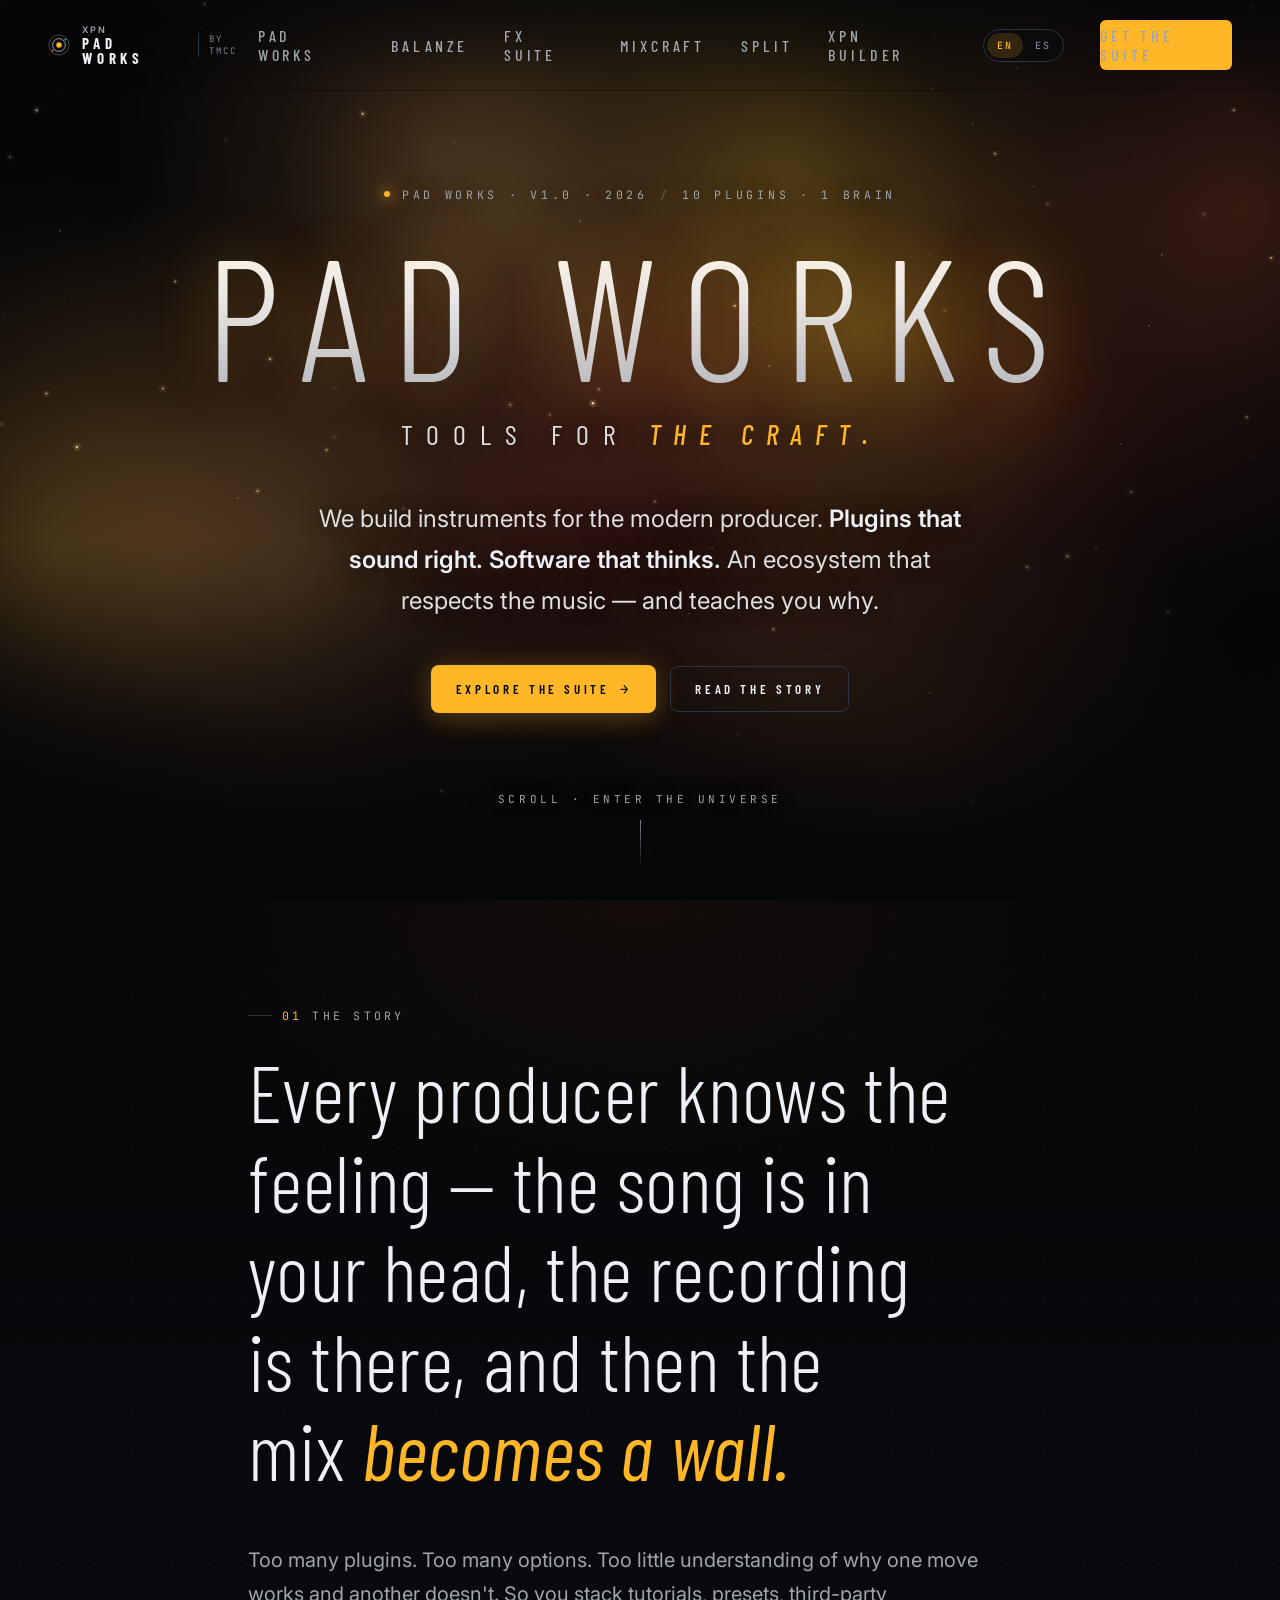
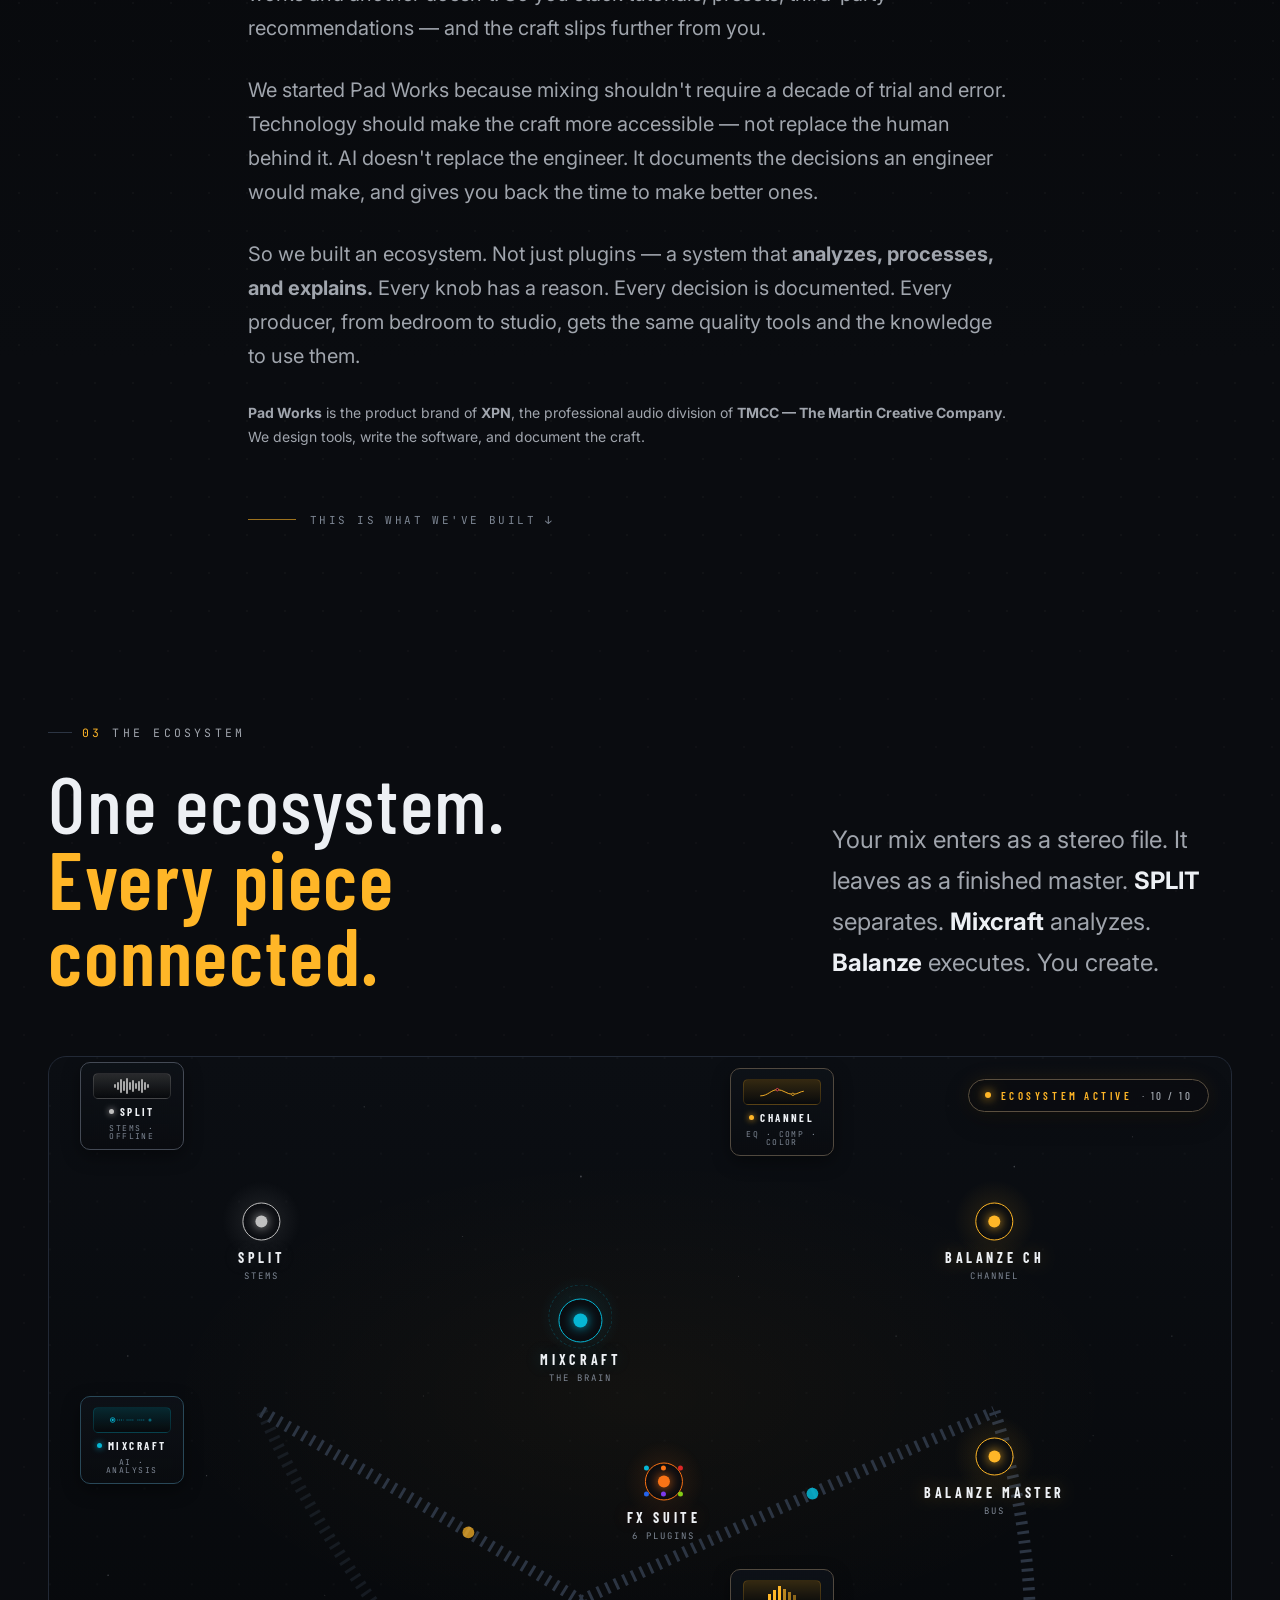
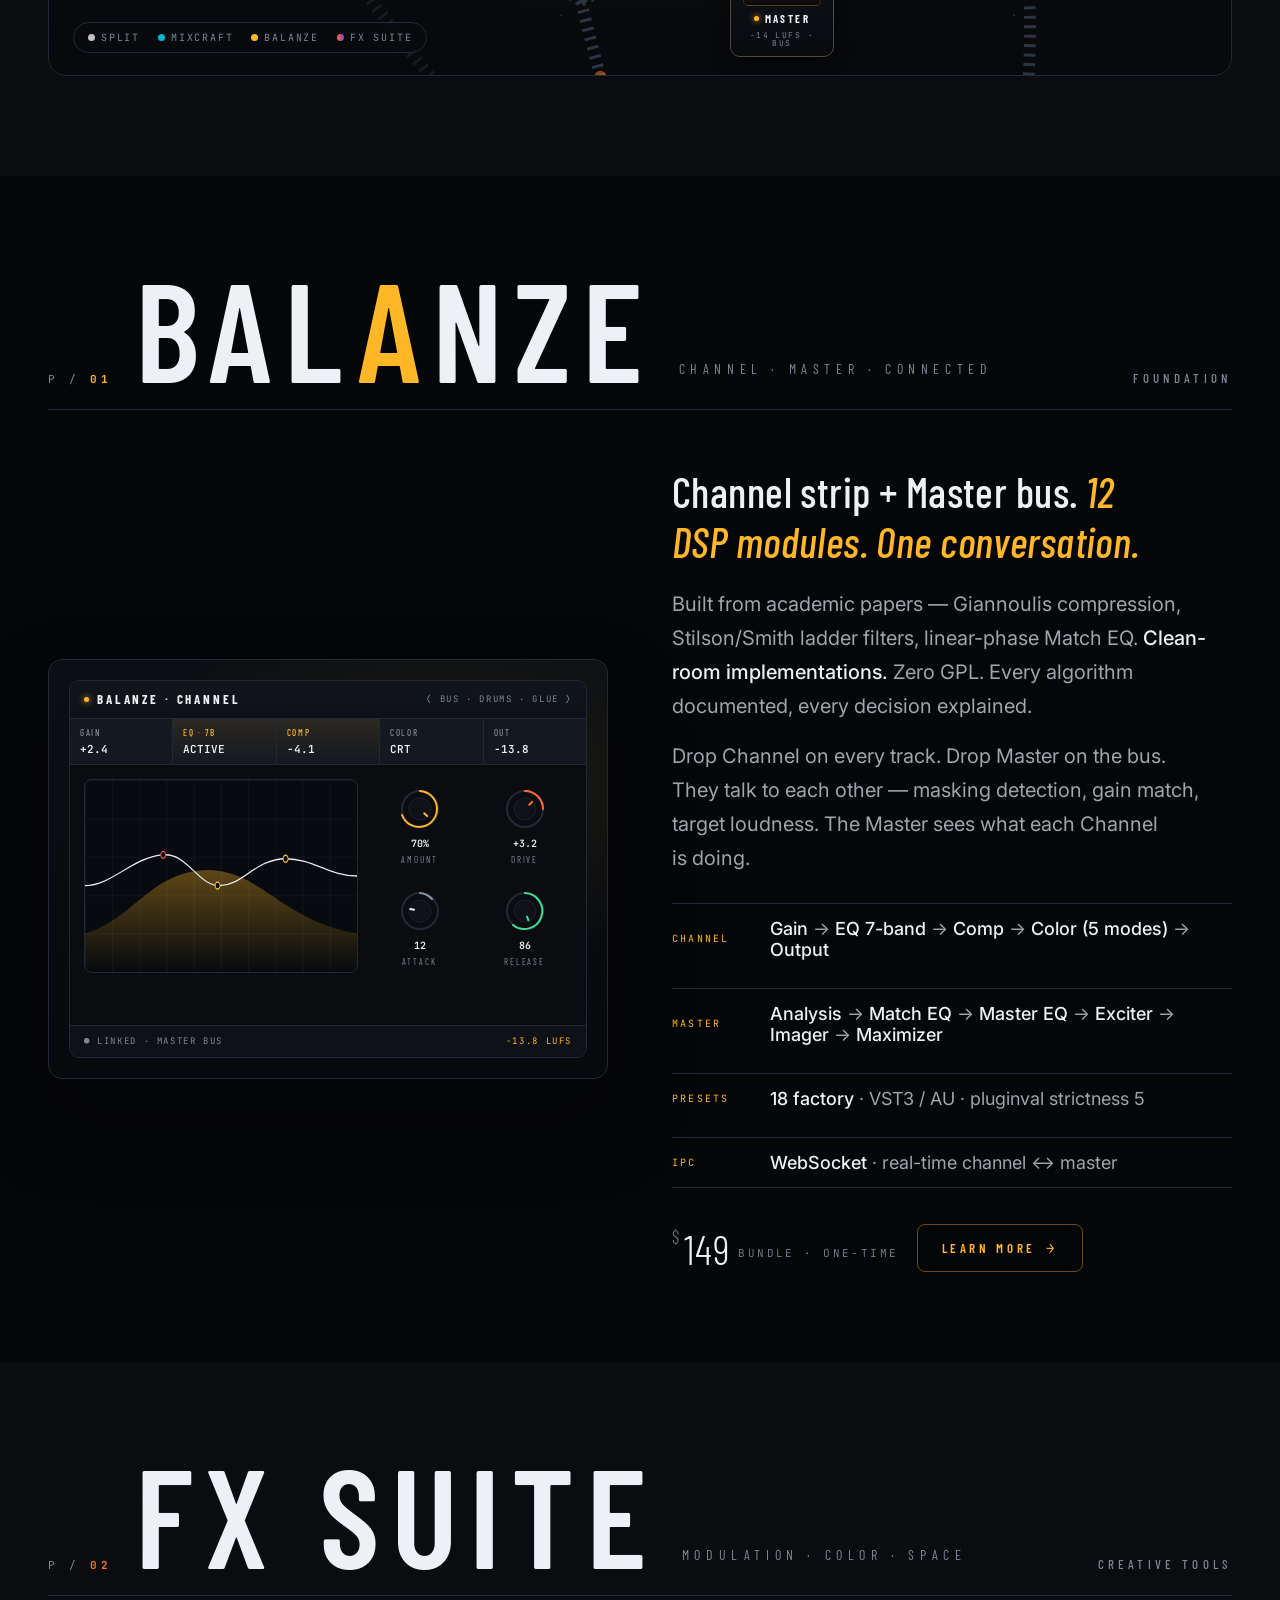
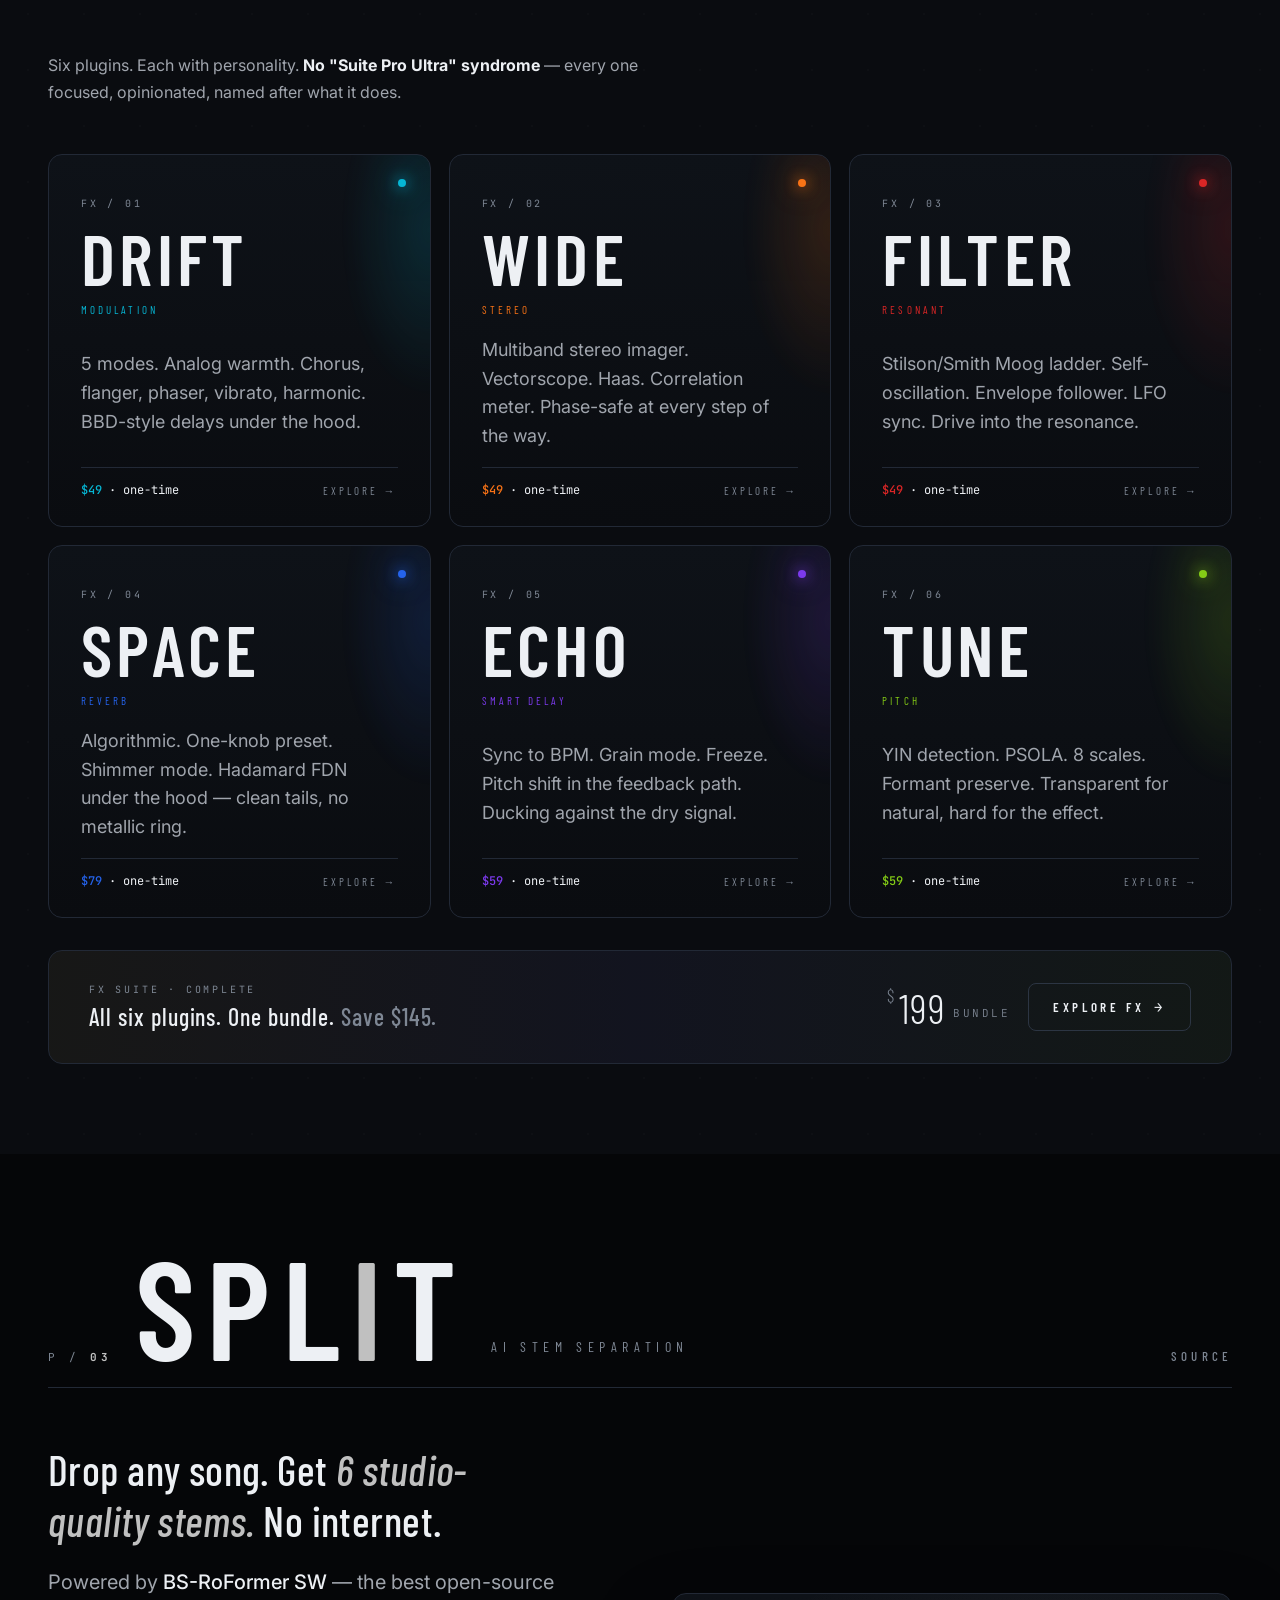
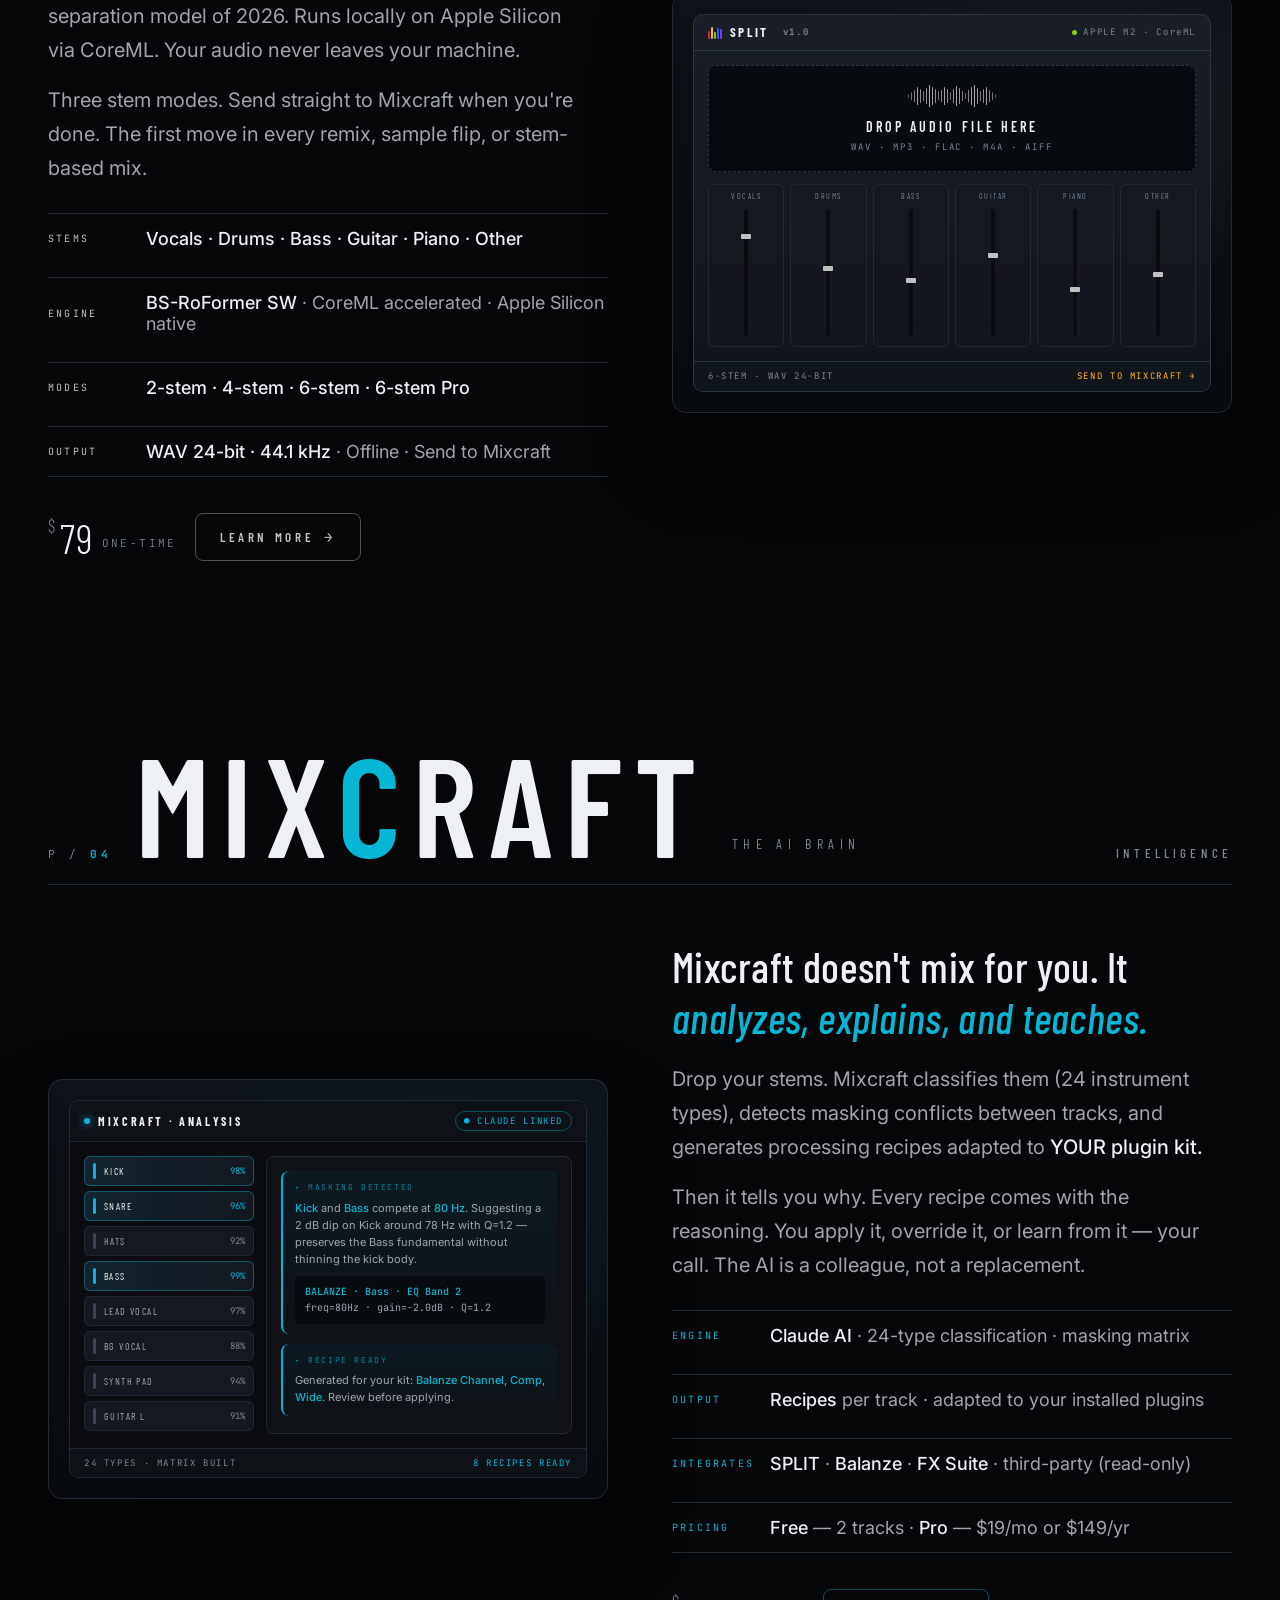
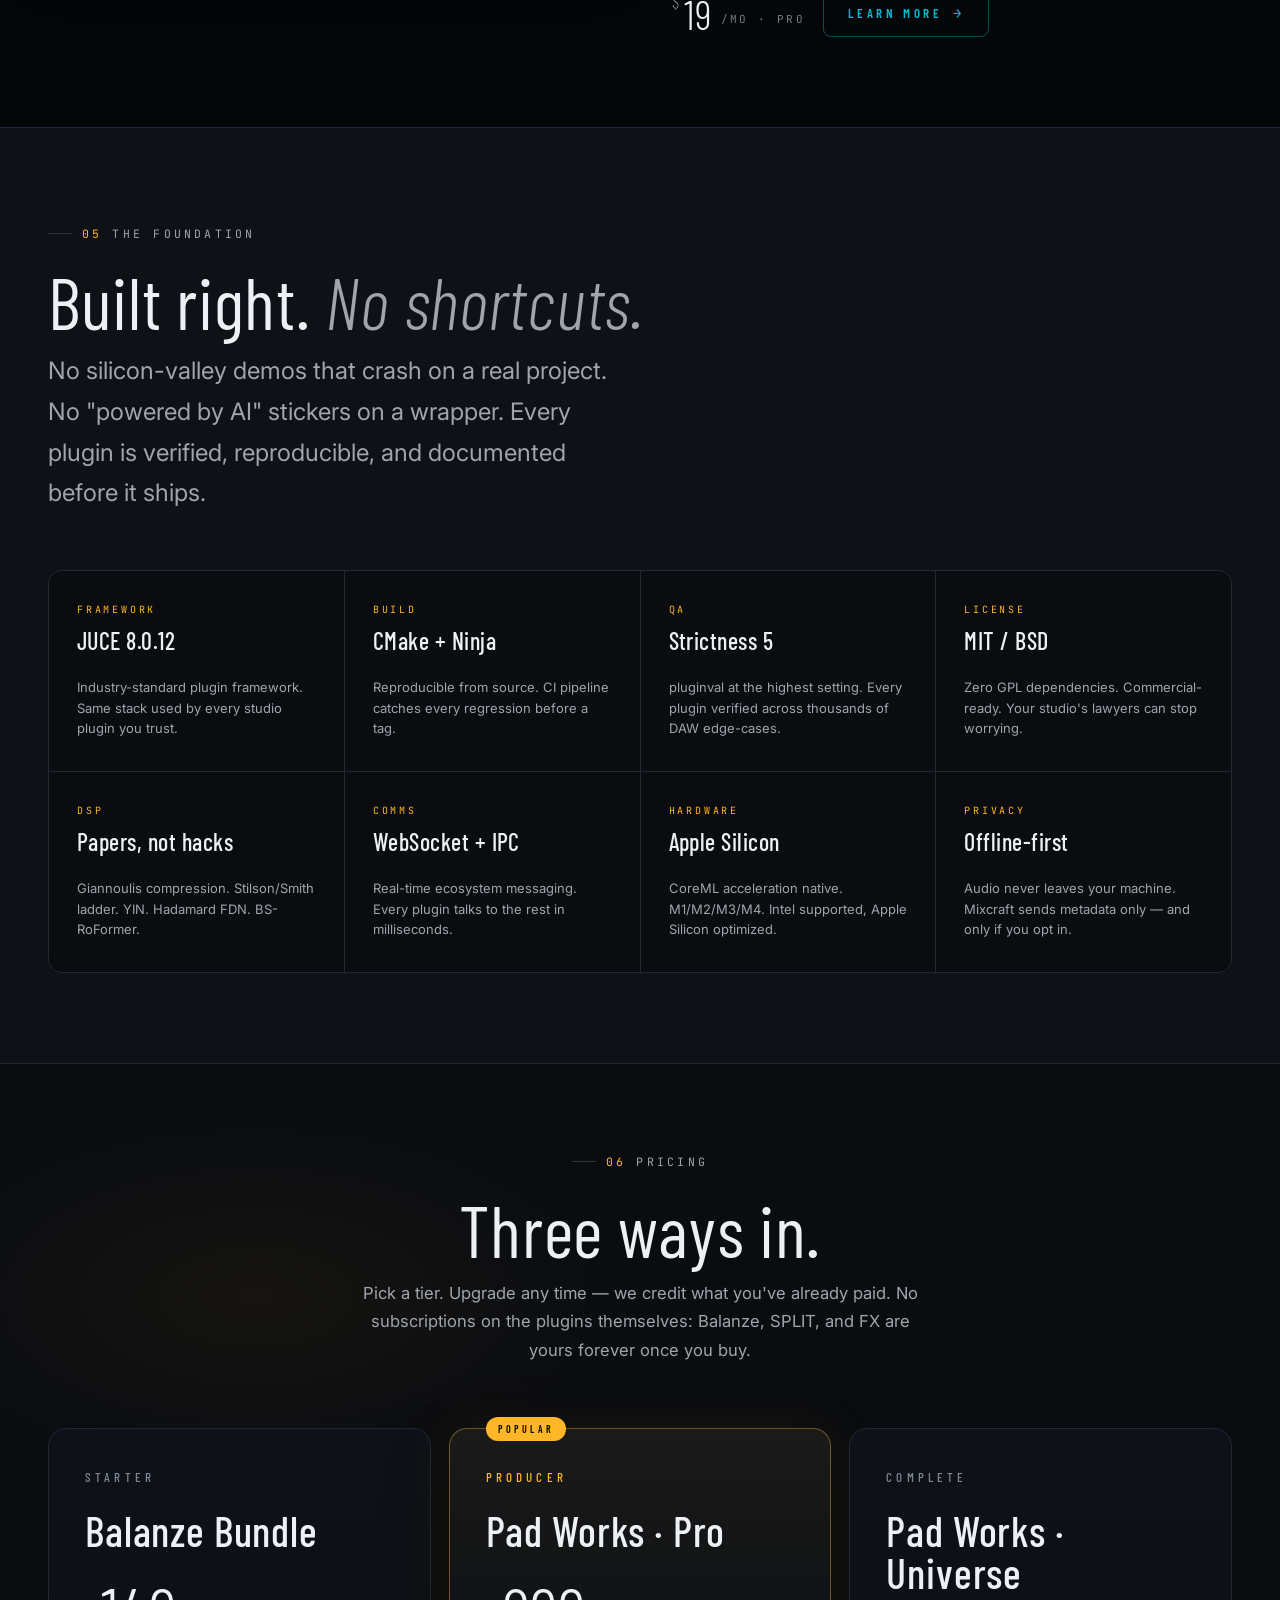
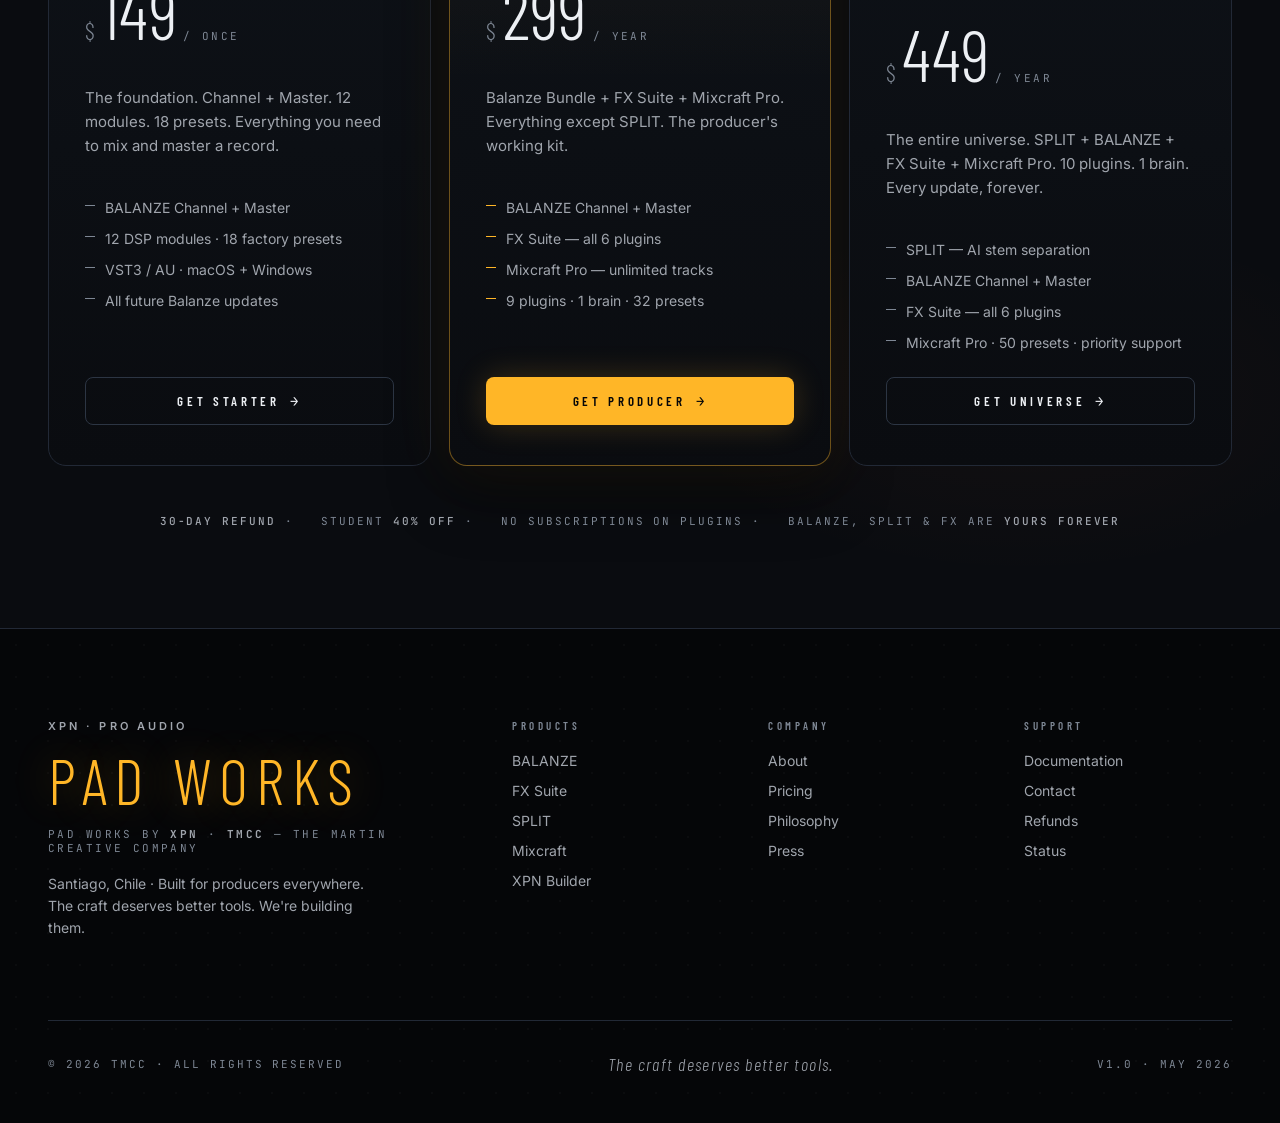
<file: index.html>
<!doctype html>
<html lang="en">
<head>
<meta charset="utf-8" />
<title>Pad Works — Tools for the craft.</title>
<meta name="viewport" content="width=1440" />
<script>
// Silence benign ResizeObserver loop warnings (host iframe noise) — must run before anything else
(function(){
  const re = /ResizeObserver loop/i;
  window.addEventListener('error', (e) => {
    if (e && e.message && re.test(e.message)) { e.stopImmediatePropagation(); e.preventDefault(); }
  }, true);
  const origErr = console.error;
  console.error = function(...args){
    try {
      if(args[0] && typeof args[0] === 'string' && re.test(args[0])) return;
      if(args[0] && args[0].message && re.test(args[0].message)) return;
    } catch(_){}
    origErr.apply(console, args);
  };
})();
</script>
<link rel="preconnect" href="https://fonts.googleapis.com" />
<link rel="preconnect" href="https://fonts.gstatic.com" crossorigin />
<link href="https://fonts.googleapis.com/css2?family=Barlow+Condensed:wght@200;300;400;500;600;700;800&family=Inter:wght@300;400;500;600;700&family=JetBrains+Mono:wght@400;500;600&display=swap" rel="stylesheet" />
<style>
  :root{
    /* surfaces */
    --void:#050608;
    --bg:#0A0C10;
    --bg-2:#0E1116;
    --panel:#141820;
    --panel-2:#1B2029;
    --line:#222936;
    --line-2:#2C3543;

    /* text */
    --text:#EDF0F4;
    --text-2:#A0A5AD;
    --text-3:#7E8794;
    --text-4:#3D4554;

    /* warm signature (universe) */
    --gold:#FFB627;
    --orange:#FF6B35;
    --ember:#8B1A1A;

    /* product accents */
    --silver:#C0C0C0;
    --cyan:#06B6D4;
    --balanze-gold:#FFB627;
    --drift:#06B6D4;
    --wide:#F97316;
    --filter:#DC2626;
    --space:#2563EB;
    --echo:#7C3AED;
    --tune:#84CC16;
  }

  *{box-sizing:border-box}
  html,body{margin:0;padding:0;background:var(--void);color:var(--text);font-family:'Inter',sans-serif;-webkit-font-smoothing:antialiased;text-rendering:optimizeLegibility}
  body{overflow-x:hidden}
  a{color:inherit;text-decoration:none}

  .mono{font-family:'JetBrains Mono',monospace;font-variant-numeric:tabular-nums}
  .cond{font-family:'Barlow Condensed',sans-serif;letter-spacing:.04em}

  /* ==================== NAV ==================== */
  .nav{
    position:fixed;top:0;left:0;right:0;z-index:60;
    display:flex;justify-content:space-between;align-items:center;
    padding:20px 48px;
    background:linear-gradient(180deg, rgba(5,6,8,.5) 0%, rgba(5,6,8,0) 100%);
    backdrop-filter:blur(0px);-webkit-backdrop-filter:blur(0px);
    transition:background .4s ease, backdrop-filter .4s ease, border-color .4s ease;
    border-bottom:1px solid transparent;
  }
  .nav.scrolled{
    background:rgba(10,12,16,.72);
    backdrop-filter:blur(14px);-webkit-backdrop-filter:blur(14px);
    border-bottom-color:var(--line);
  }
  .nav-brand{display:flex;align-items:center;gap:12px}
  .nav-brand .gly{width:22px;height:22px}
  .nav-brand .word{
    font-family:'Barlow Condensed',sans-serif;font-weight:700;
    font-size:15px;letter-spacing:.32em;text-transform:uppercase;color:var(--text);
  }
  .nav-brand .by{
    font-family:'JetBrains Mono',monospace;font-size:9px;letter-spacing:.22em;text-transform:uppercase;
    color:var(--text-3);padding-left:10px;border-left:1px solid var(--line-2);
  }
  .nav-links{display:flex;gap:36px;align-items:center}
  .nav-links a{
    font-family:'Barlow Condensed',sans-serif;font-weight:500;font-size:clamp(14px,1.1vw,16px);
    letter-spacing:.24em;text-transform:uppercase;color:var(--text-2);
    transition:color .2s ease;position:relative;padding:6px 0;
  }
  .nav-links a:hover{color:var(--text)}

  /* language toggle */
  .lang{
    display:inline-flex;align-items:center;background:rgba(10,12,16,.5);
    backdrop-filter:blur(8px);-webkit-backdrop-filter:blur(8px);
    border:1px solid var(--line-2);border-radius:99px;padding:3px;gap:2px;
    margin-left:4px;
  }
  .lang button{
    background:transparent;border:0;cursor:pointer;
    font-family:'JetBrains Mono',monospace;font-weight:500;font-size:10px;
    letter-spacing:.18em;color:var(--text-3);
    padding:6px 10px;border-radius:99px;
    transition:color .2s ease, background .2s ease;
  }
  .lang button:hover{color:var(--text-2)}
  .lang button.on{
    background:color-mix(in oklab, var(--gold) 16%, transparent);
    color:var(--gold);
  }
  .nav-cta{
    font-family:'Barlow Condensed',sans-serif;font-weight:600;font-size:12px;
    letter-spacing:.28em;text-transform:uppercase;color:var(--void);
    background:var(--gold);padding:10px 18px;border-radius:6px;
    transition:transform .2s ease, box-shadow .2s ease;
  }
  .nav-cta:hover{transform:translateY(-1px);box-shadow:0 8px 24px rgba(255,182,39,.25)}

  /* ==================== HERO ==================== */
  .hero{
    position:relative;height:100vh;min-height:680px;max-height:920px;width:100%;
    overflow:hidden;background:var(--void);
  }
  #nebula{
    position:absolute;inset:0;width:100%;height:100%;display:block;
    cursor:crosshair;
  }
  .hero-vignette{
    position:absolute;inset:0;pointer-events:none;
    background:
      radial-gradient(1200px 600px at 50% 40%, transparent 0%, rgba(5,6,8,.35) 65%, var(--void) 100%),
      linear-gradient(180deg, transparent 60%, var(--void) 100%);
  }
  .hero-inner{
    position:relative;z-index:2;
    height:100%;display:flex;flex-direction:column;align-items:center;justify-content:center;
    padding:0 48px;pointer-events:none;
  }
  .hero-meta{
    display:flex;align-items:center;gap:12px;
    font-family:'JetBrains Mono',monospace;font-size:clamp(11px,.9vw,13px);
    letter-spacing:.32em;text-transform:uppercase;color:var(--text-2);
    margin-bottom:36px;text-shadow:0 0 20px rgba(0,0,0,.8);
  }
  .hero-meta .dot{
    width:6px;height:6px;border-radius:50%;background:var(--gold);
    box-shadow:0 0 12px var(--gold), 0 0 24px var(--gold);
    animation:pulse 2.6s ease-in-out infinite;
  }
  @keyframes pulse{0%,100%{opacity:.6}50%{opacity:1}}

  .hero-word{
    font-family:'Barlow Condensed',sans-serif;font-weight:300;
    font-size:172px;line-height:.88;letter-spacing:.14em;
    text-transform:uppercase;margin:0;text-align:center;
    color:var(--text);
    text-shadow:
      0 0 60px rgba(255,182,39,.25),
      0 0 120px rgba(255,107,53,.15);
    background:linear-gradient(180deg, #FFF8E8 0%, #E8ECF2 40%, #B8BDC8 100%);
    -webkit-background-clip:text;background-clip:text;-webkit-text-fill-color:transparent;
  }
  .hero-tag{
    font-family:'Barlow Condensed',sans-serif;font-weight:400;
    font-size:clamp(20px,1.9vw,28px);letter-spacing:.5em;text-transform:uppercase;
    color:#E0E0E0;margin:28px 0 0;text-shadow:0 0 20px rgba(0,0,0,.8);
  }
  .hero-tag em{font-style:italic;color:var(--gold);font-weight:500;letter-spacing:.45em}

  .hero-sub{
    max-width:680px;margin:48px 0 0;text-align:center;
    font-size:clamp(17px,1.4vw,20px);line-height:1.7;color:#E0E0E0;
    font-weight:400;text-shadow:0 0 20px rgba(0,0,0,.8);
  }
  .hero-sub b{color:var(--text);font-weight:600}

  .hero-ctas{
    display:flex;gap:14px;align-items:center;margin-top:44px;pointer-events:auto;
  }
  .btn{
    display:inline-flex;align-items:center;gap:10px;
    padding:14px 24px;border-radius:8px;
    font-family:'Barlow Condensed',sans-serif;font-weight:600;font-size:13px;
    letter-spacing:.28em;text-transform:uppercase;
    cursor:pointer;border:1px solid transparent;
    transition:transform .2s ease, box-shadow .2s ease, background .2s ease, border-color .2s ease;
  }
  .btn.primary{
    background:var(--gold);color:var(--void);
    box-shadow:0 0 32px rgba(255,182,39,.2), 0 8px 24px rgba(255,182,39,.15);
  }
  .btn.primary:hover{transform:translateY(-2px);box-shadow:0 0 40px rgba(255,182,39,.32), 0 12px 32px rgba(255,182,39,.22)}
  .btn.ghost{background:transparent;color:var(--text);border-color:var(--line-2)}
  .btn.ghost:hover{border-color:var(--text-2);background:rgba(255,255,255,.02)}
  .btn .arr{font-family:'JetBrains Mono',monospace;font-weight:400;font-size:14px}

  .hero-scroll{
    position:absolute;bottom:32px;left:50%;transform:translateX(-50%);
    display:flex;flex-direction:column;align-items:center;gap:14px;z-index:3;
    pointer-events:none;
  }
  .hero-scroll .lbl{
    font-family:'JetBrains Mono',monospace;font-size:clamp(11px,.85vw,13px);letter-spacing:.32em;
    color:#A0A5AD;text-transform:uppercase;text-shadow:0 0 20px rgba(0,0,0,.8);
  }
  .hero-scroll .ln{
    width:1px;height:48px;background:linear-gradient(180deg, var(--text-3), transparent);
    position:relative;overflow:hidden;
  }
  .hero-scroll .ln::after{
    content:"";position:absolute;top:-24px;left:0;width:1px;height:24px;
    background:linear-gradient(180deg, transparent, var(--gold));
    animation:trickle 2.2s ease-in-out infinite;
  }
  @keyframes trickle{0%{top:-24px}100%{top:48px}}

  /* ==================== SECTION CHROME ==================== */
  section{position:relative}
  .container{max-width:1320px;margin:0 auto;padding:0 48px}
  .sec-tag{
    display:inline-flex;align-items:center;gap:10px;
    font-family:'JetBrains Mono',monospace;font-size:clamp(11px,.9vw,13px);letter-spacing:.28em;
    text-transform:uppercase;color:var(--text-2);margin-bottom:24px;
  }
  .sec-tag .num{color:var(--gold)}
  .sec-tag .dash{width:24px;height:1px;background:var(--line-2)}

  /* ==================== STORY ==================== */
  .story{
    padding:100px 0 100px;
    background:
      radial-gradient(900px 500px at 50% 0%, rgba(255,107,53,.06), transparent 60%),
      linear-gradient(180deg, var(--void) 0%, var(--bg) 80%);
    position:relative;overflow:hidden;
  }
  .story::before{
    content:"";position:absolute;inset:0;
    background-image:radial-gradient(rgba(255,255,255,.45) .8px, transparent .8px);
    background-size:38px 38px;background-position:0 0;
    opacity:.06;pointer-events:none;
  }
  .story-wrap{max-width:880px;margin:0 auto;padding:0 48px;position:relative}
  .story h2{
    font-family:'Barlow Condensed',sans-serif;font-weight:300;
    font-size:clamp(44px,4.8vw,72px);line-height:1.12;letter-spacing:.005em;
    margin:0 0 48px;color:var(--text);text-wrap:balance;
  }
  .story h2 em{font-style:italic;color:var(--gold);font-weight:400}
  .story p{
    font-size:clamp(18px,1.45vw,21px);line-height:1.7;color:var(--text-2);
    font-weight:400;margin:0 0 28px;max-width:760px;text-wrap:pretty;
  }
  .story p:last-of-type{color:var(--text);font-size:clamp(18px,1.4vw,20px)}
  .story-foot{
    margin-top:64px;display:flex;align-items:center;gap:14px;
    font-family:'JetBrains Mono',monospace;font-size:11px;letter-spacing:.22em;
    text-transform:uppercase;color:var(--text-3);
  }
  .story-foot .ln{width:48px;height:1px;background:var(--gold);opacity:.6}

  /* ==================== INSTRUMENTS (FX preview) ==================== */
  .instruments{
    padding:90px 0 100px;background:var(--bg);position:relative;overflow:hidden;
    border-top:1px solid var(--line);
  }
  .instruments::before{
    content:"";position:absolute;inset:0;
    background:
      radial-gradient(900px 400px at 50% 0%, rgba(255,107,53,.04), transparent 60%),
      radial-gradient(700px 300px at 100% 100%, rgba(124,58,237,.03), transparent 60%);
    pointer-events:none;
  }
  .instruments::after{
    content:"";position:absolute;inset:0;
    background-image:radial-gradient(rgba(255,255,255,.4) .8px, transparent .8px);
    background-size:48px 48px;opacity:.04;pointer-events:none;
  }
  .inst-head{
    display:flex;justify-content:space-between;align-items:flex-end;
    margin:0 0 56px;gap:48px;position:relative;
  }
  .inst-head h2{
    font-family:'Barlow Condensed',sans-serif;font-weight:400;
    font-size:74px;line-height:.95;letter-spacing:.005em;margin:0;
    color:var(--text);max-width:640px;text-wrap:balance;
  }
  .inst-head h2 em{font-style:italic;color:var(--text-2);font-weight:300}
  .inst-head h2 .ac{color:var(--gold);font-weight:500}
  .inst-head p{
    font-size:clamp(16px,1.3vw,19px);line-height:1.7;color:var(--text-2);
    max-width:380px;margin:0;padding-bottom:10px;text-wrap:pretty;
  }
  .inst-head p b{color:var(--text);font-weight:500}

  .tools-grid{
    display:grid;grid-template-columns:repeat(6, 1fr);gap:14px;position:relative;
  }
  .tool-card{
    --acc:#FFB627;
    position:relative;
    background:
      linear-gradient(180deg, color-mix(in oklab, var(--acc) 7%, transparent) 0%, transparent 35%),
      linear-gradient(180deg,#0E1218,#0A0C10);
    border:1px solid var(--line);
    border-radius:12px;
    padding:22px 20px 22px;
    display:flex;flex-direction:column;
    min-height:270px;
    text-decoration:none;color:inherit;
    transition:border-color .3s ease, transform .3s ease, box-shadow .3s ease;
    overflow:hidden;
  }
  .tool-card::before{
    content:"";position:absolute;left:0;top:22px;bottom:22px;width:2px;
    background:var(--acc);opacity:.45;
    transition:opacity .3s ease, width .3s ease;
  }
  .tool-card::after{
    content:"";position:absolute;top:-40%;right:-40%;width:90%;height:90%;
    border-radius:50%;
    background:radial-gradient(closest-side, color-mix(in oklab, var(--acc) 22%, transparent), transparent 70%);
    opacity:.55;transition:opacity .35s ease, transform .35s ease;pointer-events:none;
    filter:blur(4px);
  }
  .tool-card:hover{
    border-color:color-mix(in oklab, var(--acc) 40%, var(--line));
    transform:translateY(-5px);
    box-shadow:
      0 18px 40px rgba(0,0,0,.45),
      0 0 36px color-mix(in oklab, var(--acc) 12%, transparent);
  }
  .tool-card:hover::before{opacity:1;width:3px}
  .tool-card:hover::after{opacity:.95;transform:translate(-6%, 6%)}
  .tool-card .t-num{
    font-family:'JetBrains Mono',monospace;font-size:10px;letter-spacing:.28em;
    color:var(--text-3);text-transform:uppercase;
  }
  .tool-card .t-vis{
    flex:1;display:flex;align-items:center;justify-content:center;
    margin:18px 0 22px;min-height:64px;position:relative;z-index:1;
  }
  .tool-card .t-vis svg{display:block}
  .tool-card .t-name{
    font-family:'Barlow Condensed',sans-serif;font-weight:700;font-size:34px;
    line-height:.9;letter-spacing:.08em;text-transform:uppercase;
    color:var(--text);display:flex;align-items:center;gap:10px;margin:0 0 6px;
  }
  .tool-card .t-name .d{
    width:6px;height:6px;border-radius:50%;background:var(--acc);
    box-shadow:0 0 8px var(--acc), 0 0 16px var(--acc);
  }
  .tool-card .t-tag{
    font-family:'Barlow Condensed',sans-serif;font-weight:500;font-size:11px;
    letter-spacing:.28em;text-transform:uppercase;color:var(--acc);margin:0 0 12px;
  }
  .tool-card .t-one{
    font-size:clamp(13px,1vw,14px);line-height:1.55;color:var(--text-2);text-wrap:pretty;margin:0;
  }
  .inst-foot{
    margin-top:28px;padding:22px 32px;
    border:1px solid var(--line);border-radius:14px;
    background:linear-gradient(90deg,
      rgba(6,182,212,.04),
      rgba(249,115,22,.04),
      rgba(220,38,38,.04),
      rgba(37,99,235,.04),
      rgba(124,58,237,.04),
      rgba(132,204,22,.04));
    display:flex;justify-content:space-between;align-items:center;gap:24px;flex-wrap:wrap;
  }
  .inst-foot .l{display:flex;flex-direction:column;gap:4px}
  .inst-foot .l .kicker{
    font-family:'JetBrains Mono',monospace;font-size:10px;letter-spacing:.28em;
    color:var(--text-3);text-transform:uppercase;
  }
  .inst-foot .l .ttl{
    font-family:'Barlow Condensed',sans-serif;font-weight:500;font-size:22px;
    letter-spacing:.04em;color:var(--text);
  }
  .inst-foot .l .ttl b{color:var(--gold);font-weight:600}
  .inst-foot .r{display:flex;align-items:center;gap:18px}
  .inst-foot .price-tag{
    font-family:'Barlow Condensed',sans-serif;font-weight:300;
    font-size:36px;line-height:1;letter-spacing:.02em;color:var(--text);
  }
  .inst-foot .price-tag .cur{font-size:16px;color:var(--text-3);vertical-align:top;padding-right:3px}
  .inst-foot .price-tag .unit{
    font-family:'JetBrains Mono',monospace;font-size:10px;letter-spacing:.22em;
    color:var(--text-3);text-transform:uppercase;display:inline-block;margin-left:6px;vertical-align:middle;
  }
  .inst-foot .lk{
    font-family:'Barlow Condensed',sans-serif;font-weight:600;font-size:13px;
    letter-spacing:.28em;text-transform:uppercase;color:var(--void);
    background:var(--gold);padding:12px 20px;border-radius:8px;
    display:inline-flex;align-items:center;gap:8px;
    transition:transform .2s ease, box-shadow .2s ease;
  }
  .inst-foot .lk:hover{transform:translateY(-2px);box-shadow:0 12px 32px rgba(255,182,39,.22)}

  /* ==================== ECOSYSTEM ==================== */
  .ecosystem{
    padding:90px 0 100px;
    background:var(--bg);position:relative;overflow:hidden;
  }
  .ecosystem::before{
    content:"";position:absolute;inset:0;
    background-image:radial-gradient(rgba(255,255,255,.45) .8px, transparent .8px);
    background-size:48px 48px;background-position:0 0;opacity:.05;pointer-events:none;
  }
  .eco-head{display:flex;justify-content:space-between;align-items:flex-end;margin-bottom:64px;gap:48px}
  .eco-head h2{
    font-family:'Barlow Condensed',sans-serif;font-weight:500;
    font-size:80px;line-height:.95;letter-spacing:.02em;margin:0;
    color:var(--text);max-width:560px;text-wrap:balance;
  }
  .eco-head h2 .glow{color:var(--gold);font-weight:600}
  .eco-head p{
    font-size:clamp(16px,1.3vw,19px);line-height:1.7;color:var(--text-2);max-width:400px;margin:0;
    padding-bottom:8px;text-wrap:pretty;
  }
  .eco-map{
    position:relative;height:620px;
    border:1px solid var(--line);border-radius:18px;
    background:
      radial-gradient(800px 400px at 50% 55%, rgba(255,182,39,.04), transparent 60%),
      linear-gradient(180deg, #0B0E13 0%, #07090C 100%);
    overflow:hidden;cursor:crosshair;
  }
  .eco-bg{position:absolute;inset:0;width:100%;height:100%;pointer-events:none}

  /* cursor follower halo — smooth lerped, intensifies near nodes */
  .eco-cursor{
    position:absolute;width:200px;height:200px;border-radius:50%;
    left:0;top:0;pointer-events:none;z-index:2;
    background:radial-gradient(closest-side,
      color-mix(in oklab, var(--cur, #FFB627) 16%, transparent),
      transparent 72%);
    transform:translate3d(-9999px,-9999px,0) translate(-50%,-50%) scale(var(--cs,1));
    transition:background .4s ease;
    mix-blend-mode:screen;
    opacity:0;
  }
  .eco-map.has-cursor .eco-cursor{opacity:1}

  /* ecosystem active pill (top right) */
  .eco-pill{
    position:absolute;top:22px;right:22px;z-index:5;
    display:inline-flex;align-items:center;gap:10px;
    padding:9px 16px;border-radius:99px;
    background:rgba(10,12,16,.7);backdrop-filter:blur(12px);-webkit-backdrop-filter:blur(12px);
    border:1px solid color-mix(in oklab, var(--gold) 28%, var(--line));
    font-family:'Barlow Condensed',sans-serif;font-weight:600;font-size:11px;
    letter-spacing:.32em;text-transform:uppercase;color:var(--gold);
    box-shadow:0 8px 24px rgba(0,0,0,.3), 0 0 24px rgba(255,182,39,.08);
  }
  .eco-pill .d{
    width:6px;height:6px;border-radius:50%;background:var(--gold);
    box-shadow:0 0 10px var(--gold), 0 0 20px var(--gold);
    animation:pulse 2.2s ease-in-out infinite;
  }
  .eco-pill em{font-style:normal;color:var(--text-2);font-weight:500;letter-spacing:.22em}

  /* legend bottom */
  .eco-legend{
    position:absolute;left:24px;bottom:22px;display:flex;gap:18px;align-items:center;
    font-family:'JetBrains Mono',monospace;font-size:10px;letter-spacing:.18em;
    text-transform:uppercase;color:var(--text-3);z-index:5;
    background:rgba(10,12,16,.55);backdrop-filter:blur(6px);
    padding:8px 14px;border-radius:99px;border:1px solid var(--line);
  }
  .eco-legend .item{display:flex;align-items:center;gap:6px}
  .eco-legend .sw{width:7px;height:7px;border-radius:50%}

  /* MAIN HUBS — HTML-positioned for precise smooth hover */
  .eco-hub{
    --hub:#FFB627;
    position:absolute;transform:translate(-50%,-50%);
    display:flex;flex-direction:column;align-items:center;gap:8px;
    z-index:4;cursor:pointer;
  }
  .eco-hub .halo{
    position:absolute;left:50%;top:18px;
    width:160px;height:160px;border-radius:50%;
    transform:translate(-50%,-50%) scale(.7);
    background:radial-gradient(closest-side,
      color-mix(in oklab, var(--hub) 28%, transparent),
      transparent 72%);
    pointer-events:none;
    transition:transform .55s cubic-bezier(.2,.7,.2,1), opacity .4s ease;
    opacity:.45;
  }
  .eco-hub:hover .halo,.eco-hub.near .halo{
    transform:translate(-50%,-50%) scale(1.5);
    opacity:1;
  }
  .eco-hub .ring{
    width:38px;height:38px;border-radius:50%;
    border:1.8px solid var(--hub);background:#0A0C10;
    display:flex;align-items:center;justify-content:center;
    position:relative;
    transition:transform .35s cubic-bezier(.2,.7,.2,1), box-shadow .35s ease;
  }
  .eco-hub .ring::after{
    content:"";width:12px;height:12px;border-radius:50%;
    background:var(--hub);box-shadow:0 0 12px var(--hub);
    transition:transform .35s ease;
  }
  .eco-hub.lg .ring{width:44px;height:44px}
  .eco-hub.lg .ring::after{width:14px;height:14px}
  .eco-hub:hover .ring,.eco-hub.near .ring{
    transform:scale(1.12);
    box-shadow:0 0 0 4px color-mix(in oklab, var(--hub) 14%, transparent),
               0 0 24px color-mix(in oklab, var(--hub) 45%, transparent);
  }
  .eco-hub:hover .ring::after,.eco-hub.near .ring::after{transform:scale(1.15)}
  /* mixcraft has an extra orbit ring */
  .eco-hub.lg .ring{
    box-shadow:0 0 0 0 transparent;
  }
  .eco-hub .orbit{
    position:absolute;left:50%;top:18px;transform:translate(-50%,-50%);
    width:64px;height:64px;border-radius:50%;
    border:1px dashed color-mix(in oklab, var(--hub) 35%, transparent);
    opacity:.6;animation:hubSpin 14s linear infinite;
    pointer-events:none;
  }
  @keyframes hubSpin{to{transform:translate(-50%,-50%) rotate(360deg)}}
  .eco-hub .lbl{
    font-family:'Barlow Condensed',sans-serif;font-weight:700;font-size:14px;
    letter-spacing:.26em;text-transform:uppercase;color:var(--text);
    white-space:nowrap;text-align:center;
    text-shadow:0 0 16px color-mix(in oklab, var(--hub) 25%, transparent);
  }
  .eco-hub .sub{
    font-family:'JetBrains Mono',monospace;font-size:9px;letter-spacing:.22em;
    text-transform:uppercase;color:var(--text-3);margin-top:-4px;
  }
  /* fx cluster — show 6 dots inside the ring */
  .eco-hub .fx-dots{
    position:absolute;left:50%;top:50%;transform:translate(-50%,-50%);
    width:48px;height:48px;
    display:grid;grid-template-columns:repeat(3,1fr);gap:3px;
    place-items:center;
  }
  .eco-hub .fx-dots span{width:5px;height:5px;border-radius:50%}

  /* CONNECTION LINES — SVG only for these */
  .eco-lines{position:absolute;inset:0;pointer-events:none;z-index:1}

  /* PLUGIN MINI-THUMBNAILS — Aladin reveal */
  .eco-chip{
    --acc:#FFB627;
    position:absolute;transform:translate(-50%,-50%);
    width:104px;padding:10px 12px 9px;
    background:linear-gradient(180deg, rgba(14,18,24,.92), rgba(10,12,16,.78));
    backdrop-filter:blur(6px);-webkit-backdrop-filter:blur(6px);
    border:1px solid color-mix(in oklab, var(--acc) 24%, var(--line));
    border-radius:10px;
    display:flex;flex-direction:column;gap:7px;
    cursor:pointer;z-index:3;user-select:none;
    box-shadow:0 6px 18px rgba(0,0,0,.4);
    /* aladin starting state */
    opacity:0;
    filter:blur(18px) brightness(1.6);
    transform:translate(-50%, calc(-50% + 18px)) scale(.5) rotate(var(--rot,-4deg));
    transition:
      opacity 1.1s cubic-bezier(.2,.7,.2,1),
      filter 1.1s cubic-bezier(.2,.7,.2,1),
      transform 1.1s cubic-bezier(.2,.7,.2,1),
      border-color .3s ease,
      box-shadow .3s ease;
  }
  .eco-map.in .eco-chip{
    opacity:1;
    filter:blur(0) brightness(1);
    transform:translate(-50%,-50%) scale(1) rotate(0);
  }
  .eco-map.in .eco-chip:hover{
    border-color:var(--acc);
    box-shadow:0 10px 28px color-mix(in oklab, var(--acc) 22%, transparent),
               0 0 32px color-mix(in oklab, var(--acc) 18%, transparent);
    transform:translate(-50%,-50%) scale(1.08);
    z-index:6;
  }
  .eco-chip .vis{
    height:26px;border-radius:5px;
    background:
      linear-gradient(180deg, color-mix(in oklab, var(--acc) 18%, transparent), transparent),
      #07090C;
    border:1px solid color-mix(in oklab, var(--acc) 18%, transparent);
    position:relative;overflow:hidden;
    display:flex;align-items:center;justify-content:center;
  }
  .eco-chip .name{
    font-family:'Barlow Condensed',sans-serif;font-weight:700;font-size:11px;
    letter-spacing:.22em;text-transform:uppercase;color:var(--text);
    text-align:center;display:flex;align-items:center;justify-content:center;gap:6px;line-height:1;
  }
  .eco-chip .name .d{
    width:5px;height:5px;border-radius:50%;background:var(--acc);
    box-shadow:0 0 6px var(--acc);flex:none;
  }
  .eco-chip .tag{
    font-family:'JetBrains Mono',monospace;font-size:8px;letter-spacing:.18em;
    text-transform:uppercase;color:var(--text-3);text-align:center;line-height:1;
  }
  /* mini visuals inside chip */
  .eco-chip .wv{display:flex;gap:1.5px;align-items:center;height:100%}
  .eco-chip .wv span{width:1.5px;background:var(--acc);border-radius:1px;opacity:.85}
  .eco-chip .kn{
    width:18px;height:18px;border-radius:50%;
    border:1.5px solid var(--acc);background:#070A0E;position:relative;
  }
  .eco-chip .kn::after{
    content:"";position:absolute;top:2px;left:50%;width:1.5px;height:5px;
    background:var(--acc);border-radius:1px;
    transform:translateX(-50%) rotate(var(--rot,40deg));
    transform-origin:50% 100%;
  }
  .eco-chip .ar{
    width:22px;height:14px;border-radius:50% 50% 0 0/100% 100% 0 0;
    border:1.5px solid var(--acc);border-bottom:0;
  }
  .eco-chip .grid6{display:grid;grid-template-columns:repeat(3,4px);gap:2px}
  .eco-chip .grid6 span{width:4px;height:4px;border-radius:50%;background:var(--acc)}
  .eco-chip .grid6 span:nth-child(odd){opacity:.5}

  /* chip plumes (extra Aladin smoke per chip) */
  .eco-chip .smoke{
    position:absolute;left:50%;top:50%;width:80px;height:80px;
    border-radius:50%;pointer-events:none;
    background:radial-gradient(closest-side, color-mix(in oklab, var(--acc) 30%, transparent), transparent 70%);
    transform:translate(-50%,-50%) scale(.2);opacity:0;
    transition:transform 1.4s ease, opacity 1.4s ease;
  }
  .eco-map.in .eco-chip .smoke{
    transform:translate(-50%,-50%) scale(1.8);opacity:0;
  }

  /* tooltip */

  /* ==================== PRODUCTS — section frame ==================== */
  .product{padding:90px 0;position:relative;overflow:hidden}
  .product-head{
    display:grid;grid-template-columns:auto 1fr auto;gap:24px;align-items:baseline;
    margin-bottom:56px;padding-bottom:20px;border-bottom:1px solid var(--line);
  }
  .product-no{
    font-family:'JetBrains Mono',monospace;font-size:11px;letter-spacing:.32em;
    color:var(--text-3);
  }
  .product-no b{color:var(--prod, var(--gold))}
  .product-kind{
    font-family:'Barlow Condensed',sans-serif;font-weight:500;font-size:13px;
    letter-spacing:.32em;text-transform:uppercase;color:var(--text-3);text-align:right;
  }

  .product-title{
    display:flex;align-items:flex-end;gap:24px;flex-wrap:wrap;
  }
  .product-title h2{
    font-family:'Barlow Condensed',sans-serif;font-weight:600;
    font-size:140px;line-height:.88;letter-spacing:.08em;
    text-transform:uppercase;margin:0;color:var(--text);
  }
  .product-title h2 .accent{color:var(--prod, var(--gold))}
  .product-tag{
    font-family:'Barlow Condensed',sans-serif;font-weight:400;
    font-size:14px;letter-spacing:.4em;text-transform:uppercase;
    color:var(--text-3);padding-bottom:12px;
  }

  .product-body{
    display:grid;grid-template-columns:1fr 1fr;gap:64px;align-items:center;
    margin-top:56px;
  }
  .product-copy h3{
    font-family:'Barlow Condensed',sans-serif;font-weight:500;font-size:clamp(28px,2.6vw,38px);
    line-height:1.2;letter-spacing:.01em;margin:0 0 20px;color:var(--text);text-wrap:balance;
  }
  .product-copy p{
    font-size:clamp(16px,1.3vw,19px);line-height:1.7;color:var(--text-2);margin:0 0 16px;max-width:540px;text-wrap:pretty;
  }
  .product-copy p b{color:var(--text);font-weight:500}
  .spec-list{
    margin:28px 0 0;padding:0;list-style:none;
    display:flex;flex-direction:column;gap:14px;
  }
  .spec-list li{
    display:grid;grid-template-columns:80px 1fr;gap:18px;align-items:center;
    padding:14px 0;border-top:1px solid var(--line);
    font-size:clamp(14px,1.1vw,16px);color:var(--text-2);
  }
  .spec-list li:last-child{border-bottom:1px solid var(--line)}
  .spec-list .k{
    font-family:'JetBrains Mono',monospace;font-size:10px;letter-spacing:.22em;
    text-transform:uppercase;color:var(--prod, var(--gold));
  }
  .spec-list .v b{color:var(--text);font-weight:500}

  .product-foot{
    display:flex;align-items:center;gap:18px;margin-top:36px;
  }
  .price-tag{
    font-family:'Barlow Condensed',sans-serif;font-weight:300;
    font-size:42px;line-height:1;letter-spacing:.02em;color:var(--text);
  }
  .price-tag .cur{font-size:18px;color:var(--text-3);vertical-align:top;padding-right:4px}
  .price-tag .unit{
    font-family:'JetBrains Mono',monospace;font-size:11px;letter-spacing:.22em;
    color:var(--text-3);text-transform:uppercase;display:inline-block;margin-left:8px;vertical-align:middle;
  }
  .btn.prod{
    background:transparent;color:var(--prod, var(--gold));border-color:color-mix(in oklab, var(--prod, var(--gold)) 40%, transparent);
  }
  .btn.prod:hover{
    background:color-mix(in oklab, var(--prod, var(--gold)) 12%, transparent);
    border-color:var(--prod, var(--gold));
    box-shadow:0 0 24px color-mix(in oklab, var(--prod, var(--gold)) 22%, transparent);
  }

  /* product visual frame */
  .product-vis{
    position:relative;border:1px solid var(--line);border-radius:14px;
    background:linear-gradient(180deg,#0B0E13,#07090C);
    aspect-ratio:4/3;overflow:hidden;
    box-shadow:0 40px 80px rgba(0,0,0,.4);
  }
  .product-vis::before{
    content:"";position:absolute;inset:0;
    background:radial-gradient(600px 300px at 70% 30%, color-mix(in oklab, var(--prod) 8%, transparent), transparent 60%);
    pointer-events:none;
  }
  .product-vis.reverse + .product-copy{order:-1}

  /* ==================== BALANZE plugin mockup ==================== */
  .bz-mock{position:absolute;inset:20px;border:1px solid var(--line);border-radius:10px;background:var(--bg);overflow:hidden;display:grid;grid-template-rows:38px 1fr 32px}
  .bz-head{display:flex;align-items:center;justify-content:space-between;padding:0 14px;border-bottom:1px solid var(--line);background:linear-gradient(180deg,#11151C,#0E1218)}
  .bz-head .name{display:flex;align-items:center;gap:8px;font-family:'Barlow Condensed';font-weight:700;font-size:13px;letter-spacing:.22em;text-transform:uppercase;color:var(--text)}
  .bz-head .name .d{width:5px;height:5px;border-radius:50%;background:var(--balanze-gold);box-shadow:0 0 6px var(--balanze-gold)}
  .bz-head .preset{font-family:'JetBrains Mono';font-size:9px;color:var(--text-3);letter-spacing:.18em;text-transform:uppercase}
  .bz-modules{display:grid;grid-template-columns:repeat(5,1fr);gap:1px;background:var(--line);border-bottom:1px solid var(--line)}
  .bz-mod{background:var(--panel);padding:8px 10px;display:flex;flex-direction:column;gap:4px}
  .bz-mod.on{background:linear-gradient(180deg, rgba(255,182,39,.10), transparent), var(--panel)}
  .bz-mod .mname{font-family:'Barlow Condensed';font-size:9px;letter-spacing:.18em;text-transform:uppercase;color:var(--text-3);font-weight:500}
  .bz-mod.on .mname{color:var(--balanze-gold)}
  .bz-mod .mval{font-family:'JetBrains Mono';font-size:11px;color:var(--text);font-weight:600}
  .bz-body{padding:14px;display:grid;grid-template-columns:1fr 200px;gap:14px;min-height:0}
  .bz-eq{border:1px solid var(--line);border-radius:8px;background:#070A0E;position:relative;overflow:hidden}
  .bz-knobs{display:grid;grid-template-columns:1fr 1fr;gap:10px;align-content:start}
  .bz-knob{display:flex;flex-direction:column;align-items:center;gap:4px;padding:6px}
  .bz-knob .ksvg{width:48px;height:48px}
  .bz-knob .kv{font-family:'JetBrains Mono';font-size:10px;color:var(--text);font-weight:600}
  .bz-knob .kl{font-family:'Barlow Condensed';font-size:9px;letter-spacing:.22em;text-transform:uppercase;color:var(--text-3)}
  .bz-foot{display:flex;align-items:center;justify-content:space-between;padding:0 14px;border-top:1px solid var(--line);background:var(--bg-2);font-family:'JetBrains Mono';font-size:9px;letter-spacing:.18em;color:var(--text-3);text-transform:uppercase}
  .bz-foot .lufs{color:var(--balanze-gold)}

  /* ==================== FX SUITE grid ==================== */
  .fx{
    padding:90px 0;background:var(--bg);position:relative;overflow:hidden;
  }
  .fx::before{
    content:"";position:absolute;inset:0;
    background-image:radial-gradient(rgba(255,255,255,.4) .8px, transparent .8px);
    background-size:56px 56px;opacity:.04;pointer-events:none;
  }
  .fx-grid{
    display:grid;grid-template-columns:repeat(3,1fr);gap:18px;margin-top:48px;
  }
  .fx-card{
    --acc:var(--gold);
    position:relative;border:1px solid var(--line);border-radius:14px;
    background:linear-gradient(180deg,#0E1218,#0A0C10);
    padding:36px 32px 28px;min-height:280px;overflow:hidden;
    transition:border-color .25s ease, transform .25s ease;
    display:flex;flex-direction:column;justify-content:space-between;
  }
  .fx-card:hover{
    border-color:color-mix(in oklab, var(--acc) 40%, var(--line));
    transform:translateY(-4px);
  }
  .fx-card::before{
    content:"";position:absolute;top:-40%;right:-30%;width:60%;height:120%;
    background:radial-gradient(closest-side, color-mix(in oklab, var(--acc) 22%, transparent), transparent 75%);
    opacity:.7;transition:opacity .3s ease;pointer-events:none;filter:blur(8px);
  }
  .fx-card:hover::before{opacity:1}
  .fx-card .glow-dot{
    position:absolute;top:24px;right:24px;width:8px;height:8px;border-radius:50%;
    background:var(--acc);box-shadow:0 0 14px var(--acc), 0 0 28px var(--acc);
  }
  .fx-card .num{
    font-family:'JetBrains Mono',monospace;font-size:10px;letter-spacing:.28em;
    color:var(--text-3);text-transform:uppercase;
  }
  .fx-card h3{
    font-family:'Barlow Condensed',sans-serif;font-weight:600;
    font-size:64px;line-height:.9;letter-spacing:.06em;text-transform:uppercase;
    margin:14px 0 8px;color:var(--text);
  }
  .fx-card .tag{
    font-family:'Barlow Condensed',sans-serif;font-weight:400;font-size:11px;
    letter-spacing:.28em;text-transform:uppercase;color:var(--acc);margin-bottom:auto;
  }
  .fx-card p{
    font-size:clamp(14px,1.05vw,16px);line-height:1.6;color:var(--text-2);margin:18px 0 16px;max-width:300px;
  }
  .fx-card .price{
    font-family:'JetBrains Mono',monospace;font-size:12px;color:var(--text);
    display:flex;justify-content:space-between;align-items:center;
    padding-top:14px;border-top:1px solid var(--line);
  }
  .fx-card .price b{color:var(--acc);font-weight:500}
  .fx-card .price a{
    font-family:'Barlow Condensed',sans-serif;font-size:11px;letter-spacing:.28em;text-transform:uppercase;
    color:var(--text-3);
  }

  .fx-bundle{
    margin-top:32px;
    border:1px solid var(--line);border-radius:14px;
    padding:32px 40px;display:flex;align-items:center;justify-content:space-between;gap:32px;
    background:
      linear-gradient(90deg, rgba(255,182,39,.04), rgba(124,92,255,.04), rgba(132,204,22,.04)),
      var(--bg-2);
  }
  .fx-bundle .l{display:flex;flex-direction:column;gap:6px}
  .fx-bundle .l .kicker{font-family:'JetBrains Mono';font-size:10px;letter-spacing:.28em;color:var(--text-3);text-transform:uppercase}
  .fx-bundle .l .ttl{font-family:'Barlow Condensed';font-weight:500;font-size:24px;letter-spacing:.04em;color:var(--text)}
  .fx-bundle .r{display:flex;align-items:center;gap:18px}

  /* ==================== SPLIT mockup ==================== */
  .split-mock{position:absolute;inset:20px;border:1px solid #2C3543;border-radius:10px;background:linear-gradient(180deg,#1A1E26,#10141B);overflow:hidden;display:grid;grid-template-rows:36px 1fr 30px}
  .split-head{display:flex;align-items:center;justify-content:space-between;padding:0 14px;border-bottom:1px solid var(--line-2)}
  .split-head .name{font-family:'Barlow Condensed';font-weight:700;font-size:13px;letter-spacing:.18em;color:var(--text);display:flex;align-items:center;gap:8px}
  .split-head .name .ic{display:flex;gap:1px;align-items:flex-end;height:14px}
  .split-head .name .ic span{width:2px;background:var(--silver);border-radius:1px}
  .split-head .name .ic span:nth-child(1){height:60%;background:var(--filter)}
  .split-head .name .ic span:nth-child(2){height:90%;background:var(--gold)}
  .split-head .name .ic span:nth-child(3){height:50%;background:var(--tune)}
  .split-head .name .ic span:nth-child(4){height:80%;background:var(--space)}
  .split-head .name .ic span:nth-child(5){height:70%;background:var(--echo)}
  .split-head .badge{font-family:'JetBrains Mono';font-size:9px;color:var(--text-3);letter-spacing:.18em;display:flex;align-items:center;gap:6px}
  .split-head .badge .d{width:5px;height:5px;border-radius:50%;background:var(--tune)}
  .split-body{padding:14px;display:flex;flex-direction:column;gap:12px;min-height:0}
  .split-drop{
    border:1px dashed var(--line-2);border-radius:8px;padding:18px;
    background:#070A0E;text-align:center;
  }
  .split-drop .wave{height:24px;display:flex;align-items:center;justify-content:center;gap:1.5px;margin-bottom:10px}
  .split-drop .wave span{width:1.5px;background:var(--silver);border-radius:1px;opacity:.7}
  .split-drop .ttl{font-family:'Barlow Condensed';font-weight:600;font-size:14px;letter-spacing:.22em;color:var(--text);text-transform:uppercase}
  .split-drop .fmt{font-family:'JetBrains Mono';font-size:9px;letter-spacing:.22em;color:var(--text-3);margin-top:6px;text-transform:uppercase}
  .split-stems{display:grid;grid-template-columns:repeat(6,1fr);gap:6px;flex:1;min-height:0}
  .split-stem{border:1px solid var(--line);border-radius:6px;background:rgba(20,24,32,.6);padding:6px;display:flex;flex-direction:column;align-items:center;gap:4px}
  .split-stem .lbl{font-family:'Barlow Condensed';font-size:8px;letter-spacing:.18em;text-transform:uppercase;color:var(--text-3)}
  .split-stem .bar{width:4px;flex:1;background:var(--bg);border-radius:2px;position:relative;margin:4px 0;min-height:30px}
  .split-stem .bar::after{content:"";position:absolute;left:-3px;width:10px;height:5px;background:var(--silver);border-radius:1px;top:var(--p,50%)}
  .split-foot{display:flex;align-items:center;justify-content:space-between;padding:0 14px;border-top:1px solid var(--line-2);font-family:'JetBrains Mono';font-size:9px;letter-spacing:.18em;color:var(--text-3);text-transform:uppercase}
  .split-foot .send{color:var(--gold)}

  /* ==================== MIXCRAFT mockup ==================== */
  .mx-mock{position:absolute;inset:20px;border:1px solid var(--line);border-radius:10px;background:var(--bg);overflow:hidden;display:flex;flex-direction:column}
  .mx-head{display:flex;align-items:center;justify-content:space-between;padding:10px 14px;border-bottom:1px solid var(--line);background:var(--bg-2)}
  .mx-head .l{display:flex;align-items:center;gap:8px;font-family:'Barlow Condensed';font-weight:700;font-size:12px;letter-spacing:.22em;color:var(--text)}
  .mx-head .l .d{width:6px;height:6px;border-radius:50%;background:var(--cyan);box-shadow:0 0 8px var(--cyan)}
  .mx-head .pill{font-family:'JetBrains Mono';font-size:9px;letter-spacing:.18em;color:var(--cyan);padding:3px 8px;border:1px solid color-mix(in oklab, var(--cyan) 40%, transparent);border-radius:99px;text-transform:uppercase}
  .mx-body{padding:14px;display:grid;grid-template-columns:170px 1fr;gap:12px;flex:1;min-height:0}
  .mx-tracks{display:flex;flex-direction:column;gap:5px}
  .mx-track{display:flex;align-items:center;gap:8px;padding:6px 8px;border:1px solid var(--line);border-radius:6px;background:var(--panel)}
  .mx-track.on{border-color:color-mix(in oklab, var(--cyan) 40%, transparent);background:linear-gradient(90deg, rgba(6,182,212,.08), transparent), var(--panel)}
  .mx-track .sw{width:3px;height:16px;border-radius:2px;background:var(--text-4)}
  .mx-track.on .sw{background:var(--cyan)}
  .mx-track .lb{font-family:'Barlow Condensed';font-size:10px;letter-spacing:.14em;text-transform:uppercase;color:var(--text-2);flex:1}
  .mx-track.on .lb{color:var(--text)}
  .mx-track .conf{font-family:'JetBrains Mono';font-size:9px;color:var(--text-3)}
  .mx-track.on .conf{color:var(--cyan)}
  .mx-chat{border:1px solid var(--line);border-radius:8px;background:var(--bg-2);padding:14px;display:flex;flex-direction:column;gap:10px;overflow:hidden}
  .mx-msg{padding:10px 12px;border-radius:8px;font-size:11px;line-height:1.55;color:var(--text-2);position:relative}
  .mx-msg.ai{background:linear-gradient(180deg, rgba(6,182,212,.06), transparent);border-left:2px solid var(--cyan)}
  .mx-msg.ai b{color:var(--cyan);font-weight:500}
  .mx-msg .kicker{font-family:'JetBrains Mono';font-size:8px;letter-spacing:.2em;text-transform:uppercase;color:var(--cyan);margin-bottom:6px;display:block;opacity:.7}
  .mx-recipe{font-family:'JetBrains Mono';font-size:10px;color:var(--text);padding:8px 10px;background:#070A0E;border-radius:4px;margin-top:8px;line-height:1.6;color:var(--text-2)}
  .mx-recipe b{color:var(--text)}
  .mx-foot{padding:8px 14px;border-top:1px solid var(--line);background:var(--bg-2);display:flex;justify-content:space-between;font-family:'JetBrains Mono';font-size:9px;letter-spacing:.18em;color:var(--text-3);text-transform:uppercase}
  .mx-foot .ok{color:var(--cyan)}

  /* ==================== TECH FOUNDATION ==================== */
  .tech{
    padding:90px 0;background:var(--bg-2);
    border-top:1px solid var(--line);border-bottom:1px solid var(--line);
  }
  .tech h2{
    font-family:'Barlow Condensed',sans-serif;font-weight:400;
    font-size:64px;line-height:1;letter-spacing:.01em;margin:0 0 14px;color:var(--text);
  }
  .tech h2 em{font-style:italic;font-weight:300;color:var(--text-2)}
  .tech .lead{font-size:clamp(16px,1.3vw,19px);color:var(--text-2);max-width:560px;margin:0 0 56px;line-height:1.7}
  .tech-grid{
    display:grid;grid-template-columns:repeat(4,1fr);gap:1px;
    background:var(--line);border:1px solid var(--line);border-radius:14px;overflow:hidden;
  }
  .tech-cell{
    background:var(--bg);padding:32px 28px;display:flex;flex-direction:column;gap:12px;
    min-height:200px;
  }
  .tech-cell .k{
    font-family:'JetBrains Mono',monospace;font-size:10px;letter-spacing:.28em;
    text-transform:uppercase;color:var(--gold);
  }
  .tech-cell .v{
    font-family:'Barlow Condensed',sans-serif;font-weight:500;font-size:24px;
    letter-spacing:.02em;color:var(--text);line-height:1.1;
  }
  .tech-cell .d{
    font-size:clamp(13px,1vw,15px);line-height:1.6;color:var(--text-2);margin-top:auto;
  }

  /* ==================== PRICING ==================== */
  .pricing{
    padding:90px 0 100px;background:var(--bg);position:relative;overflow:hidden;
  }
  .pricing::before{
    content:"";position:absolute;inset:0;
    background:
      radial-gradient(600px 300px at 20% 20%, rgba(255,182,39,.05), transparent 60%),
      radial-gradient(600px 300px at 80% 80%, rgba(255,107,53,.04), transparent 60%);
    pointer-events:none;
  }
  .pricing h2{
    font-family:'Barlow Condensed',sans-serif;font-weight:400;
    font-size:72px;line-height:1;letter-spacing:.01em;margin:0 0 14px;color:var(--text);text-align:center;
  }
  .pricing .lead{
    font-size:clamp(16px,1.3vw,19px);color:var(--text-2);max-width:560px;margin:0 auto 64px;line-height:1.7;text-align:center;
  }
  .price-grid{
    display:grid;grid-template-columns:repeat(3,1fr);gap:18px;position:relative;
  }
  .price-card{
    position:relative;border:1px solid var(--line);border-radius:18px;
    background:linear-gradient(180deg,#0E1218,#0A0C10);
    padding:40px 36px;display:flex;flex-direction:column;gap:24px;
  }
  .price-card.featured{
    border-color:color-mix(in oklab, var(--gold) 40%, transparent);
    background:
      linear-gradient(180deg, rgba(255,182,39,.05), transparent 40%),
      linear-gradient(180deg,#0E1218,#0A0C10);
    box-shadow:0 0 60px rgba(255,182,39,.08), 0 30px 60px rgba(0,0,0,.4);
  }
  .price-card .badge{
    position:absolute;top:-12px;left:36px;
    font-family:'Barlow Condensed',sans-serif;font-weight:600;font-size:10px;
    letter-spacing:.32em;text-transform:uppercase;
    background:var(--gold);color:var(--void);padding:6px 12px;border-radius:99px;
  }
  .price-card .tier{
    font-family:'Barlow Condensed',sans-serif;font-weight:500;font-size:13px;
    letter-spacing:.32em;text-transform:uppercase;color:var(--text-3);
  }
  .price-card.featured .tier{color:var(--gold)}
  .price-card .name{
    font-family:'Barlow Condensed',sans-serif;font-weight:500;font-size:42px;
    line-height:1;letter-spacing:.02em;color:var(--text);
  }
  .price-card .amt{
    display:flex;align-items:baseline;gap:6px;
  }
  .price-card .amt .n{
    font-family:'Barlow Condensed',sans-serif;font-weight:300;font-size:72px;
    line-height:1;letter-spacing:.005em;color:var(--text);
  }
  .price-card .amt .c{font-family:'Barlow Condensed';font-size:24px;color:var(--text-3);font-weight:300}
  .price-card .amt .u{font-family:'JetBrains Mono';font-size:11px;color:var(--text-3);letter-spacing:.22em;text-transform:uppercase}
  .price-card .desc{font-size:clamp(15px,1.15vw,17px);line-height:1.6;color:var(--text-2);min-height:48px}
  .price-card ul{margin:0;padding:0;list-style:none;display:flex;flex-direction:column;gap:10px}
  .price-card ul li{
    font-size:clamp(14px,1.05vw,16px);color:var(--text-2);padding-left:20px;position:relative;line-height:1.5;
  }
  .price-card ul li::before{
    content:"";position:absolute;left:0;top:8px;width:10px;height:1px;background:var(--text-3);
  }
  .price-card.featured ul li::before{background:var(--gold)}
  .price-card .btn{margin-top:auto}
  .price-card .btn.outline{
    background:transparent;border-color:var(--line-2);color:var(--text);width:100%;justify-content:center;
  }
  .price-card .btn.outline:hover{border-color:var(--text-2);background:rgba(255,255,255,.02)}
  .price-card.featured .btn{
    background:var(--gold);color:var(--void);width:100%;justify-content:center;
    box-shadow:0 0 32px rgba(255,182,39,.2);
  }
  .price-fine{
    text-align:center;margin-top:48px;
    font-family:'JetBrains Mono',monospace;font-size:11px;letter-spacing:.18em;
    color:var(--text-3);text-transform:uppercase;
  }
  .price-fine b{color:var(--text-2);font-weight:500}

  /* ==================== FOOTER ==================== */
  .footer{
    position:relative;padding:90px 0 48px;background:var(--void);overflow:hidden;
    border-top:1px solid var(--line);
  }
  .footer::before{
    content:"";position:absolute;inset:0;
    background-image:radial-gradient(rgba(255,255,255,.4) .8px, transparent .8px);
    background-size:32px 32px;opacity:.06;pointer-events:none;
  }
  .footer-grid{
    display:grid;grid-template-columns:2fr 1fr 1fr 1fr;gap:48px;margin-bottom:80px;position:relative;
  }
  .footer-brand{display:flex;flex-direction:column;gap:18px}
  .footer-brand .wm{
    font-family:'Barlow Condensed',sans-serif;font-weight:300;font-size:64px;line-height:.9;
    letter-spacing:.12em;text-transform:uppercase;
    color:var(--gold);
    text-shadow:0 0 40px rgba(255,182,39,.3);
  }
  .footer-brand .by{
    font-family:'JetBrains Mono',monospace;font-size:11px;letter-spacing:.22em;
    text-transform:uppercase;color:var(--text-3);
  }
  .footer-brand .by b{color:var(--text-2)}
  .footer-brand .loc{font-size:clamp(14px,1.05vw,16px);color:var(--text-2);line-height:1.6;max-width:320px}
  .footer-col h4{
    font-family:'Barlow Condensed',sans-serif;font-weight:600;font-size:11px;
    letter-spacing:.32em;text-transform:uppercase;color:var(--text-3);margin:0 0 18px;
  }
  .footer-col ul{margin:0;padding:0;list-style:none;display:flex;flex-direction:column;gap:10px}
  .footer-col ul li a{font-size:clamp(14px,1.05vw,16px);color:var(--text-2);transition:color .15s ease}
  .footer-col ul li a:hover{color:var(--text)}
  .footer-bottom{
    display:flex;justify-content:space-between;align-items:center;
    padding-top:32px;border-top:1px solid var(--line);
    font-family:'JetBrains Mono',monospace;font-size:11px;letter-spacing:.18em;
    text-transform:uppercase;color:var(--text-3);position:relative;
  }
  .footer-line{
    font-family:'Barlow Condensed',sans-serif;font-weight:300;font-size:18px;
    letter-spacing:.08em;color:var(--text-2);text-transform:none;font-style:italic;
  }

  /* ==================== reveal on scroll ==================== */
  .reveal{opacity:0;transform:translateY(24px);transition:opacity .9s ease, transform .9s ease}
  .reveal.in{opacity:1;transform:translateY(0)}
  .reveal-d2{transition-delay:.1s}
  .reveal-d3{transition-delay:.2s}
  .reveal-d4{transition-delay:.3s}

  /* tooltip near chips */
  .eco-tip{
    position:absolute;pointer-events:none;
    background:rgba(10,12,16,.94);backdrop-filter:blur(10px);
    border:1px solid var(--line-2);border-radius:8px;
    padding:10px 14px;display:none;z-index:9;
    font-family:'JetBrains Mono',monospace;font-size:11px;letter-spacing:.12em;
    color:var(--text);min-width:160px;max-width:240px;
    box-shadow:0 12px 32px rgba(0,0,0,.5);
  }
  .eco-tip .ttl{font-family:'Barlow Condensed';font-weight:700;font-size:12px;letter-spacing:.24em;text-transform:uppercase;margin-bottom:4px;color:var(--tip-acc, var(--text))}
  .eco-tip .one{font-family:'Inter';font-size:11px;color:var(--text-2);text-transform:none;letter-spacing:0;line-height:1.5}

  /* ===== Desktop type scale (≥1024px) — mobile unchanged ===== */
  @media (min-width: 1024px) {
    /* Nav links */
    .nav-links a{font-size:16px}

    /* Main section titles (64–80px) */
    .story h2{font-size:80px}
    .tech h2{font-size:72px}
    .fx-card h3{font-size:72px}

    /* Subtitles / leads (24–28px) */
    .hero-tag{font-size:28px}
    .hero-sub{font-size:24px}
    .eco-head p{font-size:24px}
    .tech .lead{font-size:24px}
    .product-copy h3{font-size:42px}

    /* Body text / paragraphs (18–20px) */
    .story p{font-size:20px}
    .story p:last-of-type{font-size:20px}
    .product-copy p{font-size:20px}
    .fx-card p{font-size:18px}
    .spec-list li{font-size:18px}
  }

</style>
</head>
<body>

<!-- ============== NAV ============== -->
<nav class="nav" id="nav">
  <a class="nav-brand" href="#top">
    <svg class="gly" viewBox="0 0 24 24" fill="none">
      <circle cx="12" cy="12" r="3" fill="#FFB627"/>
      <circle cx="12" cy="12" r="7" stroke="#E8ECF2" stroke-width="1" opacity=".7"/>
      <circle cx="12" cy="12" r="11" stroke="#E8ECF2" stroke-width="1" opacity=".3"/>
      <circle cx="19" cy="6" r="1.2" fill="#06B6D4"/>
      <circle cx="5" cy="18" r="1" fill="#F97316"/>
    </svg>
    <span style="display:flex;flex-direction:column;line-height:1;gap:2px">
      <span style="font-size:9px;letter-spacing:.22em;color:var(--text-2);font-weight:600">XPN</span>
      <span class="word">Pad Works</span>
    </span>
    <span class="by">by TMCC</span>
  </a>
  <div class="nav-links">
    <a href="/">Pad Works</a>
    <a href="/balanze">BALANZE</a>
    <a href="/fx">FX Suite</a>
    <a href="/mixcraft">Mixcraft</a>
    <a href="/split">SPLIT</a>
    <a href="/xpn-builder">XPN Builder</a>
    <div class="lang" role="group" aria-label="Language">
      <button data-lang="en" class="on">EN</button>
      <button data-lang="es">ES</button>
    </div>
    <a class="nav-cta" href="#pricing" data-i18n="nav.cta">Get the Suite</a>
  </div>
</nav>

<!-- ============== HERO ============== -->
<header class="hero" id="top">
  <canvas id="nebula"></canvas>
  <div class="hero-vignette"></div>
  <div class="hero-inner">
    <div class="hero-meta">
      <span class="dot"></span>
      <span>Pad Works · v1.0 · 2026</span>
      <span style="opacity:.4">/</span>
      <span data-i18n="hero.meta">10 plugins · 1 brain</span>
    </div>
    <h1 class="hero-word">Pad Works</h1>
    <div class="hero-tag" data-i18n="hero.tag">Tools for <em>the craft.</em></div>
    <p class="hero-sub" data-i18n="hero.sub">
      We build instruments for the modern producer. <b>Plugins that sound right. Software that thinks.</b>
      An ecosystem that respects the music — and teaches you why.
    </p>
    <div class="hero-ctas">
      <a class="btn primary" href="#balanze"><span data-i18n="hero.cta1">Explore the Suite</span> <span class="arr">→</span></a>
      <a class="btn ghost" href="#story" data-i18n="hero.cta2">Read the Story</a>
    </div>
  </div>
  <div class="hero-scroll">
    <span class="lbl" data-i18n="hero.scroll">Scroll · enter the universe</span>
    <span class="ln"></span>
  </div>
</header>

<!-- ============== STORY ============== -->
<section class="story" id="story">
  <div class="story-wrap">
    <div class="sec-tag reveal"><span class="dash"></span><span class="num">01</span><span data-i18n="story.kicker">The Story</span></div>
    <h2 class="reveal" data-i18n="story.h2">Every producer knows the feeling — the song is in your head, the recording is there, and then the mix <em>becomes a wall.</em></h2>
    <p class="reveal reveal-d2" data-i18n="story.p1">Too many plugins. Too many options. Too little understanding of why one move works and another doesn't. So you stack tutorials, presets, third-party recommendations — and the craft slips further from you.</p>
    <p class="reveal reveal-d3" data-i18n="story.p2">We started Pad Works because mixing shouldn't require a decade of trial and error. Technology should make the craft more accessible — not replace the human behind it. AI doesn't replace the engineer. It documents the decisions an engineer would make, and gives you back the time to make better ones.</p>
    <p class="reveal reveal-d4" data-i18n="story.p3">So we built an ecosystem. Not just plugins — a system that <b>analyzes, processes, and explains.</b> Every knob has a reason. Every decision is documented. Every producer, from bedroom to studio, gets the same quality tools and the knowledge to use them.</p>
    <p class="reveal reveal-d4" style="font-size:14px;color:var(--text-2);margin-top:24px"><b>Pad Works</b> is the product brand of <b>XPN</b>, the professional audio division of <b>TMCC — The Martin Creative Company</b>. We design tools, write the software, and document the craft.</p>
    <div class="story-foot reveal"><span class="ln"></span><span data-i18n="story.foot">This is what we've built ↓</span></div>
  </div>
</section>

<!-- ============== ECOSYSTEM ============== -->
<section class="ecosystem" id="ecosystem">
  <div class="container">
    <div class="sec-tag reveal"><span class="dash"></span><span class="num">03</span><span data-i18n="eco.kicker">The Ecosystem</span></div>
    <div class="eco-head">
      <h2 class="reveal" data-i18n="eco.h2">One ecosystem. <span class="glow">Every piece connected.</span></h2>
      <p class="reveal reveal-d2" data-i18n="eco.lead">Your mix enters as a stereo file. It leaves as a finished master. <b style="color:var(--text)">SPLIT</b> separates. <b style="color:var(--text)">Mixcraft</b> analyzes. <b style="color:var(--text)">Balanze</b> executes. You create.</p>
    </div>

    <div class="eco-map reveal reveal-d3" id="ecoMap">
      <!-- SVG: background dots + stars -->
      <svg class="eco-bg" viewBox="0 0 1200 620" preserveAspectRatio="none">
        <defs>
          <pattern id="dots" x="0" y="0" width="48" height="48" patternUnits="userSpaceOnUse">
            <circle cx="1" cy="1" r=".7" fill="#E8ECF2" opacity=".06"/>
          </pattern>
        </defs>
        <rect width="1200" height="620" fill="url(#dots)"/>
        <g fill="#E8ECF2" opacity=".25">
          <circle cx="120" cy="80" r=".8"/><circle cx="320" cy="50" r=".6"/><circle cx="540" cy="120" r="1"/>
          <circle cx="780" cy="60" r=".7"/><circle cx="980" cy="110" r=".8"/><circle cx="1100" cy="80" r=".5"/>
          <circle cx="80" cy="300" r=".7"/><circle cx="200" cy="200" r=".5"/><circle cx="1140" cy="280" r=".6"/>
          <circle cx="60" cy="520" r=".8"/><circle cx="280" cy="540" r=".5"/><circle cx="520" cy="560" r=".7"/>
          <circle cx="780" cy="540" r=".6"/><circle cx="980" cy="560" r=".8"/><circle cx="1140" cy="500" r=".5"/>
          <circle cx="420" cy="180" r=".5"/><circle cx="700" cy="220" r=".5"/><circle cx="860" cy="280" r=".6"/>
          <circle cx="380" cy="340" r=".5"/><circle cx="160" cy="420" r=".6"/><circle cx="1060" cy="380" r=".5"/>
        </g>
      </svg>

      <!-- Connection lines (5 hubs: SPLIT 18,30 · MIXCRAFT 45,46 · BALANZE CH 80,30 · BALANZE MASTER 80,68 · FX 52,72) -->
      <svg class="eco-lines" viewBox="0 0 100 100" preserveAspectRatio="none">
        <g stroke="#2C3543" fill="none" stroke-dasharray=".25 .55" vector-effect="non-scaling-stroke">
          <path d="M18,30 Q32,38 45,46" stroke-width="1"/>
          <path d="M45,46 Q62,38 80,30" stroke-width="1"/>
          <path d="M45,46 Q48,58 52,72" stroke-width="1"/>
          <path d="M52,72 Q66,68 80,68" stroke-width="1"/>
          <path d="M80,30 Q86,48 80,68" stroke-width="1"/>
          <path d="M18,30 Q28,52 52,72" opacity=".4" stroke-width="1"/>
        </g>
        <g>
          <circle r=".5" fill="#FFB627" opacity=".9">
            <animateMotion dur="6s" repeatCount="indefinite" path="M18,30 Q32,38 45,46"/>
            <animate attributeName="opacity" values="0;1;0" dur="6s" repeatCount="indefinite"/>
          </circle>
          <circle r=".5" fill="#06B6D4" opacity=".9">
            <animateMotion dur="5s" repeatCount="indefinite" begin="1s" path="M45,46 Q62,38 80,30"/>
            <animate attributeName="opacity" values="0;1;0" dur="5s" begin="1s" repeatCount="indefinite"/>
          </circle>
          <circle r=".5" fill="#F97316" opacity=".9">
            <animateMotion dur="7s" repeatCount="indefinite" begin="2s" path="M45,46 Q48,58 52,72"/>
            <animate attributeName="opacity" values="0;1;0" dur="7s" begin="2s" repeatCount="indefinite"/>
          </circle>
          <circle r=".5" fill="#FFB627" opacity=".9">
            <animateMotion dur="6s" repeatCount="indefinite" begin="3s" path="M52,72 Q66,68 80,68"/>
            <animate attributeName="opacity" values="0;1;0" dur="6s" begin="3s" repeatCount="indefinite"/>
          </circle>
        </g>
      </svg>

      <!-- ECOSYSTEM ACTIVE pill -->
      <div class="eco-pill">
        <span class="d"></span>
        <span data-i18n="eco.pill">Ecosystem Active</span>
        <em>· 10 / 10</em>
      </div>

      <!-- Cursor halo follower -->
      <div class="eco-cursor" id="ecoCursor"></div>

      <!-- ========= 5 MAIN HUBS ========= -->
      <div class="eco-hub" data-hub="split" data-target="split" style="--hub:#C0C0C0; left:18%; top:30%">
        <span class="halo"></span>
        <div class="ring"></div>
        <div class="lbl">SPLIT</div>
        <div class="sub" data-i18n="hub.split.sub">Stems</div>
      </div>

      <div class="eco-hub lg" data-hub="mixcraft" data-target="mixcraft" style="--hub:#06B6D4; left:45%; top:46%">
        <span class="halo"></span>
        <span class="orbit"></span>
        <div class="ring"></div>
        <div class="lbl">MIXCRAFT</div>
        <div class="sub" data-i18n="hub.mixcraft.sub">The Brain</div>
      </div>

      <div class="eco-hub" data-hub="balanze-ch" data-target="balanze" style="--hub:#FFB627; left:80%; top:30%">
        <span class="halo"></span>
        <div class="ring"></div>
        <div class="lbl">BALANZE CH</div>
        <div class="sub" data-i18n="hub.balanze-ch.sub">Channel</div>
      </div>

      <div class="eco-hub" data-hub="balanze-master" data-target="balanze" style="--hub:#FFB627; left:80%; top:68%">
        <span class="halo"></span>
        <div class="ring"></div>
        <div class="lbl">BALANZE MASTER</div>
        <div class="sub" data-i18n="hub.balanze-master.sub">Bus</div>
      </div>

      <div class="eco-hub" data-hub="fx" data-target="fx" style="--hub:#F97316; left:52%; top:72%">
        <span class="halo"></span>
        <div class="ring" style="border-color:#F97316">
          <div class="fx-dots">
            <span style="background:#06B6D4"></span><span style="background:#F97316"></span><span style="background:#DC2626"></span>
            <span style="background:#2563EB"></span><span style="background:#7C3AED"></span><span style="background:#84CC16"></span>
          </div>
        </div>
        <div class="lbl">FX SUITE</div>
        <div class="sub" data-i18n="hub.fx.sub">6 Plugins</div>
      </div>

      <!-- ========= 4 NON-FX CHIPS (Aladin reveal) ========= -->
      <!-- FX individual chips (DRIFT/WIDE/FILTER/SPACE/ECHO/TUNE) moved out to "The Instruments" section above -->

      <div class="eco-chip" data-tip-acc="#C0C0C0" data-target="split"
           data-tip="SPLIT" data-one="AI stem separation · 6 stems · offline"
           data-one-es="Separación de stems con IA · 6 stems · offline"
           style="--acc:#C0C0C0; --rot:-5deg; left:7%; top:8%; transition-delay:.05s">
        <span class="smoke"></span>
        <div class="vis"><div class="wv">
          <span style="height:4px"></span><span style="height:8px"></span><span style="height:14px"></span>
          <span style="height:10px"></span><span style="height:16px"></span><span style="height:8px"></span>
          <span style="height:12px"></span><span style="height:6px"></span><span style="height:10px"></span>
          <span style="height:14px"></span><span style="height:8px"></span><span style="height:4px"></span>
        </div></div>
        <div class="name"><span class="d"></span>SPLIT</div>
        <div class="tag">STEMS · OFFLINE</div>
      </div>

      <div class="eco-chip" data-tip-acc="#06B6D4" data-target="mixcraft"
           data-tip="MIXCRAFT" data-one="The AI brain · analyzes · classifies · explains"
           data-one-es="El cerebro IA · analiza · clasifica · explica"
           style="--acc:#06B6D4; --rot:3deg; left:7%; top:62%; transition-delay:.15s">
        <span class="smoke"></span>
        <div class="vis">
          <svg viewBox="0 0 60 18" style="height:14px">
            <circle cx="6" cy="9" r="3" fill="none" stroke="#06B6D4" stroke-width="1"/>
            <circle cx="6" cy="9" r="1.5" fill="#06B6D4"/>
            <path d="M12 9 L20 9 M24 9 L34 9 M38 9 L48 9" stroke="#06B6D4" stroke-width="1" stroke-dasharray="1 1.5"/>
            <circle cx="54" cy="9" r="2" fill="#06B6D4" opacity=".5"/>
          </svg>
        </div>
        <div class="name"><span class="d"></span>MIXCRAFT</div>
        <div class="tag">AI · ANALYSIS</div>
      </div>

      <div class="eco-chip" data-tip-acc="#FFB627" data-target="balanze"
           data-tip="BALANZE Channel" data-one="Channel strip · 5 modules · per-track surgical mixing"
           data-one-es="Channel strip · 5 módulos · mezcla quirúrgica por canal"
           style="--acc:#FFB627; --rot:4deg; left:62%; top:9%; transition-delay:.25s">
        <span class="smoke"></span>
        <div class="vis">
          <svg viewBox="0 0 60 18" style="width:54px;height:14px">
            <path d="M2 14 C12 14 16 6 24 6 C32 6 36 12 44 12 C50 12 54 8 58 8"
                  fill="none" stroke="#FFB627" stroke-width="1.2"/>
            <circle cx="24" cy="6" r="1.6" fill="#0A0C10" stroke="#FF4D5E" stroke-width="1"/>
            <circle cx="44" cy="12" r="1.6" fill="#0A0C10" stroke="#FFB627" stroke-width="1"/>
          </svg>
        </div>
        <div class="name"><span class="d"></span>CHANNEL</div>
        <div class="tag">EQ · COMP · COLOR</div>
      </div>

      <div class="eco-chip" data-tip-acc="#FFB627" data-target="balanze"
           data-tip="BALANZE Master" data-one="Master bus · linear-phase EQ · maximizer · −14 LUFS aware"
           data-one-es="Master bus · EQ fase lineal · maximizer · target −14 LUFS"
           style="--acc:#FFB627; --rot:-3deg; left:62%; top:90%; transition-delay:.35s">
        <span class="smoke"></span>
        <div class="vis" style="gap:2px">
          <div style="display:flex;gap:2px;align-items:flex-end;height:14px">
            <span style="width:3px;height:6px;background:#FFB627"></span>
            <span style="width:3px;height:10px;background:#FFB627"></span>
            <span style="width:3px;height:14px;background:#FFB627"></span>
            <span style="width:3px;height:11px;background:#FFB627;opacity:.7"></span>
            <span style="width:3px;height:8px;background:#FFB627;opacity:.6"></span>
            <span style="width:3px;height:5px;background:#FFB627;opacity:.5"></span>
          </div>
        </div>
        <div class="name"><span class="d"></span>MASTER</div>
        <div class="tag">−14 LUFS · BUS</div>
      </div>

      <!-- Legend -->
      <div class="eco-legend">
        <div class="item"><span class="sw" style="background:#C0C0C0"></span>SPLIT</div>
        <div class="item"><span class="sw" style="background:#06B6D4"></span>MIXCRAFT</div>
        <div class="item"><span class="sw" style="background:#FFB627"></span>BALANZE</div>
        <div class="item"><span class="sw" style="background:linear-gradient(90deg,#F97316,#7C3AED)"></span>FX SUITE</div>
      </div>
    </div>

    <div class="eco-tip" id="ecoTip">
      <div class="ttl"></div>
      <div class="one"></div>
    </div>
  </div>
</section>

<!-- ============== PRODUCT · BALANZE ============== -->
<section class="product" id="balanze" style="--prod:#FFB627">
  <div class="container">
    <div class="product-head reveal">
      <span class="product-no">P / <b>01</b></span>
      <div class="product-title">
        <h2>Bal<span class="accent">a</span>nze</h2>
        <span class="product-tag" data-i18n="prod.balanze.tag">Channel · Master · Connected</span>
      </div>
      <span class="product-kind" data-i18n="prod.balanze.kind">Foundation</span>
    </div>

    <div class="product-body">
      <div class="product-vis reveal">
        <!-- Balanze mockup -->
        <div class="bz-mock">
          <div class="bz-head">
            <div class="name"><span class="d"></span>BALANZE · CHANNEL</div>
            <div class="preset">⟨ BUS · DRUMS · GLUE ⟩</div>
          </div>
          <div style="display:flex;flex-direction:column;min-height:0">
            <div class="bz-modules">
              <div class="bz-mod"><span class="mname">Gain</span><span class="mval">+2.4</span></div>
              <div class="bz-mod on"><span class="mname">EQ · 7B</span><span class="mval">ACTIVE</span></div>
              <div class="bz-mod on"><span class="mname">Comp</span><span class="mval">−4.1</span></div>
              <div class="bz-mod"><span class="mname">Color</span><span class="mval">CRT</span></div>
              <div class="bz-mod"><span class="mname">Out</span><span class="mval">−13.8</span></div>
            </div>
            <div class="bz-body">
              <div class="bz-eq">
                <svg viewBox="0 0 400 200" preserveAspectRatio="none" style="position:absolute;inset:0;width:100%;height:100%">
                  <defs>
                    <linearGradient id="bzg" x1="0" x2="0" y1="0" y2="1">
                      <stop offset="0" stop-color="#FFB627" stop-opacity=".35"/>
                      <stop offset="1" stop-color="#FFB627" stop-opacity="0"/>
                    </linearGradient>
                    <pattern id="bzgrid" width="40" height="40" patternUnits="userSpaceOnUse">
                      <path d="M40 0L0 0 0 40" fill="none" stroke="#1B2029" stroke-width="1"/>
                    </pattern>
                  </defs>
                  <rect width="400" height="200" fill="url(#bzgrid)"/>
                  <path d="M0,160 C50,150 80,120 120,105 C160,90 200,90 240,105 C280,120 320,150 400,160 L400,200 L0,200 Z" fill="url(#bzg)"/>
                  <path d="M0,110 C40,110 70,80 115,78 C150,76 165,108 195,110 C230,112 250,82 295,82 C335,82 360,100 400,100" stroke="#E8ECF2" stroke-width="1.4" fill="none"/>
                  <circle cx="115" cy="78" r="3.6" fill="#0A0C10" stroke="#FF4D5E" stroke-width="1.4"/>
                  <circle cx="195" cy="110" r="3.6" fill="#0A0C10" stroke="#F5C518" stroke-width="1.4"/>
                  <circle cx="295" cy="82" r="3.6" fill="#0A0C10" stroke="#FFB627" stroke-width="1.4"/>
                </svg>
              </div>
              <div class="bz-knobs">
                <div class="bz-knob">
                  <svg class="ksvg" viewBox="0 0 48 48"><circle cx="24" cy="24" r="18" fill="none" stroke="#222936" stroke-width="2"/><path d="M24 6 A18 18 0 1 1 6 30" fill="none" stroke="#FFB627" stroke-width="2" stroke-linecap="round"/><circle cx="24" cy="24" r="11" fill="#0E1116" stroke="#1B2029"/><line x1="24" y1="14" x2="24" y2="18" stroke="#FFB627" stroke-width="2" stroke-linecap="round" transform="rotate(135 24 24)"/></svg>
                  <div class="kv">70%</div><div class="kl">Amount</div>
                </div>
                <div class="bz-knob">
                  <svg class="ksvg" viewBox="0 0 48 48"><circle cx="24" cy="24" r="18" fill="none" stroke="#222936" stroke-width="2"/><path d="M24 6 A18 18 0 0 1 42 24" fill="none" stroke="#FF6B35" stroke-width="2" stroke-linecap="round"/><circle cx="24" cy="24" r="11" fill="#0E1116" stroke="#1B2029"/><line x1="24" y1="14" x2="24" y2="18" stroke="#FF6B35" stroke-width="2" stroke-linecap="round" transform="rotate(45 24 24)"/></svg>
                  <div class="kv">+3.2</div><div class="kl">Drive</div>
                </div>
                <div class="bz-knob">
                  <svg class="ksvg" viewBox="0 0 48 48"><circle cx="24" cy="24" r="18" fill="none" stroke="#222936" stroke-width="2"/><path d="M24 6 A18 18 0 0 1 36 12" fill="none" stroke="#8B95A5" stroke-width="2" stroke-linecap="round"/><circle cx="24" cy="24" r="11" fill="#0E1116" stroke="#1B2029"/><line x1="24" y1="14" x2="24" y2="18" stroke="#E8ECF2" stroke-width="2" stroke-linecap="round" transform="rotate(-78 24 24)"/></svg>
                  <div class="kv">12</div><div class="kl">Attack</div>
                </div>
                <div class="bz-knob">
                  <svg class="ksvg" viewBox="0 0 48 48"><circle cx="24" cy="24" r="18" fill="none" stroke="#222936" stroke-width="2"/><path d="M24 6 A18 18 0 1 1 12 38" fill="none" stroke="#3DDC97" stroke-width="2" stroke-linecap="round"/><circle cx="24" cy="24" r="11" fill="#0E1116" stroke="#1B2029"/><line x1="24" y1="14" x2="24" y2="18" stroke="#3DDC97" stroke-width="2" stroke-linecap="round" transform="rotate(160 24 24)"/></svg>
                  <div class="kv">86</div><div class="kl">Release</div>
                </div>
              </div>
            </div>
          </div>
          <div class="bz-foot"><span>● LINKED · MASTER BUS</span><span class="lufs">−13.8 LUFS</span></div>
        </div>
      </div>

      <div class="product-copy reveal reveal-d2">
        <h3>Channel strip + Master bus. <em style="font-style:italic;color:var(--gold)">12 DSP modules. One conversation.</em></h3>
        <p>Built from academic papers — Giannoulis compression, Stilson/Smith ladder filters, linear-phase Match EQ. <b>Clean-room implementations.</b> Zero GPL. Every algorithm documented, every decision explained.</p>
        <p>Drop Channel on every track. Drop Master on the bus. They talk to each other — masking detection, gain match, target loudness. The Master sees what each Channel is doing.</p>
        <ul class="spec-list">
          <li><span class="k">Channel</span><span class="v"><b>Gain</b> → <b>EQ 7-band</b> → <b>Comp</b> → <b>Color (5 modes)</b> → <b>Output</b></span></li>
          <li><span class="k">Master</span><span class="v"><b>Analysis</b> → <b>Match EQ</b> → <b>Master EQ</b> → <b>Exciter</b> → <b>Imager</b> → <b>Maximizer</b></span></li>
          <li><span class="k">Presets</span><span class="v"><b>18 factory</b> · VST3 / AU · pluginval strictness 5</span></li>
          <li><span class="k">IPC</span><span class="v"><b>WebSocket</b> · real-time channel ↔ master</span></li>
        </ul>
        <div class="product-foot">
          <div class="price-tag"><span class="cur">$</span>149<span class="unit">Bundle · one-time</span></div>
          <a class="btn prod" href="/balanze">Learn more <span class="arr">→</span></a>
        </div>
      </div>
    </div>
  </div>
</section>

<!-- ============== PRODUCT · FX SUITE ============== -->
<section class="fx" id="fx">
  <div class="container">
    <div class="product-head reveal">
      <span class="product-no">P / <b style="color:#F97316">02</b></span>
      <div class="product-title">
        <h2>FX Suite</h2>
        <span class="product-tag" data-i18n="prod.fx.tag">Modulation · Color · Space</span>
      </div>
      <span class="product-kind" data-i18n="prod.fx.kind">Creative Tools</span>
    </div>

    <p class="reveal reveal-d2" style="max-width:640px;font-size:16px;line-height:1.7;color:var(--text-2);margin:0 0 16px">
      Six plugins. Each with personality. <b style="color:var(--text)">No "Suite Pro Ultra" syndrome</b> — every one focused, opinionated, named after what it does.
    </p>

    <div class="fx-grid">
      <div class="fx-card reveal" style="--acc:#06B6D4">
        <span class="glow-dot"></span>
        <div>
          <span class="num">FX / 01</span>
          <h3>Drift</h3>
          <span class="tag">Modulation</span>
        </div>
        <p>5 modes. Analog warmth. Chorus, flanger, phaser, vibrato, harmonic. BBD-style delays under the hood.</p>
        <div class="price"><span><b>$49</b> · one-time</span><a href="#">Explore →</a></div>
      </div>

      <div class="fx-card reveal reveal-d2" style="--acc:#F97316">
        <span class="glow-dot"></span>
        <div>
          <span class="num">FX / 02</span>
          <h3>Wide</h3>
          <span class="tag">Stereo</span>
        </div>
        <p>Multiband stereo imager. Vectorscope. Haas. Correlation meter. Phase-safe at every step of the way.</p>
        <div class="price"><span><b>$49</b> · one-time</span><a href="#">Explore →</a></div>
      </div>

      <div class="fx-card reveal reveal-d3" style="--acc:#DC2626">
        <span class="glow-dot"></span>
        <div>
          <span class="num">FX / 03</span>
          <h3>Filter</h3>
          <span class="tag">Resonant</span>
        </div>
        <p>Stilson/Smith Moog ladder. Self-oscillation. Envelope follower. LFO sync. Drive into the resonance.</p>
        <div class="price"><span><b>$49</b> · one-time</span><a href="#">Explore →</a></div>
      </div>

      <div class="fx-card reveal" style="--acc:#2563EB">
        <span class="glow-dot"></span>
        <div>
          <span class="num">FX / 04</span>
          <h3>Space</h3>
          <span class="tag">Reverb</span>
        </div>
        <p>Algorithmic. One-knob preset. Shimmer mode. Hadamard FDN under the hood — clean tails, no metallic ring.</p>
        <div class="price"><span><b>$79</b> · one-time</span><a href="#">Explore →</a></div>
      </div>

      <div class="fx-card reveal reveal-d2" style="--acc:#7C3AED">
        <span class="glow-dot"></span>
        <div>
          <span class="num">FX / 05</span>
          <h3>Echo</h3>
          <span class="tag">Smart Delay</span>
        </div>
        <p>Sync to BPM. Grain mode. Freeze. Pitch shift in the feedback path. Ducking against the dry signal.</p>
        <div class="price"><span><b>$59</b> · one-time</span><a href="#">Explore →</a></div>
      </div>

      <div class="fx-card reveal reveal-d3" style="--acc:#84CC16">
        <span class="glow-dot"></span>
        <div>
          <span class="num">FX / 06</span>
          <h3>Tune</h3>
          <span class="tag">Pitch</span>
        </div>
        <p>YIN detection. PSOLA. 8 scales. Formant preserve. Transparent for natural, hard for the effect.</p>
        <div class="price"><span><b>$59</b> · one-time</span><a href="#">Explore →</a></div>
      </div>
    </div>

    <div class="fx-bundle reveal">
      <div class="l">
        <span class="kicker">FX Suite · Complete</span>
        <span class="ttl">All six plugins. One bundle. <span style="color:var(--text-3)">Save $145.</span></span>
      </div>
      <div class="r">
        <div class="price-tag"><span class="cur">$</span>199<span class="unit">Bundle</span></div>
        <a class="btn primary" href="#pricing" style="background:transparent;color:var(--text);border-color:var(--line-2);box-shadow:none">Explore FX <span class="arr">→</span></a>
      </div>
    </div>
  </div>
</section>

<!-- ============== PRODUCT · SPLIT ============== -->
<section class="product" id="split" style="--prod:#C0C0C0">
  <div class="container">
    <div class="product-head reveal">
      <span class="product-no">P / <b>03</b></span>
      <div class="product-title">
        <h2>Spl<span class="accent">i</span>t</h2>
        <span class="product-tag" data-i18n="prod.split.tag">AI Stem Separation</span>
      </div>
      <span class="product-kind" data-i18n="prod.split.kind">Source</span>
    </div>

    <div class="product-body">
      <div class="product-copy reveal">
        <h3>Drop any song. Get <em style="font-style:italic;color:var(--silver)">6 studio-quality stems.</em> No internet.</h3>
        <p>Powered by <b>BS-RoFormer SW</b> — the best open-source separation model of 2026. Runs locally on Apple Silicon via CoreML. Your audio never leaves your machine.</p>
        <p>Three stem modes. Send straight to Mixcraft when you're done. The first move in every remix, sample flip, or stem-based mix.</p>
        <ul class="spec-list">
          <li><span class="k">Stems</span><span class="v"><b>Vocals · Drums · Bass · Guitar · Piano · Other</b></span></li>
          <li><span class="k">Engine</span><span class="v"><b>BS-RoFormer SW</b> · CoreML accelerated · Apple Silicon native</span></li>
          <li><span class="k">Modes</span><span class="v"><b>2-stem · 4-stem · 6-stem · 6-stem Pro</b></span></li>
          <li><span class="k">Output</span><span class="v"><b>WAV 24-bit · 44.1 kHz</b> · Offline · Send to Mixcraft</span></li>
        </ul>
        <div class="product-foot">
          <div class="price-tag"><span class="cur">$</span>79<span class="unit">One-time</span></div>
          <a class="btn prod" href="/split">Learn more <span class="arr">→</span></a>
        </div>
      </div>

      <div class="product-vis reveal reveal-d2" style="background:linear-gradient(180deg,#0E1218,#070A0E)">
        <!-- SPLIT mockup styled after the real plugin screenshot -->
        <div class="split-mock">
          <div class="split-head">
            <div class="name">
              <span class="ic"><span></span><span></span><span></span><span></span><span></span></span>
              <span>SPLIT</span>
              <span style="font-family:'JetBrains Mono';font-size:9px;color:var(--text-3);letter-spacing:.18em;margin-left:6px">v1.0</span>
            </div>
            <div class="badge"><span class="d"></span>APPLE M2 · CoreML</div>
          </div>
          <div class="split-body">
            <div class="split-drop">
              <div class="wave" id="splitWave"></div>
              <div class="ttl">Drop audio file here</div>
              <div class="fmt">WAV · MP3 · FLAC · M4A · AIFF</div>
            </div>
            <div class="split-stems">
              <div class="split-stem"><span class="lbl">Vocals</span><div class="bar" style="--p:20%"></div></div>
              <div class="split-stem"><span class="lbl">Drums</span><div class="bar" style="--p:45%"></div></div>
              <div class="split-stem"><span class="lbl">Bass</span><div class="bar" style="--p:55%"></div></div>
              <div class="split-stem"><span class="lbl">Guitar</span><div class="bar" style="--p:35%"></div></div>
              <div class="split-stem"><span class="lbl">Piano</span><div class="bar" style="--p:62%"></div></div>
              <div class="split-stem"><span class="lbl">Other</span><div class="bar" style="--p:50%"></div></div>
            </div>
          </div>
          <div class="split-foot"><span>6-STEM · WAV 24-bit</span><span class="send">SEND TO MIXCRAFT →</span></div>
        </div>
      </div>
    </div>
  </div>
</section>

<!-- ============== PRODUCT · MIXCRAFT ============== -->
<section class="product" id="mixcraft" style="--prod:#06B6D4">
  <div class="container">
    <div class="product-head reveal">
      <span class="product-no">P / <b>04</b></span>
      <div class="product-title">
        <h2>Mix<span class="accent">c</span>raft</h2>
        <span class="product-tag" data-i18n="prod.mix.tag">The AI Brain</span>
      </div>
      <span class="product-kind" data-i18n="prod.mix.kind">Intelligence</span>
    </div>

    <div class="product-body">
      <div class="product-vis reveal" style="background:linear-gradient(180deg,#0E1218,#070A0E)">
        <div class="mx-mock">
          <div class="mx-head">
            <div class="l"><span class="d"></span>MIXCRAFT · ANALYSIS</div>
            <div class="pill">● CLAUDE LINKED</div>
          </div>
          <div class="mx-body">
            <div class="mx-tracks">
              <div class="mx-track on"><span class="sw"></span><span class="lb">Kick</span><span class="conf">98%</span></div>
              <div class="mx-track on"><span class="sw"></span><span class="lb">Snare</span><span class="conf">96%</span></div>
              <div class="mx-track"><span class="sw"></span><span class="lb">Hats</span><span class="conf">92%</span></div>
              <div class="mx-track on"><span class="sw"></span><span class="lb">Bass</span><span class="conf">99%</span></div>
              <div class="mx-track"><span class="sw"></span><span class="lb">Lead Vocal</span><span class="conf">97%</span></div>
              <div class="mx-track"><span class="sw"></span><span class="lb">BG Vocal</span><span class="conf">88%</span></div>
              <div class="mx-track"><span class="sw"></span><span class="lb">Synth Pad</span><span class="conf">94%</span></div>
              <div class="mx-track"><span class="sw"></span><span class="lb">Guitar L</span><span class="conf">91%</span></div>
            </div>
            <div class="mx-chat">
              <div class="mx-msg ai">
                <span class="kicker">▸ Masking detected</span>
                <b>Kick</b> and <b>Bass</b> compete at <b>80 Hz</b>. Suggesting a 2 dB dip on Kick around 78 Hz with Q=1.2 — preserves the Bass fundamental without thinning the kick body.
                <div class="mx-recipe">
                  <b>BALANZE · Bass · EQ Band 2</b><br>
                  freq=80Hz · gain=−2.0dB · Q=1.2
                </div>
              </div>
              <div class="mx-msg ai">
                <span class="kicker">▸ Recipe ready</span>
                Generated for your kit: <b>Balanze Channel</b>, <b>Comp</b>, <b>Wide</b>. Review before applying.
              </div>
            </div>
          </div>
          <div class="mx-foot"><span>24 TYPES · MATRIX BUILT</span><span class="ok">8 RECIPES READY</span></div>
        </div>
      </div>

      <div class="product-copy reveal reveal-d2">
        <h3>Mixcraft doesn't mix for you. It <em style="font-style:italic;color:var(--cyan)">analyzes, explains, and teaches.</em></h3>
        <p>Drop your stems. Mixcraft classifies them (24 instrument types), detects masking conflicts between tracks, and generates processing recipes adapted to <b>YOUR plugin kit.</b></p>
        <p>Then it tells you why. Every recipe comes with the reasoning. You apply it, override it, or learn from it — your call. The AI is a colleague, not a replacement.</p>
        <ul class="spec-list">
          <li><span class="k">Engine</span><span class="v"><b>Claude AI</b> · 24-type classification · masking matrix</span></li>
          <li><span class="k">Output</span><span class="v"><b>Recipes</b> per track · adapted to your installed plugins</span></li>
          <li><span class="k">Integrates</span><span class="v"><b>SPLIT</b> · <b>Balanze</b> · <b>FX Suite</b> · third-party (read-only)</span></li>
          <li><span class="k">Pricing</span><span class="v"><b>Free</b> — 2 tracks · <b>Pro</b> — $19/mo or $149/yr</span></li>
        </ul>
        <div class="product-foot">
          <div class="price-tag"><span class="cur">$</span>19<span class="unit">/mo · Pro</span></div>
          <a class="btn prod" href="/mixcraft">Learn more <span class="arr">→</span></a>
        </div>
      </div>
    </div>
  </div>
</section>

<!-- ============== TECH FOUNDATION ============== -->
<section class="tech">
  <div class="container">
    <div class="sec-tag reveal"><span class="dash"></span><span class="num">05</span><span data-i18n="tech.kicker">The Foundation</span></div>
    <h2 class="reveal" data-i18n="tech.h2">Built right. <em>No shortcuts.</em></h2>
    <p class="lead reveal reveal-d2" data-i18n="tech.lead">No silicon-valley demos that crash on a real project. No "powered by AI" stickers on a wrapper. Every plugin is verified, reproducible, and documented before it ships.</p>

    <div class="tech-grid reveal reveal-d3">
      <div class="tech-cell">
        <div class="k">Framework</div>
        <div class="v">JUCE 8.0.12</div>
        <div class="d">Industry-standard plugin framework. Same stack used by every studio plugin you trust.</div>
      </div>
      <div class="tech-cell">
        <div class="k">Build</div>
        <div class="v">CMake + Ninja</div>
        <div class="d">Reproducible from source. CI pipeline catches every regression before a tag.</div>
      </div>
      <div class="tech-cell">
        <div class="k">QA</div>
        <div class="v">Strictness 5</div>
        <div class="d">pluginval at the highest setting. Every plugin verified across thousands of DAW edge-cases.</div>
      </div>
      <div class="tech-cell">
        <div class="k">License</div>
        <div class="v">MIT / BSD</div>
        <div class="d">Zero GPL dependencies. Commercial-ready. Your studio's lawyers can stop worrying.</div>
      </div>
      <div class="tech-cell">
        <div class="k">DSP</div>
        <div class="v">Papers, not hacks</div>
        <div class="d">Giannoulis compression. Stilson/Smith ladder. YIN. Hadamard FDN. BS-RoFormer.</div>
      </div>
      <div class="tech-cell">
        <div class="k">Comms</div>
        <div class="v">WebSocket + IPC</div>
        <div class="d">Real-time ecosystem messaging. Every plugin talks to the rest in milliseconds.</div>
      </div>
      <div class="tech-cell">
        <div class="k">Hardware</div>
        <div class="v">Apple Silicon</div>
        <div class="d">CoreML acceleration native. M1/M2/M3/M4. Intel supported, Apple Silicon optimized.</div>
      </div>
      <div class="tech-cell">
        <div class="k">Privacy</div>
        <div class="v">Offline-first</div>
        <div class="d">Audio never leaves your machine. Mixcraft sends metadata only — and only if you opt in.</div>
      </div>
    </div>
  </div>
</section>

<!-- ============== PRICING ============== -->
<section class="pricing" id="pricing">
  <div class="container">
    <div class="sec-tag reveal" style="justify-content:center;display:flex"><span class="dash"></span><span class="num">06</span><span data-i18n="price.kicker">Pricing</span></div>
    <h2 class="reveal" data-i18n="price.h2">Three ways in.</h2>
    <p class="lead reveal reveal-d2" data-i18n="price.lead">Pick a tier. Upgrade any time — we credit what you've already paid. No subscriptions on the plugins themselves: Balanze, SPLIT, and FX are yours forever once you buy.</p>

    <div class="price-grid">
      <div class="price-card reveal">
        <div class="tier" data-i18n="price.t1.tier">Starter</div>
        <div class="name">Balanze Bundle</div>
        <div class="amt"><span class="c">$</span><span class="n">149</span><span class="u" data-i18n="price.once">/ once</span></div>
        <p class="desc" data-i18n="price.t1.desc">The foundation. Channel + Master. 12 modules. 18 presets. Everything you need to mix and master a record.</p>
        <ul>
          <li>BALANZE Channel + Master</li>
          <li data-i18n="price.t1.li2">12 DSP modules · 18 factory presets</li>
          <li>VST3 / AU · macOS + Windows</li>
          <li data-i18n="price.t1.li4">All future Balanze updates</li>
        </ul>
        <a class="btn outline" href="#"><span data-i18n="price.t1.cta">Get Starter</span> <span class="arr">→</span></a>
      </div>

      <div class="price-card featured reveal reveal-d2">
        <span class="badge" data-i18n="price.popular">Popular</span>
        <div class="tier" data-i18n="price.t2.tier">Producer</div>
        <div class="name">Pad Works · Pro</div>
        <div class="amt"><span class="c">$</span><span class="n">299</span><span class="u" data-i18n="price.year">/ year</span></div>
        <p class="desc" data-i18n="price.t2.desc">Balanze Bundle + FX Suite + Mixcraft Pro. Everything except SPLIT. The producer's working kit.</p>
        <ul>
          <li>BALANZE Channel + Master</li>
          <li data-i18n="price.t2.li2">FX Suite — all 6 plugins</li>
          <li data-i18n="price.t2.li3">Mixcraft Pro — unlimited tracks</li>
          <li data-i18n="price.t2.li4">9 plugins · 1 brain · 32 presets</li>
        </ul>
        <a class="btn primary" href="#"><span data-i18n="price.t2.cta">Get Producer</span> <span class="arr">→</span></a>
      </div>

      <div class="price-card reveal reveal-d3">
        <div class="tier" data-i18n="price.t3.tier">Complete</div>
        <div class="name">Pad Works · Universe</div>
        <div class="amt"><span class="c">$</span><span class="n">449</span><span class="u" data-i18n="price.year2">/ year</span></div>
        <p class="desc" data-i18n="price.t3.desc">The entire universe. SPLIT + BALANZE + FX Suite + Mixcraft Pro. 10 plugins. 1 brain. Every update, forever.</p>
        <ul>
          <li data-i18n="price.t3.li1">SPLIT — AI stem separation</li>
          <li>BALANZE Channel + Master</li>
          <li data-i18n="price.t3.li3">FX Suite — all 6 plugins</li>
          <li data-i18n="price.t3.li4">Mixcraft Pro · 50 presets · priority support</li>
        </ul>
        <a class="btn outline" href="#"><span data-i18n="price.t3.cta">Get Universe</span> <span class="arr">→</span></a>
      </div>
    </div>

    <div class="price-fine reveal" data-i18n="price.fine">
      <b>30-day refund</b> · &nbsp; Student <b>40% off</b> · &nbsp; No subscriptions on plugins · &nbsp; Balanze, SPLIT &amp; FX are <b>yours forever</b>
    </div>
  </div>
</section>

<!-- ============== FOOTER ============== -->
<footer class="footer">
  <div class="container">
    <div class="footer-grid">
      <div class="footer-brand">
        <span style="font-size:11px;letter-spacing:.28em;color:var(--text-2);font-weight:600">XPN · PRO AUDIO</span>
        <span class="wm">Pad Works</span>
        <span class="by">PAD WORKS by <b>XPN</b> · <b>TMCC</b> — The Martin Creative Company</span>
        <span class="loc" data-i18n="foot.loc">Santiago, Chile · Built for producers everywhere. The craft deserves better tools. We're building them.</span>
      </div>
      <div class="footer-col">
        <h4 data-i18n="foot.products">Products</h4>
        <ul>
          <li><a href="/balanze">BALANZE</a></li>
          <li><a href="/fx">FX Suite</a></li>
          <li><a href="/split">SPLIT</a></li>
          <li><a href="/mixcraft">Mixcraft</a></li>
          <li><a href="/xpn-builder">XPN Builder</a></li>
        </ul>
      </div>
      <div class="footer-col">
        <h4 data-i18n="foot.company">Company</h4>
        <ul>
          <li><a href="#story" data-i18n="nav.about">About</a></li>
          <li><a href="#pricing" data-i18n="nav.pricing">Pricing</a></li>
          <li><a href="#" data-i18n="foot.philosophy">Philosophy</a></li>
          <li><a href="#" data-i18n="foot.press">Press</a></li>
        </ul>
      </div>
      <div class="footer-col">
        <h4 data-i18n="foot.support">Support</h4>
        <ul>
          <li><a href="#" data-i18n="foot.docs">Documentation</a></li>
          <li><a href="#" data-i18n="foot.contact">Contact</a></li>
          <li><a href="#" data-i18n="foot.refunds">Refunds</a></li>
          <li><a href="#" data-i18n="foot.status">Status</a></li>
        </ul>
      </div>
    </div>
    <div class="footer-bottom">
      <span data-i18n="foot.copy">© 2026 XPN · TMCC · Santiago, Chile · All rights reserved</span>
      <span class="footer-line" data-i18n="foot.line">The craft deserves better tools.</span>
      <span>v1.0 · May 2026</span>
    </div>
  </div>
</footer>

<script>
// Silence benign ResizeObserver loop warnings (host iframe noise)
(function(){
  const re = /ResizeObserver loop/i;
  window.addEventListener('error', (e) => {
    if (e && e.message && re.test(e.message)) { e.stopImmediatePropagation(); e.preventDefault(); }
  }, true);
  const origErr = console.error;
  console.error = function(...args){
    if(args[0] && typeof args[0] === 'string' && re.test(args[0])) return;
    if(args[0] && args[0].message && re.test(args[0].message)) return;
    origErr.apply(console, args);
  };
})();
</script>
<script>
/* ============== Nebula canvas ============== */
(function(){
  const canvas = document.getElementById('nebula');
  const ctx = canvas.getContext('2d');
  let W=0,H=0,dpr=Math.min(window.devicePixelRatio||1, 2);
  let mouse = {x:0, y:0, has:false};
  let target = {x:0, y:0};
  let blobs = [];
  let stars = [];
  let pulses = [];
  let running = true;

  function resize(){
    const rect = canvas.getBoundingClientRect();
    W = Math.max(1, Math.floor(rect.width));
    H = Math.max(1, Math.floor(rect.height));
    canvas.width = W*dpr; canvas.height = H*dpr;
    ctx.setTransform(dpr,0,0,dpr,0,0);
  }
  function rand(a,b){return a+Math.random()*(b-a)}

  function init(){
    resize();
    // ember blobs — warm tones, layered
    blobs = [];
    const palette = [
      {r:255,g:182,b:39,  a:.55}, // gold
      {r:255,g:107,b:53,  a:.5},  // orange
      {r:139, g:26, b:26, a:.45}, // deep red
      {r:255,g:140,b:60,  a:.4},
      {r:200, g:60, b:30, a:.4},
      {r:255,g:200,b:90,  a:.35},
    ];
    for(let i=0;i<14;i++){
      const c = palette[i % palette.length];
      blobs.push({
        x: rand(0,W), y: rand(0,H),
        vx: rand(-.08,.08), vy: rand(-.05,.05),
        r: rand(220, 460),
        color: c,
        wob: Math.random()*Math.PI*2,
        wobSp: rand(.0005,.0012)
      });
    }
    // stars
    stars = [];
    const N = Math.floor((W*H)/9000);
    for(let i=0;i<N;i++){
      stars.push({
        x: rand(0,W), y: rand(0,H),
        r: rand(.3, 1.4),
        a: rand(.25, .9),
        tw: rand(.001, .004), // twinkle speed
        ph: Math.random()*Math.PI*2,
        vx: rand(-.02, .02), vy: rand(-.02, .02)
      });
    }
  }

  function step(t){
    if(!running){ requestAnimationFrame(step); return }
    // smooth mouse target
    mouse.x += (target.x - mouse.x) * .08;
    mouse.y += (target.y - mouse.y) * .08;

    // base — paint void
    ctx.globalCompositeOperation = 'source-over';
    ctx.fillStyle = '#050608';
    ctx.fillRect(0,0,W,H);

    // blobs (additive)
    ctx.globalCompositeOperation = 'screen';
    for(const b of blobs){
      // drift
      b.x += b.vx; b.y += b.vy;
      b.wob += b.wobSp;
      // mouse warp — pull toward cursor for nearby blobs
      if(mouse.has){
        const dx = mouse.x - b.x, dy = mouse.y - b.y;
        const d2 = dx*dx + dy*dy;
        const range = 360*360;
        if(d2 < range){
          const f = (1 - d2/range) * .35;
          b.x += dx * f * .015;
          b.y += dy * f * .015;
        }
      }
      // wrap
      if(b.x < -b.r) b.x = W + b.r;
      if(b.x > W + b.r) b.x = -b.r;
      if(b.y < -b.r) b.y = H + b.r;
      if(b.y > H + b.r) b.y = -b.r;

      const rr = b.r * (1 + Math.sin(b.wob)*.08);
      const g = ctx.createRadialGradient(b.x, b.y, 0, b.x, b.y, rr);
      const c = b.color;
      g.addColorStop(0, `rgba(${c.r},${c.g},${c.b},${c.a})`);
      g.addColorStop(.5, `rgba(${c.r},${c.g},${c.b},${c.a*.3})`);
      g.addColorStop(1, `rgba(${c.r},${c.g},${c.b},0)`);
      ctx.fillStyle = g;
      ctx.beginPath();
      ctx.arc(b.x, b.y, rr, 0, Math.PI*2);
      ctx.fill();
    }

    // dim overlay for depth
    ctx.globalCompositeOperation = 'source-over';
    ctx.fillStyle = 'rgba(5,6,8,.45)';
    ctx.fillRect(0,0,W,H);

    // stars
    ctx.globalCompositeOperation = 'lighter';
    for(const s of stars){
      s.ph += s.tw * 16;
      s.x += s.vx; s.y += s.vy;
      if(s.x<0) s.x=W; if(s.x>W) s.x=0;
      if(s.y<0) s.y=H; if(s.y>H) s.y=0;
      const a = s.a * (.65 + .35*Math.sin(s.ph));
      ctx.fillStyle = `rgba(255,240,210,${a})`;
      ctx.beginPath();
      ctx.arc(s.x, s.y, s.r, 0, Math.PI*2);
      ctx.fill();
      // tiny glow
      if(s.r > .9){
        ctx.fillStyle = `rgba(255,210,140,${a*.18})`;
        ctx.beginPath();
        ctx.arc(s.x, s.y, s.r*3, 0, Math.PI*2);
        ctx.fill();
      }
    }

    // click pulses
    for(let i=pulses.length-1;i>=0;i--){
      const p = pulses[i];
      p.r += p.s;
      p.a *= .96;
      if(p.a < .02){ pulses.splice(i,1); continue }
      ctx.strokeStyle = `rgba(255,200,90,${p.a})`;
      ctx.lineWidth = 1.5;
      ctx.beginPath();
      ctx.arc(p.x, p.y, p.r, 0, Math.PI*2);
      ctx.stroke();
      // inner soft fill
      const g2 = ctx.createRadialGradient(p.x, p.y, p.r*.6, p.x, p.y, p.r);
      g2.addColorStop(0, `rgba(255,182,39,0)`);
      g2.addColorStop(.7, `rgba(255,182,39,${p.a*.18})`);
      g2.addColorStop(1, `rgba(255,107,53,0)`);
      ctx.fillStyle = g2;
      ctx.beginPath();
      ctx.arc(p.x, p.y, p.r, 0, Math.PI*2);
      ctx.fill();
    }

    requestAnimationFrame(step);
  }

  canvas.addEventListener('mousemove', e=>{
    const r = canvas.getBoundingClientRect();
    target.x = e.clientX - r.left;
    target.y = e.clientY - r.top;
    if(!mouse.has){ mouse.x = target.x; mouse.y = target.y; mouse.has = true }
  });
  canvas.addEventListener('mouseleave', ()=>{ mouse.has = false });
  canvas.addEventListener('click', e=>{
    const r = canvas.getBoundingClientRect();
    const x = e.clientX - r.left, y = e.clientY - r.top;
    pulses.push({x, y, r: 8, s: 4.5, a: .85});
    pulses.push({x, y, r: 4, s: 3.2, a: .6});
  });
  let resizeT;
  window.addEventListener('resize', ()=>{ clearTimeout(resizeT); resizeT = setTimeout(init, 120) });

  // pause animation when hero off-screen for perf
  const io = new IntersectionObserver(es=>{
    es.forEach(e=> running = e.isIntersecting );
  }, {threshold:.01});
  io.observe(canvas);

  init();
  requestAnimationFrame(()=>requestAnimationFrame(step));
})();

/* ============== nav shadow on scroll ============== */
(function(){
  const nav = document.getElementById('nav');
  function onScroll(){
    if(window.scrollY > 30) nav.classList.add('scrolled');
    else nav.classList.remove('scrolled');
  }
  window.addEventListener('scroll', onScroll, {passive:true});
  onScroll();
})();

/* ============== reveal on scroll ============== */
(function(){
  const io = new IntersectionObserver(es=>{
    es.forEach(e=>{ if(e.isIntersecting){ e.target.classList.add('in'); io.unobserve(e.target) } });
  }, {threshold:.12, rootMargin:'0px 0px -40px 0px'});
  document.querySelectorAll('.reveal').forEach(el=>io.observe(el));
})();

/* ============== SPLIT mockup wave bars ============== */
(function(){
  const host = document.getElementById('splitWave');
  if(!host) return;
  const heights = [4,8,12,18,14,10,16,22,18,14,9,12,18,14,8,14,20,16,10,6,12,18,22,16,10,14,18,12,8,4];
  heights.forEach((h,i)=>{
    const s = document.createElement('span');
    s.style.height = h+'px';
    s.style.background = '#C0C0C0';
    s.style.opacity = (.4 + .5*(h/22)).toFixed(2);
    host.appendChild(s);
  });
})();

/* ============== ecosystem: cursor halo + proximity glow + tooltips + Aladin reveal ============== */
(function(){
  const map = document.getElementById('ecoMap');
  const tip = document.getElementById('ecoTip');
  const cursor = document.getElementById('ecoCursor');
  if(!map) return;

  // ----- Aladin reveal: when map enters viewport, trigger staggered chip emergence
  const revealIO = new IntersectionObserver(es=>{
    es.forEach(e=>{
      if(e.isIntersecting){
        // small delay to let the section settle, then trigger
        setTimeout(()=>map.classList.add('in'), 250);
        revealIO.unobserve(map);
      }
    });
  }, {threshold:.25});
  revealIO.observe(map);

  // ----- Cursor halo: smooth lerped follower
  let mx = 0, my = 0;          // target (mouse)
  let cx = 0, cy = 0;          // current
  let active = false;
  let mapRect = null;

  function updateRect(){ mapRect = map.getBoundingClientRect() }
  updateRect();
  window.addEventListener('resize', updateRect, {passive:true});
  window.addEventListener('scroll', updateRect, {passive:true});

  // Pre-fetch hub centers (in CSS px, relative to map)
  const hubs = [...map.querySelectorAll('.eco-hub')].map(el=>{
    const cs = getComputedStyle(el);
    return {
      el,
      x: parseFloat(el.style.left)/100,  // 0..1
      y: parseFloat(el.style.top)/100,
      color: el.style.getPropertyValue('--hub').trim() || '#FFB627',
      target: el.dataset.target,
      tip: el.querySelector('.lbl')?.textContent || '',
      sub: el.querySelector('.sub')?.textContent || ''
    };
  });

  function onMove(e){
    if(!mapRect) updateRect();
    const lx = e.clientX - mapRect.left;
    const ly = e.clientY - mapRect.top;
    // clamp to map area for the target
    if(lx < 0 || ly < 0 || lx > mapRect.width || ly > mapRect.height){
      onLeave();
      return;
    }
    mx = lx; my = ly;
    if(!active){
      active = true;
      // seed current position so it doesn't slide from origin
      cx = mx; cy = my;
      map.classList.add('has-cursor');
    }
  }
  function onLeave(){
    if(!active) return;
    active = false;
    map.classList.remove('has-cursor');
    // clear near states
    hubs.forEach(h=>h.el.classList.remove('near'));
    // hide tip if not over a chip
    if(tip && !tip.dataset.lock) tip.style.display='none';
  }
  map.addEventListener('mousemove', onMove);
  map.addEventListener('mouseleave', onLeave);

  // animation loop — lerp cursor + compute proximity glow on hubs
  function tick(){
    if(active){
      cx += (mx - cx) * .18;
      cy += (my - cy) * .18;
      cursor.style.transform =
        `translate3d(${cx.toFixed(1)}px, ${cy.toFixed(1)}px, 0) translate(-50%,-50%) scale(var(--cs,1))`;

      // find closest hub and tint cursor + activate proximity
      let closest = null;
      let closestDist = Infinity;
      const W = mapRect.width, H = mapRect.height;
      for(const h of hubs){
        const hx = h.x * W, hy = h.y * H;
        const d = Math.hypot(cx - hx, cy - hy);
        if(d < closestDist){ closestDist = d; closest = h }
      }
      // proximity glow on the closest hub if within ~140px
      hubs.forEach(h=>h.el.classList.remove('near'));
      if(closest && closestDist < 140){
        closest.el.classList.add('near');
        // tint cursor to that hub
        cursor.style.setProperty('--cur', closest.color);
        // scale cursor up as we get closer
        const t = 1 - Math.min(1, closestDist/140);
        cursor.style.setProperty('--cs', (1 + t*0.4).toFixed(3));
      } else {
        cursor.style.setProperty('--cur', '#FFB627');
        cursor.style.setProperty('--cs', '1');
      }
    }
    requestAnimationFrame(tick);
  }
  requestAnimationFrame(tick);

  // ----- Tooltip on chips (and click → scroll to product)
  function showTip(node){
    if(!tip) return;
    const ttl = node.getAttribute('data-tip') || '';
    const one = node.getAttribute(document.documentElement.lang === 'es' ? 'data-one-es' : 'data-one')
              || node.getAttribute('data-one') || '';
    const acc = node.getAttribute('data-tip-acc') || '#E8ECF2';
    tip.querySelector('.ttl').textContent = ttl;
    tip.querySelector('.one').textContent = one;
    tip.style.setProperty('--tip-acc', acc);
    tip.style.borderColor = `color-mix(in oklab, ${acc} 28%, var(--line-2))`;
    tip.style.display = 'block';
  }
  function moveTip(e){
    if(!tip || !mapRect) return;
    const r = map.getBoundingClientRect();
    const x = e.clientX - r.left;
    const y = e.clientY - r.top;
    const tw = tip.offsetWidth || 200;
    const th = tip.offsetHeight || 60;
    // place tip to the side of cursor; flip if near right/bottom edge
    let px = x + 22, py = y + 22;
    if(px + tw > r.width - 12) px = x - tw - 16;
    if(py + th > r.height - 12) py = y - th - 16;
    tip.style.left = px + 'px';
    tip.style.top = py + 'px';
  }
  function hideTip(){ if(tip) tip.style.display = 'none' }

  // chips: hover tooltip + click navigate
  map.querySelectorAll('.eco-chip').forEach(node=>{
    node.addEventListener('mouseenter', ()=>showTip(node));
    node.addEventListener('mousemove', e=>moveTip(e));
    node.addEventListener('mouseleave', hideTip);
    node.addEventListener('click', ()=>{
      const id = node.dataset.target;
      const el = id && document.getElementById(id);
      if(el){
        const top = el.getBoundingClientRect().top + window.scrollY - 60;
        window.scrollTo({top, behavior:'smooth'});
      }
    });
  });

  // hubs: click navigate, hover tooltip
  map.querySelectorAll('.eco-hub').forEach(node=>{
    const tipTxt = node.querySelector('.lbl')?.textContent || '';
    const sub = node.querySelector('.sub')?.textContent || '';
    const acc = node.style.getPropertyValue('--hub').trim() || '#FFB627';
    node.addEventListener('mouseenter', ()=>{
      tip.querySelector('.ttl').textContent = tipTxt;
      tip.querySelector('.one').textContent = sub;
      tip.style.setProperty('--tip-acc', acc);
      tip.style.borderColor = `color-mix(in oklab, ${acc} 28%, var(--line-2))`;
      tip.style.display='block';
    });
    node.addEventListener('mousemove', e=>moveTip(e));
    node.addEventListener('mouseleave', hideTip);
    node.addEventListener('click', ()=>{
      const id = node.dataset.target;
      const el = id && document.getElementById(id);
      if(el){
        const top = el.getBoundingClientRect().top + window.scrollY - 60;
        window.scrollTo({top, behavior:'smooth'});
      }
    });
  });
})();

/* ============== i18n: EN / ES toggle ============== */
(function(){
  const dict = {
    // nav
    'nav.ecosystem':   {en:'Ecosystem',         es:'Ecosistema'},
    'nav.products':    {en:'Products',          es:'Productos'},
    'nav.pricing':     {en:'Pricing',           es:'Precios'},
    'nav.about':       {en:'About',             es:'Nosotros'},
    'nav.cta':         {en:'Get the Suite',     es:'Obtener la Suite'},

    // hero
    'hero.meta':       {en:'10 plugins · 1 brain', es:'10 plugins · 1 cerebro'},
    'hero.tag':        {en:'Tools for <em>the craft.</em>', es:'Herramientas para <em>el oficio.</em>'},
    'hero.sub':        {
      en:'We build instruments for the modern producer. <b>Plugins that sound right. Software that thinks.</b> An ecosystem that respects the music — and teaches you why.',
      es:'Construimos instrumentos para el productor moderno. <b>Plugins que suenan bien. Software que piensa.</b> Un ecosistema que respeta la música — y te enseña por qué.'
    },
    'hero.cta1':       {en:'Explore the Suite', es:'Explorar la Suite'},
    'hero.cta2':       {en:'Read the Story',    es:'Leer la historia'},
    'hero.scroll':     {en:'Scroll · enter the universe', es:'Scroll · entra al universo'},

    // story
    'story.kicker':    {en:'The Story',         es:'La Historia'},
    'story.h2':        {
      en:'Every producer knows the feeling — the song is in your head, the recording is there, and then the mix <em>becomes a wall.</em>',
      es:'Todo productor conoce esa sensación — la canción está en tu cabeza, la grabación está hecha, y entonces la mezcla <em>se vuelve un muro.</em>'
    },
    'story.p1':        {
      en:"Too many plugins. Too many options. Too little understanding of why one move works and another doesn't. So you stack tutorials, presets, third-party recommendations — and the craft slips further from you.",
      es:'Demasiados plugins. Demasiadas opciones. Poca comprensión de por qué una decisión funciona y otra no. Acumulas tutoriales, presets, recomendaciones — y el oficio se aleja cada vez más.'
    },
    'story.p2':        {
      en:"We started Pad Works because mixing shouldn't require a decade of trial and error. Technology should make the craft more accessible — not replace the human behind it. AI doesn't replace the engineer. It documents the decisions an engineer would make, and gives you back the time to make better ones.",
      es:'Empezamos Pad Works porque mezclar no debería requerir una década de prueba y error. La tecnología debería hacer el oficio más accesible — no reemplazar al humano detrás. La IA no reemplaza al ingeniero. Documenta las decisiones que un ingeniero tomaría, y te devuelve el tiempo para tomar mejores.'
    },
    'story.p3':        {
      en:'So we built an ecosystem. Not just plugins — a system that <b>analyzes, processes, and explains.</b> Every knob has a reason. Every decision is documented. Every producer, from bedroom to studio, gets the same quality tools and the knowledge to use them.',
      es:'Así que construimos un ecosistema. No solo plugins — un sistema que <b>analiza, procesa y explica.</b> Cada perilla tiene una razón. Cada decisión queda documentada. Cada productor, del dormitorio al estudio, recibe las mismas herramientas de calidad y el conocimiento para usarlas.'
    },
    'story.foot':      {en:"This is what we've built ↓", es:'Esto es lo que hemos construido ↓'},

    // ecosystem
    'eco.kicker':      {en:'The Ecosystem',     es:'El Ecosistema'},
    'eco.h2':          {
      en:'One ecosystem. <span class="glow">Every piece connected.</span>',
      es:'Un ecosistema. <span class="glow">Cada pieza conectada.</span>'
    },
    'eco.lead':        {
      en:'Your mix enters as a stereo file. It leaves as a finished master. <b style="color:var(--text)">SPLIT</b> separates. <b style="color:var(--text)">Mixcraft</b> analyzes. <b style="color:var(--text)">Balanze</b> executes. You create.',
      es:'Tu mezcla entra como archivo estéreo. Sale como master terminado. <b style="color:var(--text)">SPLIT</b> separa. <b style="color:var(--text)">Mixcraft</b> analiza. <b style="color:var(--text)">Balanze</b> ejecuta. Tú creas.'
    },
    'eco.pill':        {en:'Ecosystem Active',  es:'Ecosistema Activo'},
    'hub.split.sub':   {en:'Stems',             es:'Stems'},
    'hub.mixcraft.sub':{en:'The Brain',         es:'El Cerebro'},
    'hub.balanze.sub':        {en:'Channel + Master', es:'Canal + Master'},
    'hub.balanze-ch.sub':     {en:'Channel',    es:'Canal'},
    'hub.balanze-master.sub': {en:'Bus',        es:'Bus'},
    'hub.fx.sub':      {en:'6 Plugins',         es:'6 Plugins'},

    // instruments (FX preview section)
    'inst.kicker':     {en:'The Instruments',   es:'Los Instrumentos'},
    'inst.h2':         {en:'Six tools. <em>Six voices.</em>', es:'Seis herramientas. <em>Seis voces.</em>'},
    'inst.lead':       {
      en:'The FX Suite — each plugin focused, opinionated, named after what it does. <b>No "Suite Pro Ultra" syndrome.</b>',
      es:'El FX Suite — cada plugin enfocado, con carácter, nombrado por lo que hace. <b>Sin el síndrome del "Suite Pro Ultra".</b>'
    },
    'inst.drift.tag':  {en:'Modulation',        es:'Modulación'},
    'inst.drift.one':  {en:'Five modes. Analog warmth. Chorus, flanger, phaser, vibrato, harmonic. BBD-style delays under the hood.', es:'Cinco modos. Calidez análoga. Chorus, flanger, phaser, vibrato, armónico. Delays estilo BBD por debajo.'},
    'inst.wide.tag':   {en:'Stereo Imager',     es:'Imager Stereo'},
    'inst.wide.one':   {en:'Multiband stereo imager. Vectorscope. Haas delay. Correlation meter. Phase-safe at every step.', es:'Imager estéreo multibanda. Vectorscope. Delay Haas. Medidor de correlación. Seguro de fase en cada paso.'},
    'inst.filter.tag': {en:'Resonant',          es:'Resonante'},
    'inst.filter.one': {en:'Stilson/Smith Moog ladder. Self-oscillation. Envelope follower. LFO sync. Drive into the resonance.', es:'Moog ladder Stilson/Smith. Autoresonancia. Envelope follower. Sync de LFO. Drive en la resonancia.'},
    'inst.space.tag':  {en:'Reverb',            es:'Reverb'},
    'inst.space.one':  {en:'Algorithmic. One-knob preset. Shimmer mode. Hadamard FDN — clean tails, no metallic ring.', es:'Algorítmica. Preset de una perilla. Modo shimmer. FDN Hadamard — colas limpias, sin metal.'},
    'inst.echo.tag':   {en:'Smart Delay',       es:'Delay Inteligente'},
    'inst.echo.one':   {en:'Sync to BPM. Grain mode. Freeze. Pitch shift in the feedback path. Ducking against the dry signal.', es:'Sync al BPM. Modo grain. Freeze. Pitch shift en el feedback. Ducking contra la señal dry.'},
    'inst.tune.tag':   {en:'Pitch',             es:'Pitch'},
    'inst.tune.one':   {en:'YIN detection. PSOLA. Eight scales. Formant preserve. Transparent for natural, hard for the effect.', es:'Detección YIN. PSOLA. Ocho escalas. Preservación de formantes. Transparente para natural, hard para el efecto.'},
    'inst.foot.kicker':{en:'FX Suite · Complete', es:'FX Suite · Completo'},
    'inst.foot.ttl':   {en:'All six plugins. One bundle. <b>Save $145.</b>', es:'Los seis plugins. Un bundle. <b>Ahorras $145.</b>'},
    'inst.foot.cta':   {en:'Explore the Suite', es:'Explorar la Suite'},

    // products
    'prod.balanze.tag':  {en:'Channel · Master · Connected', es:'Canal · Master · Conectados'},
    'prod.balanze.kind': {en:'Foundation',      es:'Fundación'},
    'prod.fx.tag':       {en:'Modulation · Color · Space', es:'Modulación · Color · Espacio'},
    'prod.fx.kind':      {en:'Creative Tools',  es:'Herramientas Creativas'},
    'prod.split.tag':    {en:'AI Stem Separation', es:'Separación de Stems con IA'},
    'prod.split.kind':   {en:'Source',          es:'Fuente'},
    'prod.mix.tag':      {en:'The AI Brain',    es:'El Cerebro IA'},
    'prod.mix.kind':     {en:'Intelligence',    es:'Inteligencia'},

    // tech
    'tech.kicker':     {en:'The Foundation',    es:'La Fundación'},
    'tech.h2':         {en:'Built right. <em>No shortcuts.</em>', es:'Bien construido. <em>Sin atajos.</em>'},
    'tech.lead':       {
      en:'No silicon-valley demos that crash on a real project. No "powered by AI" stickers on a wrapper. Every plugin is verified, reproducible, and documented before it ships.',
      es:'Sin demos de Silicon Valley que crashean en un proyecto real. Sin stickers de "powered by AI" sobre un wrapper. Cada plugin es verificado, reproducible y documentado antes de salir.'
    },

    // pricing
    'price.kicker':    {en:'Pricing',           es:'Precios'},
    'price.h2':        {en:'Three ways in.',    es:'Tres formas de entrar.'},
    'price.lead':      {
      en:"Pick a tier. Upgrade any time — we credit what you've already paid. No subscriptions on the plugins themselves: Balanze, SPLIT, and FX are yours forever once you buy.",
      es:'Elige un plan. Sube de nivel cuando quieras — abonamos lo que ya pagaste. Sin suscripciones sobre los plugins: Balanze, SPLIT y FX son tuyos para siempre al comprarlos.'
    },
    'price.popular':   {en:'Popular',           es:'Popular'},
    'price.once':      {en:'/ once',            es:'/ pago único'},
    'price.year':      {en:'/ year',            es:'/ año'},
    'price.year2':     {en:'/ year',            es:'/ año'},
    'price.t1.tier':   {en:'Starter',           es:'Inicial'},
    'price.t1.desc':   {en:'The foundation. Channel + Master. 12 modules. 18 presets. Everything you need to mix and master a record.', es:'La fundación. Canal + Master. 12 módulos. 18 presets. Todo lo necesario para mezclar y masterizar un disco.'},
    'price.t1.li2':    {en:'12 DSP modules · 18 factory presets', es:'12 módulos DSP · 18 presets de fábrica'},
    'price.t1.li4':    {en:'All future Balanze updates', es:'Todas las actualizaciones futuras de Balanze'},
    'price.t1.cta':    {en:'Get Starter',       es:'Obtener Inicial'},
    'price.t2.tier':   {en:'Producer',          es:'Productor'},
    'price.t2.desc':   {en:"Balanze Bundle + FX Suite + Mixcraft Pro. Everything except SPLIT. The producer's working kit.", es:'Balanze Bundle + FX Suite + Mixcraft Pro. Todo excepto SPLIT. El kit de trabajo del productor.'},
    'price.t2.li2':    {en:'FX Suite — all 6 plugins', es:'FX Suite — los 6 plugins'},
    'price.t2.li3':    {en:'Mixcraft Pro — unlimited tracks', es:'Mixcraft Pro — pistas ilimitadas'},
    'price.t2.li4':    {en:'9 plugins · 1 brain · 32 presets', es:'9 plugins · 1 cerebro · 32 presets'},
    'price.t2.cta':    {en:'Get Producer',      es:'Obtener Productor'},
    'price.t3.tier':   {en:'Complete',          es:'Completo'},
    'price.t3.desc':   {en:'The entire universe. SPLIT + BALANZE + FX Suite + Mixcraft Pro. 10 plugins. 1 brain. Every update, forever.', es:'El universo completo. SPLIT + BALANZE + FX Suite + Mixcraft Pro. 10 plugins. 1 cerebro. Cada actualización, para siempre.'},
    'price.t3.li1':    {en:'SPLIT — AI stem separation', es:'SPLIT — separación de stems con IA'},
    'price.t3.li3':    {en:'FX Suite — all 6 plugins', es:'FX Suite — los 6 plugins'},
    'price.t3.li4':    {en:'Mixcraft Pro · 50 presets · priority support', es:'Mixcraft Pro · 50 presets · soporte prioritario'},
    'price.t3.cta':    {en:'Get Universe',      es:'Obtener Universo'},
    'price.fine':      {
      en:'<b>30-day refund</b> · &nbsp; Student <b>40% off</b> · &nbsp; No subscriptions on plugins · &nbsp; Balanze, SPLIT &amp; FX are <b>yours forever</b>',
      es:'<b>Reembolso 30 días</b> · &nbsp; Estudiantes <b>40% off</b> · &nbsp; Sin suscripciones sobre plugins · &nbsp; Balanze, SPLIT &amp; FX son <b>tuyos para siempre</b>'
    },

    // footer
    'foot.loc':        {en:"Santiago, Chile · Built for producers everywhere. The craft deserves better tools. We're building them.", es:'Santiago, Chile · Construido para productores en todas partes. El oficio merece mejores herramientas. Las estamos construyendo.'},
    'foot.products':   {en:'Products',          es:'Productos'},
    'foot.company':    {en:'Company',           es:'Compañía'},
    'foot.support':    {en:'Support',           es:'Soporte'},
    'foot.philosophy': {en:'Philosophy',        es:'Filosofía'},
    'foot.press':      {en:'Press',             es:'Prensa'},
    'foot.docs':       {en:'Documentation',     es:'Documentación'},
    'foot.contact':    {en:'Contact',           es:'Contacto'},
    'foot.refunds':    {en:'Refunds',           es:'Reembolsos'},
    'foot.status':     {en:'Status',            es:'Estado'},
    'foot.copy':       {en:'© 2026 TMCC · All rights reserved', es:'© 2026 TMCC · Todos los derechos reservados'},
    'foot.line':       {en:'The craft deserves better tools.', es:'El oficio merece mejores herramientas.'}
  };

  // store original innerHTML in data-en-html if not already set, so we always have a fallback
  document.querySelectorAll('[data-i18n]').forEach(el=>{
    if(!el.dataset.enHtml) el.dataset.enHtml = el.innerHTML;
  });

  function setLang(lang){
    document.documentElement.lang = lang;
    try{ localStorage.setItem('pw-lang', lang) }catch(e){}
    document.querySelectorAll('[data-i18n]').forEach(el=>{
      const key = el.dataset.i18n;
      const entry = dict[key];
      if(entry && entry[lang] != null){
        el.innerHTML = entry[lang];
      } else if(lang === 'en' && el.dataset.enHtml){
        el.innerHTML = el.dataset.enHtml;
      }
    });
    // toggle UI state
    document.querySelectorAll('.lang button').forEach(b=>{
      b.classList.toggle('on', b.dataset.lang === lang);
    });
  }

  // wire buttons
  document.querySelectorAll('.lang button').forEach(b=>{
    b.addEventListener('click', ()=> setLang(b.dataset.lang));
  });

  // initial
  let initial = 'en';
  try{
    const saved = localStorage.getItem('pw-lang');
    if(saved === 'es' || saved === 'en') initial = saved;
  }catch(e){}
  setLang(initial);
})();
</script>

</body>
</html>
</file>
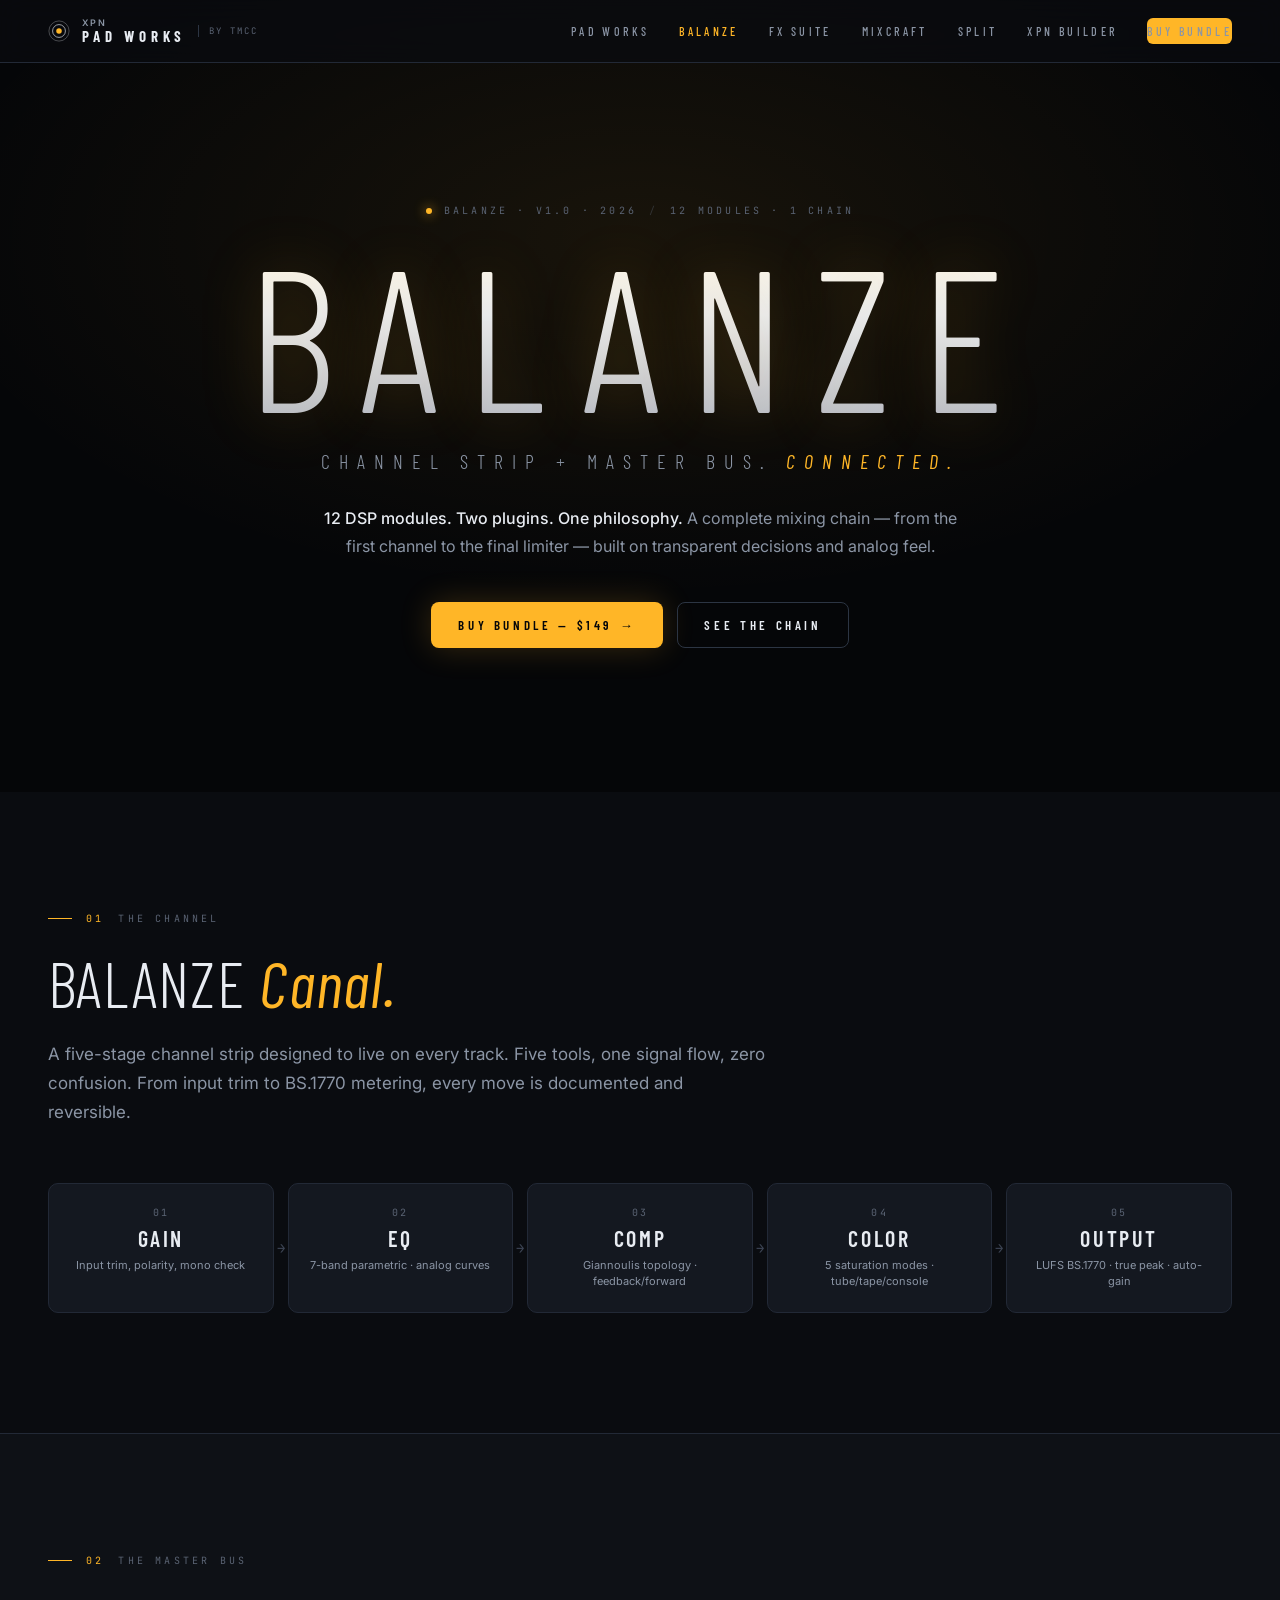
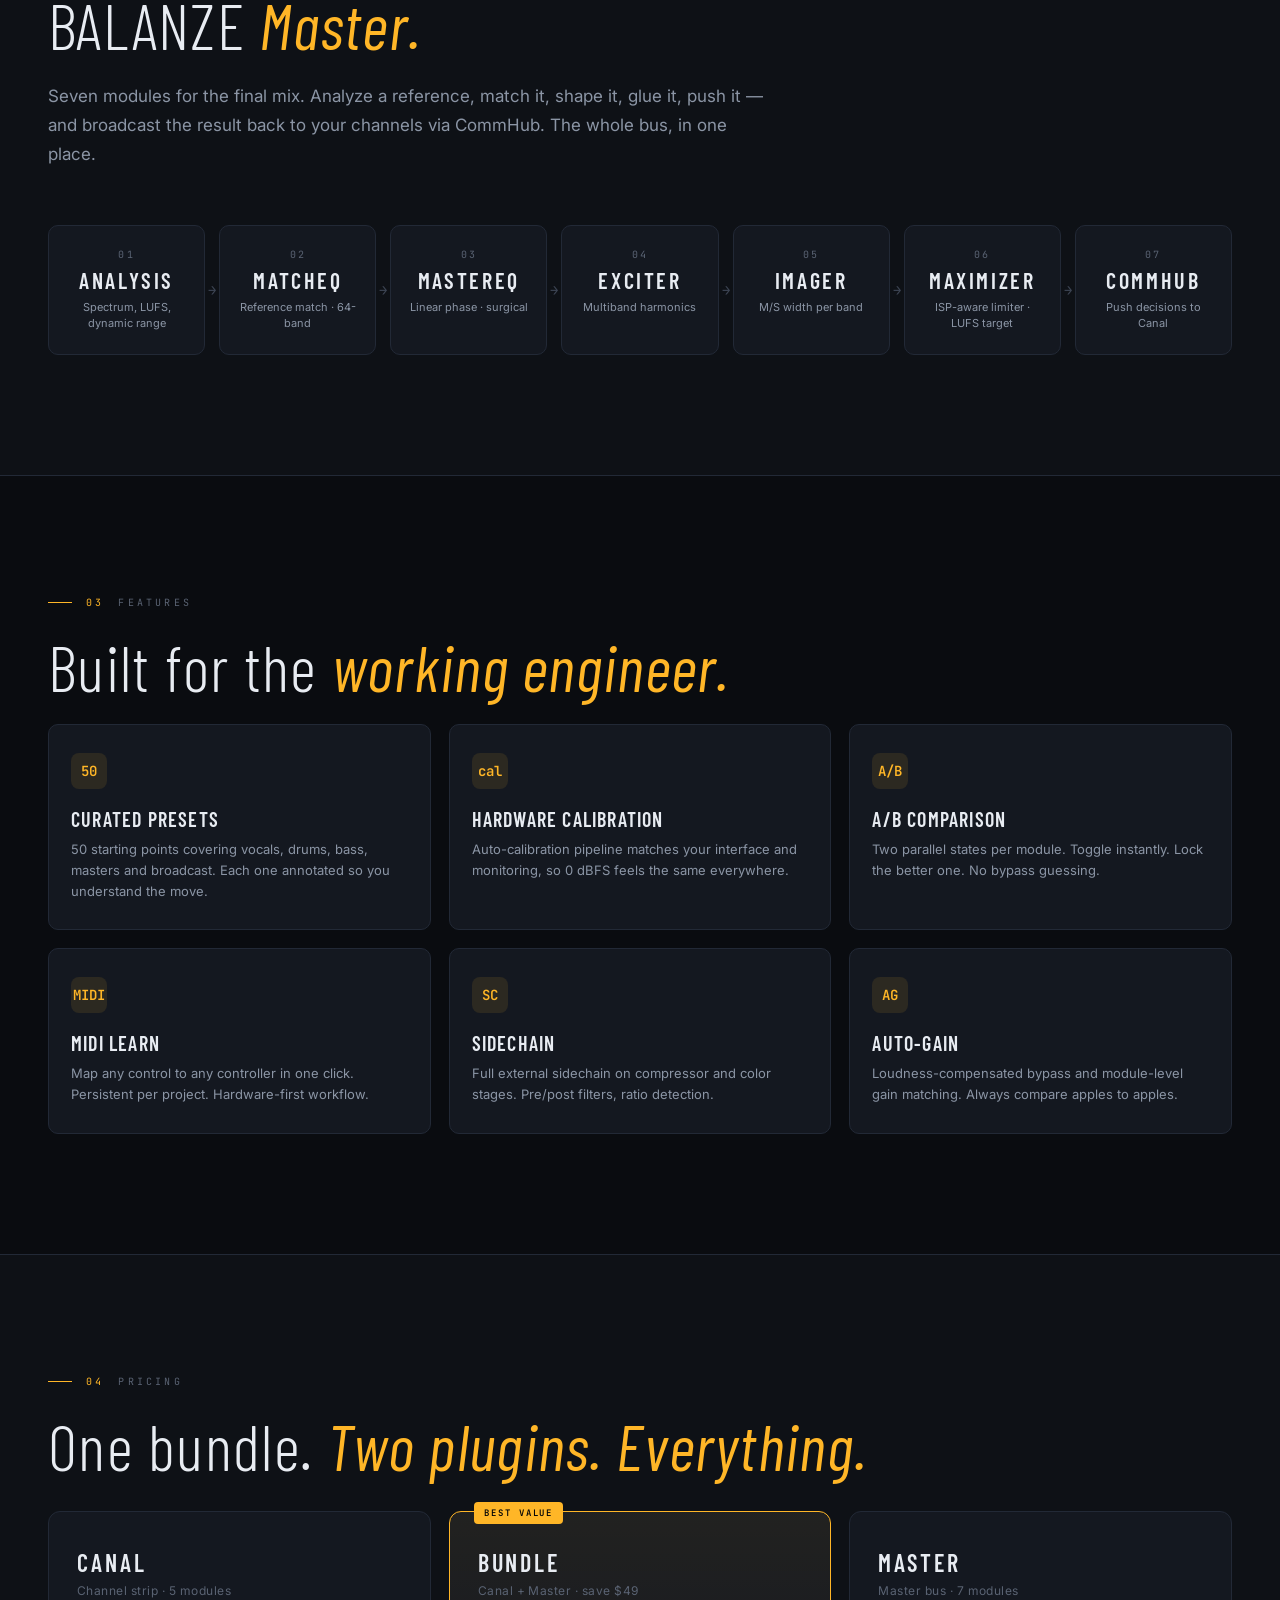
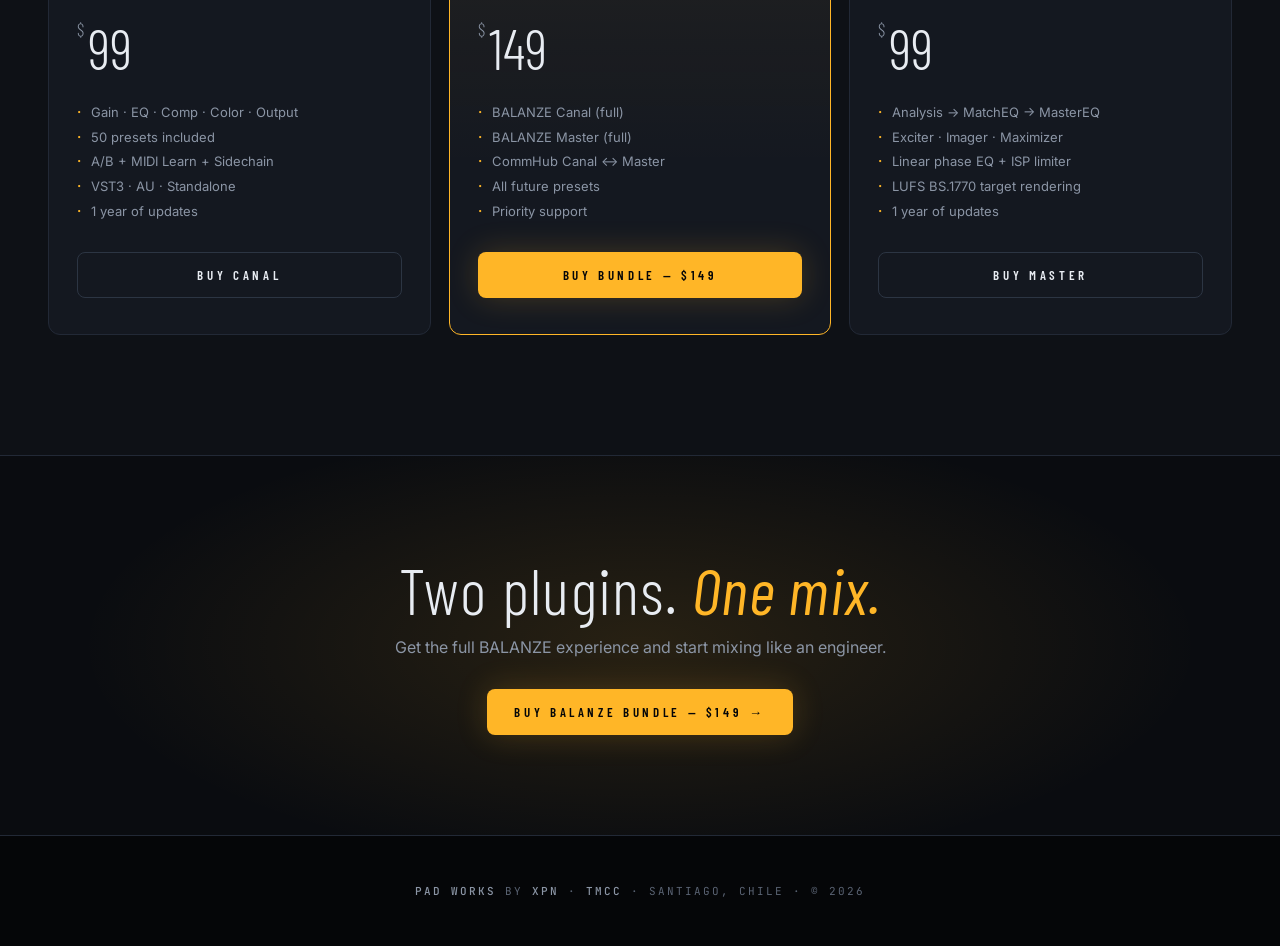
<file: balanze/index.html>
<!doctype html>
<html lang="en">
<head>
<meta charset="utf-8" />
<title>BALANZE — Channel Strip + Master Bus · Pad Works</title>
<meta name="viewport" content="width=1280" />
<meta name="description" content="BALANZE — Channel Strip + Master Bus. 12 DSP modules. Connected. By Pad Works / XPN / TMCC." />
<link rel="preconnect" href="https://fonts.googleapis.com" />
<link rel="preconnect" href="https://fonts.gstatic.com" crossorigin />
<link href="https://fonts.googleapis.com/css2?family=Barlow+Condensed:wght@200;300;400;500;600;700;800&family=Inter:wght@300;400;500;600;700&family=JetBrains+Mono:wght@400;500;600&display=swap" rel="stylesheet" />
<style>
  :root{
    --void:#050608; --bg:#0A0C10; --bg-2:#0E1116;
    --panel:#141820; --panel-2:#1B2029;
    --line:#222936; --line-2:#2C3543;
    --text:#E8ECF2; --text-2:#8B95A5; --text-3:#5A6373; --text-4:#3D4554;
    --gold:#FFB627; --orange:#FF6B35; --ember:#8B1A1A;
    --cyan:#06B6D4; --drift:#06B6D4; --wide:#F97316;
    --filter:#DC2626; --space:#2563EB; --echo:#7C3AED; --tune:#84CC16;
    --accent: var(--gold);
  }
  *{box-sizing:border-box}
  html,body{margin:0;padding:0;background:var(--bg);color:var(--text);font-family:'Inter',sans-serif;-webkit-font-smoothing:antialiased;text-rendering:optimizeLegibility}
  body{overflow-x:hidden}
  a{color:inherit;text-decoration:none}
  .mono{font-family:'JetBrains Mono',monospace;font-variant-numeric:tabular-nums}
  .cond{font-family:'Barlow Condensed',sans-serif;letter-spacing:.04em}

  /* NAV */
  .nav{
    position:fixed;top:0;left:0;right:0;z-index:60;
    display:flex;justify-content:space-between;align-items:center;
    padding:18px 48px;
    background:rgba(10,12,16,.72);
    backdrop-filter:blur(14px);-webkit-backdrop-filter:blur(14px);
    border-bottom:1px solid var(--line);
  }
  .nav-brand{display:flex;align-items:center;gap:12px}
  .nav-brand .gly{width:22px;height:22px}
  .nav-brand .word{font-family:'Barlow Condensed',sans-serif;font-weight:700;font-size:15px;letter-spacing:.32em;text-transform:uppercase;color:var(--text)}
  .nav-brand .by{font-family:'JetBrains Mono',monospace;font-size:9px;letter-spacing:.22em;text-transform:uppercase;color:var(--text-3);padding-left:10px;border-left:1px solid var(--line-2)}
  .nav-links{display:flex;gap:30px;align-items:center}
  .nav-links a{font-family:'Barlow Condensed',sans-serif;font-weight:500;font-size:12px;letter-spacing:.28em;text-transform:uppercase;color:var(--text-2);transition:color .2s ease;padding:6px 0}
  .nav-links a:hover{color:var(--text)}
  .nav-links a.active{color:var(--accent)}
  .nav-cta{font-family:'Barlow Condensed',sans-serif;font-weight:600;font-size:12px;letter-spacing:.28em;text-transform:uppercase;color:var(--void);background:var(--accent);padding:10px 18px;border-radius:6px;transition:transform .2s ease, box-shadow .2s ease}
  .nav-cta:hover{transform:translateY(-1px);box-shadow:0 8px 24px rgba(255,182,39,.25)}

  /* HERO */
  .hero{position:relative;min-height:88vh;display:flex;flex-direction:column;align-items:center;justify-content:center;padding:160px 48px 100px;text-align:center;overflow:hidden;background:radial-gradient(1200px 600px at 50% 30%, rgba(255,182,39,.08), transparent 60%), var(--void)}
  .hero-meta{display:flex;align-items:center;gap:12px;font-family:'JetBrains Mono',monospace;font-size:10px;letter-spacing:.32em;text-transform:uppercase;color:var(--text-3);margin-bottom:28px}
  .hero-meta .dot{width:6px;height:6px;border-radius:50%;background:var(--accent);box-shadow:0 0 12px var(--accent)}
  .hero h1{
    font-family:'Barlow Condensed',sans-serif;font-weight:300;font-size:200px;line-height:.88;letter-spacing:.14em;
    text-transform:uppercase;margin:0;
    background:linear-gradient(180deg, #FFF8E8 0%, #E8ECF2 40%, #B8BDC8 100%);
    -webkit-background-clip:text;background-clip:text;-webkit-text-fill-color:transparent;
    text-shadow:0 0 60px rgba(255,182,39,.25)
  }
  .hero-tag{font-family:'Barlow Condensed',sans-serif;font-weight:300;font-size:20px;letter-spacing:.45em;text-transform:uppercase;color:var(--text-2);margin:28px 0 0}
  .hero-tag em{font-style:italic;color:var(--accent);font-weight:400}
  .hero-sub{max-width:640px;margin:32px auto 0;font-size:16px;line-height:1.7;color:var(--text-2)}
  .hero-sub b{color:var(--text);font-weight:500}
  .hero-ctas{display:flex;gap:14px;justify-content:center;margin-top:42px}
  .btn{display:inline-flex;align-items:center;gap:10px;padding:14px 26px;border-radius:8px;font-family:'Barlow Condensed',sans-serif;font-weight:600;font-size:13px;letter-spacing:.28em;text-transform:uppercase;cursor:pointer;border:1px solid transparent;transition:transform .2s ease, box-shadow .2s ease, background .2s ease, border-color .2s ease}
  .btn.primary{background:var(--accent);color:var(--void);box-shadow:0 0 32px rgba(255,182,39,.2)}
  .btn.primary:hover{transform:translateY(-2px);box-shadow:0 12px 40px rgba(255,182,39,.35)}
  .btn.ghost{background:transparent;color:var(--text);border-color:var(--line-2)}
  .btn.ghost:hover{border-color:var(--text-2);background:rgba(255,255,255,.02)}

  /* SECTIONS */
  section{padding:120px 48px;position:relative}
  .container{max-width:1200px;margin:0 auto}
  .sec-tag{display:flex;align-items:center;gap:14px;font-family:'JetBrains Mono',monospace;font-size:10px;letter-spacing:.32em;text-transform:uppercase;color:var(--text-3);margin-bottom:24px}
  .sec-tag .dash{width:24px;height:1px;background:var(--accent)}
  .sec-tag .num{color:var(--accent)}
  h2{font-family:'Barlow Condensed',sans-serif;font-weight:300;font-size:64px;line-height:1.05;letter-spacing:.02em;margin:0 0 24px;color:var(--text)}
  h2 em{font-style:italic;color:var(--accent);font-weight:400}
  .lead{max-width:720px;font-size:17px;line-height:1.7;color:var(--text-2);margin:0 0 56px}

  /* CHAIN */
  .chain{
    display:grid;gap:14px;
    grid-template-columns:repeat(5, 1fr);
    margin-top:24px;
  }
  .chain.master{grid-template-columns:repeat(7, 1fr)}
  .node{
    background:var(--panel);border:1px solid var(--line);border-radius:10px;
    padding:22px 18px;text-align:center;position:relative;
    transition:transform .25s ease, border-color .25s ease, box-shadow .25s ease;
  }
  .node:hover{transform:translateY(-3px);border-color:var(--accent);box-shadow:0 12px 32px rgba(255,182,39,.12)}
  .node .idx{font-family:'JetBrains Mono',monospace;font-size:10px;color:var(--text-3);letter-spacing:.22em}
  .node .nm{font-family:'Barlow Condensed',sans-serif;font-weight:600;font-size:22px;letter-spacing:.12em;text-transform:uppercase;margin:6px 0 6px;color:var(--text)}
  .node .dsc{font-size:11px;color:var(--text-2);line-height:1.5}
  .arrow{position:absolute;right:-12px;top:50%;transform:translateY(-50%);color:var(--text-4);font-family:'JetBrains Mono',monospace;font-size:14px;pointer-events:none}
  .node:last-child .arrow{display:none}

  /* FEATURES */
  .features{display:grid;grid-template-columns:repeat(3, 1fr);gap:18px;margin-top:24px}
  .feat{background:var(--panel);border:1px solid var(--line);border-radius:10px;padding:28px 22px;transition:border-color .2s ease}
  .feat:hover{border-color:var(--line-2)}
  .feat .ic{width:36px;height:36px;border-radius:8px;background:rgba(255,182,39,.1);color:var(--accent);display:flex;align-items:center;justify-content:center;font-family:'JetBrains Mono',monospace;font-size:14px;font-weight:600;margin-bottom:18px}
  .feat h3{font-family:'Barlow Condensed',sans-serif;font-weight:600;font-size:20px;letter-spacing:.06em;text-transform:uppercase;margin:0 0 8px;color:var(--text)}
  .feat p{margin:0;font-size:13px;line-height:1.6;color:var(--text-2)}

  /* PRICING */
  #pricing{background:var(--bg-2);border-top:1px solid var(--line);border-bottom:1px solid var(--line)}
  .pricing{display:grid;grid-template-columns:repeat(3, 1fr);gap:18px;margin-top:32px}
  .price{background:var(--panel);border:1px solid var(--line);border-radius:12px;padding:36px 28px;position:relative;text-align:left}
  .price.featured{border-color:var(--accent);background:linear-gradient(180deg, rgba(255,182,39,.06), transparent 60%), var(--panel)}
  .price .badge{position:absolute;top:-10px;left:24px;background:var(--accent);color:var(--void);font-family:'JetBrains Mono',monospace;font-size:9px;letter-spacing:.22em;text-transform:uppercase;padding:5px 10px;border-radius:4px;font-weight:600}
  .price .nm{font-family:'Barlow Condensed',sans-serif;font-weight:600;font-size:24px;letter-spacing:.12em;text-transform:uppercase;color:var(--text);margin:0 0 6px}
  .price .sub{font-size:12px;color:var(--text-3);margin:0 0 22px;letter-spacing:.04em}
  .price .amt{font-family:'Barlow Condensed',sans-serif;font-weight:300;font-size:56px;line-height:1;color:var(--text);margin:0 0 4px}
  .price .amt span{font-size:18px;color:var(--text-2);vertical-align:top;margin-right:4px}
  .price ul{list-style:none;padding:0;margin:24px 0 28px;font-size:13px;color:var(--text-2);line-height:1.9}
  .price ul li::before{content:"·";color:var(--accent);margin-right:10px;font-weight:700}
  .price .btn{width:100%;justify-content:center}

  /* CTA banner */
  .cta-band{padding:100px 48px;text-align:center;background:radial-gradient(800px 320px at 50% 50%, rgba(255,182,39,.12), transparent 70%)}
  .cta-band h2{margin-bottom:14px}
  .cta-band p{color:var(--text-2);margin:0 0 32px}

  /* FOOTER */
  footer{padding:48px;border-top:1px solid var(--line);background:var(--void);color:var(--text-3);font-family:'JetBrains Mono',monospace;font-size:11px;letter-spacing:.18em;text-transform:uppercase;text-align:center}
  footer b{color:var(--text-2);font-weight:500}
</style>
</head>
<body>

<nav class="nav">
  <a class="nav-brand" href="/">
    <svg class="gly" viewBox="0 0 24 24" fill="none">
      <circle cx="12" cy="12" r="3" fill="#FFB627"/>
      <circle cx="12" cy="12" r="7" stroke="#E8ECF2" stroke-width="1" opacity=".7"/>
      <circle cx="12" cy="12" r="11" stroke="#E8ECF2" stroke-width="1" opacity=".3"/>
    </svg>
    <span style="display:flex;flex-direction:column;line-height:1;gap:2px">
      <span style="font-size:9px;letter-spacing:.22em;color:var(--text-2);font-weight:600">XPN</span>
      <span class="word">Pad Works</span>
    </span>
    <span class="by">by TMCC</span>
  </a>
  <div class="nav-links">
    <a href="/">Pad Works</a>
    <a href="/balanze" class="active">BALANZE</a>
    <a href="/fx">FX Suite</a>
    <a href="/mixcraft">Mixcraft</a>
    <a href="/split">SPLIT</a>
    <a href="/xpn-builder">XPN Builder</a>
    <a class="nav-cta" href="#pricing">Buy Bundle</a>
  </div>
</nav>

<header class="hero">
  <div class="hero-meta">
    <span class="dot"></span>
    <span>BALANZE · v1.0 · 2026</span>
    <span style="opacity:.4">/</span>
    <span>12 modules · 1 chain</span>
  </div>
  <h1>BALANZE</h1>
  <div class="hero-tag">Channel Strip + Master Bus. <em>Connected.</em></div>
  <p class="hero-sub">
    <b>12 DSP modules. Two plugins. One philosophy.</b>
    A complete mixing chain — from the first channel to the final limiter — built on transparent decisions and analog feel.
  </p>
  <div class="hero-ctas">
    <a class="btn primary" href="#pricing">Buy Bundle — $149 →</a>
    <a class="btn ghost" href="#chain-canal">See the Chain</a>
  </div>
</header>

<section id="chain-canal">
  <div class="container">
    <div class="sec-tag"><span class="dash"></span><span class="num">01</span><span>The Channel</span></div>
    <h2>BALANZE <em>Canal.</em></h2>
    <p class="lead">A five-stage channel strip designed to live on every track. Five tools, one signal flow, zero confusion. From input trim to BS.1770 metering, every move is documented and reversible.</p>
    <div class="chain">
      <div class="node"><div class="idx">01</div><div class="nm">Gain</div><div class="dsc">Input trim, polarity, mono check</div><div class="arrow">→</div></div>
      <div class="node"><div class="idx">02</div><div class="nm">EQ</div><div class="dsc">7-band parametric · analog curves</div><div class="arrow">→</div></div>
      <div class="node"><div class="idx">03</div><div class="nm">Comp</div><div class="dsc">Giannoulis topology · feedback/forward</div><div class="arrow">→</div></div>
      <div class="node"><div class="idx">04</div><div class="nm">Color</div><div class="dsc">5 saturation modes · tube/tape/console</div><div class="arrow">→</div></div>
      <div class="node"><div class="idx">05</div><div class="nm">Output</div><div class="dsc">LUFS BS.1770 · true peak · auto-gain</div></div>
    </div>
  </div>
</section>

<section id="chain-master" style="background:var(--bg-2);border-top:1px solid var(--line);border-bottom:1px solid var(--line)">
  <div class="container">
    <div class="sec-tag"><span class="dash"></span><span class="num">02</span><span>The Master Bus</span></div>
    <h2>BALANZE <em>Master.</em></h2>
    <p class="lead">Seven modules for the final mix. Analyze a reference, match it, shape it, glue it, push it — and broadcast the result back to your channels via CommHub. The whole bus, in one place.</p>
    <div class="chain master">
      <div class="node"><div class="idx">01</div><div class="nm">Analysis</div><div class="dsc">Spectrum, LUFS, dynamic range</div><div class="arrow">→</div></div>
      <div class="node"><div class="idx">02</div><div class="nm">MatchEQ</div><div class="dsc">Reference match · 64-band</div><div class="arrow">→</div></div>
      <div class="node"><div class="idx">03</div><div class="nm">MasterEQ</div><div class="dsc">Linear phase · surgical</div><div class="arrow">→</div></div>
      <div class="node"><div class="idx">04</div><div class="nm">Exciter</div><div class="dsc">Multiband harmonics</div><div class="arrow">→</div></div>
      <div class="node"><div class="idx">05</div><div class="nm">Imager</div><div class="dsc">M/S width per band</div><div class="arrow">→</div></div>
      <div class="node"><div class="idx">06</div><div class="nm">Maximizer</div><div class="dsc">ISP-aware limiter · LUFS target</div><div class="arrow">→</div></div>
      <div class="node"><div class="idx">07</div><div class="nm">CommHub</div><div class="dsc">Push decisions to Canal</div></div>
    </div>
  </div>
</section>

<section id="features">
  <div class="container">
    <div class="sec-tag"><span class="dash"></span><span class="num">03</span><span>Features</span></div>
    <h2>Built for the <em>working engineer.</em></h2>
    <div class="features">
      <div class="feat"><div class="ic">50</div><h3>Curated Presets</h3><p>50 starting points covering vocals, drums, bass, masters and broadcast. Each one annotated so you understand the move.</p></div>
      <div class="feat"><div class="ic">cal</div><h3>Hardware Calibration</h3><p>Auto-calibration pipeline matches your interface and monitoring, so 0 dBFS feels the same everywhere.</p></div>
      <div class="feat"><div class="ic">A/B</div><h3>A/B Comparison</h3><p>Two parallel states per module. Toggle instantly. Lock the better one. No bypass guessing.</p></div>
      <div class="feat"><div class="ic">MIDI</div><h3>MIDI Learn</h3><p>Map any control to any controller in one click. Persistent per project. Hardware-first workflow.</p></div>
      <div class="feat"><div class="ic">SC</div><h3>Sidechain</h3><p>Full external sidechain on compressor and color stages. Pre/post filters, ratio detection.</p></div>
      <div class="feat"><div class="ic">AG</div><h3>Auto-Gain</h3><p>Loudness-compensated bypass and module-level gain matching. Always compare apples to apples.</p></div>
    </div>
  </div>
</section>

<section id="pricing">
  <div class="container">
    <div class="sec-tag"><span class="dash"></span><span class="num">04</span><span>Pricing</span></div>
    <h2>One bundle. <em>Two plugins. Everything.</em></h2>
    <div class="pricing">
      <div class="price">
        <div class="nm">Canal</div>
        <p class="sub">Channel strip · 5 modules</p>
        <div class="amt"><span>$</span>99</div>
        <ul>
          <li>Gain · EQ · Comp · Color · Output</li>
          <li>50 presets included</li>
          <li>A/B + MIDI Learn + Sidechain</li>
          <li>VST3 · AU · Standalone</li>
          <li>1 year of updates</li>
        </ul>
        <a class="btn ghost" href="#">Buy Canal</a>
      </div>
      <div class="price featured">
        <div class="badge">Best Value</div>
        <div class="nm">Bundle</div>
        <p class="sub">Canal + Master · save $49</p>
        <div class="amt"><span>$</span>149</div>
        <ul>
          <li>BALANZE Canal (full)</li>
          <li>BALANZE Master (full)</li>
          <li>CommHub Canal ↔ Master</li>
          <li>All future presets</li>
          <li>Priority support</li>
        </ul>
        <a class="btn primary" href="#">Buy Bundle — $149</a>
      </div>
      <div class="price">
        <div class="nm">Master</div>
        <p class="sub">Master bus · 7 modules</p>
        <div class="amt"><span>$</span>99</div>
        <ul>
          <li>Analysis → MatchEQ → MasterEQ</li>
          <li>Exciter · Imager · Maximizer</li>
          <li>Linear phase EQ + ISP limiter</li>
          <li>LUFS BS.1770 target rendering</li>
          <li>1 year of updates</li>
        </ul>
        <a class="btn ghost" href="#">Buy Master</a>
      </div>
    </div>
  </div>
</section>

<section class="cta-band">
  <div class="container">
    <h2>Two plugins. <em>One mix.</em></h2>
    <p>Get the full BALANZE experience and start mixing like an engineer.</p>
    <a class="btn primary" href="#pricing">Buy BALANZE Bundle — $149 →</a>
  </div>
</section>

<footer>
  <b>Pad Works</b> by <b>XPN</b> · <b>TMCC</b> · Santiago, Chile · © 2026
</footer>

</body>
</html>
</file>
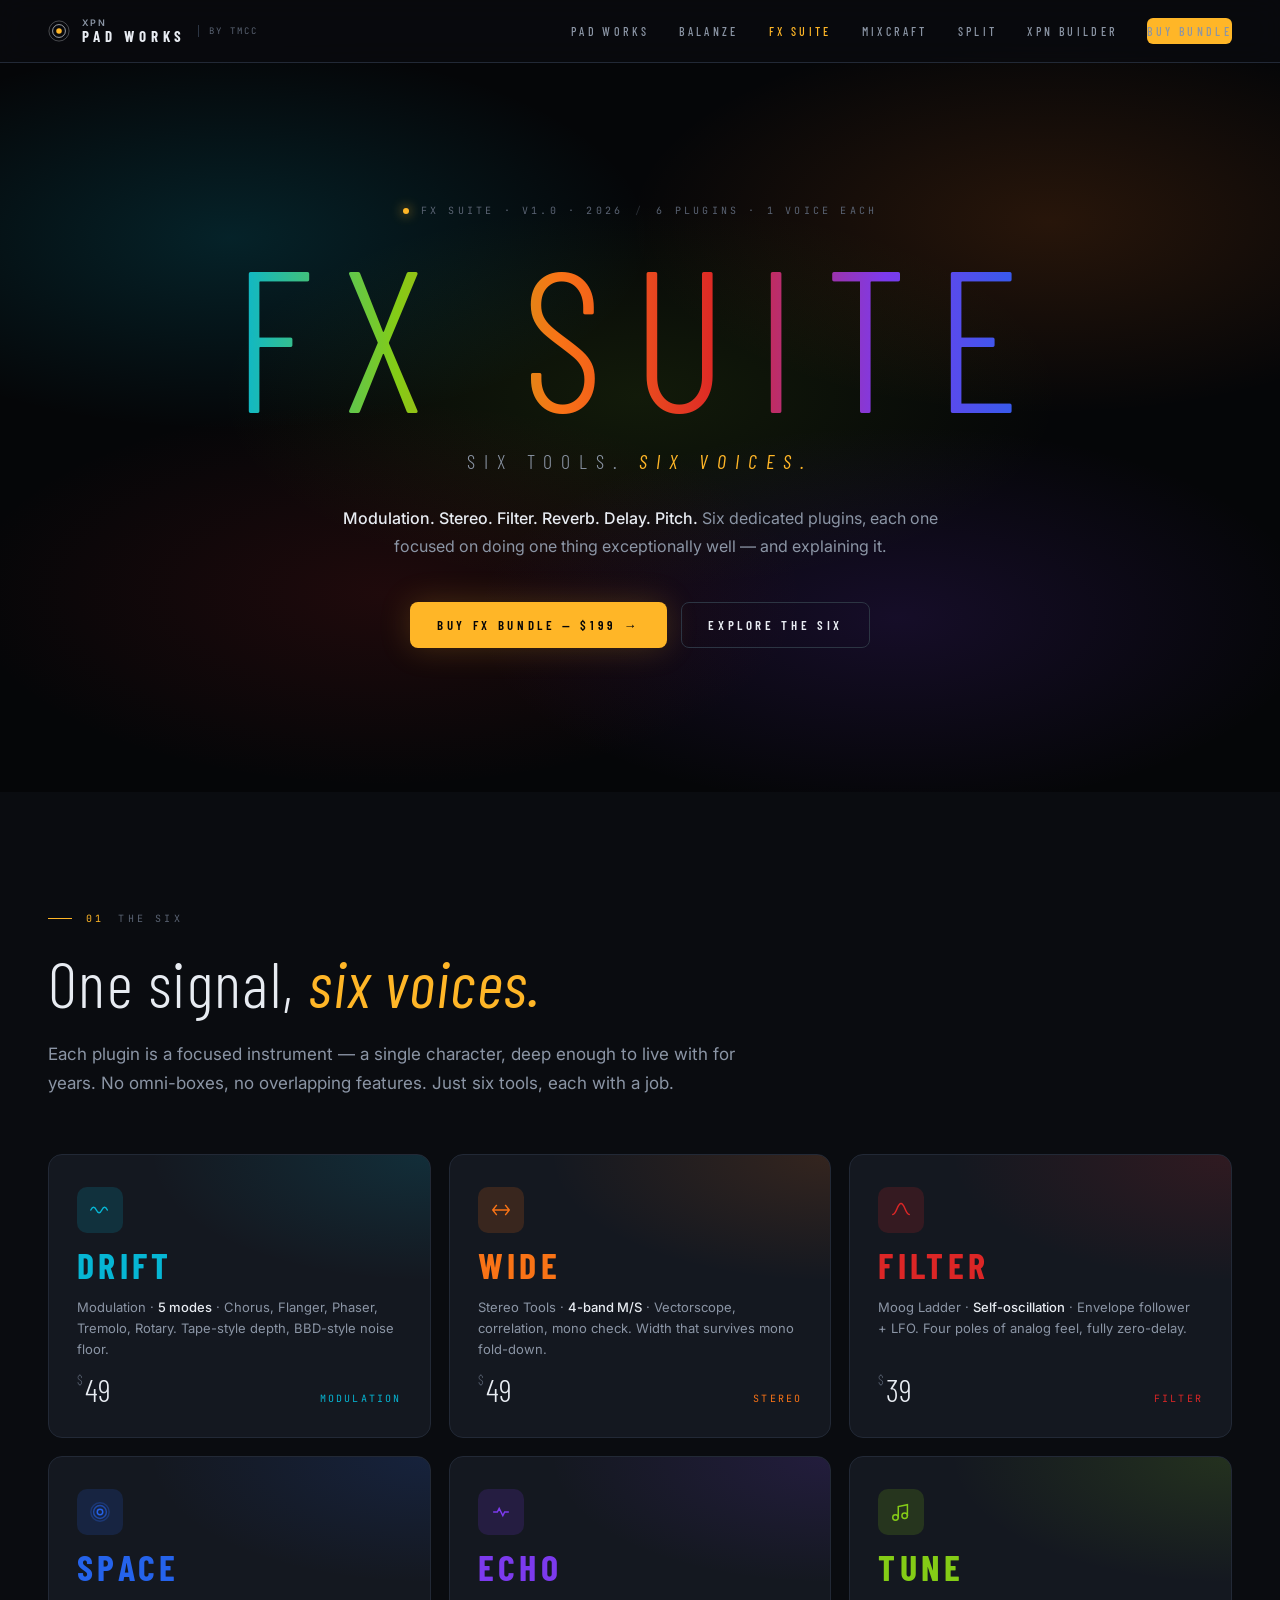
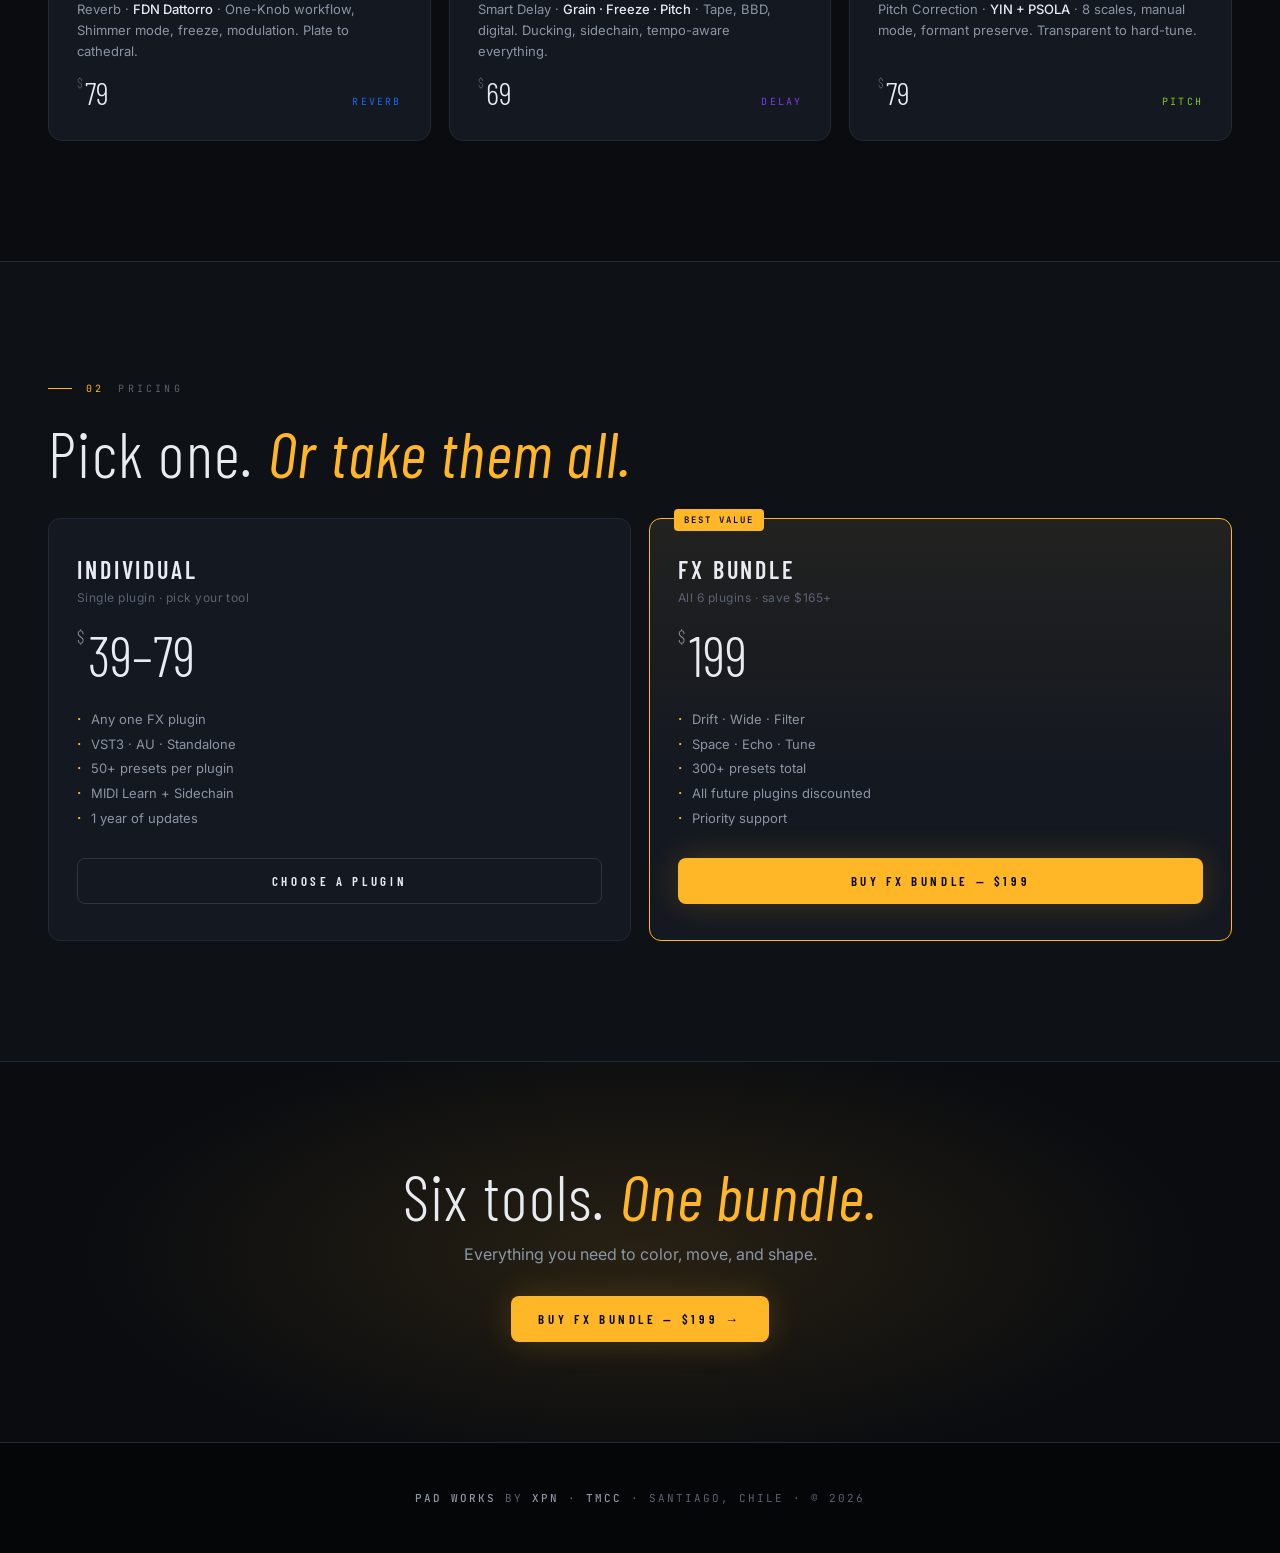
<file: fx/index.html>
<!doctype html>
<html lang="en">
<head>
<meta charset="utf-8" />
<title>FX Suite — 6 Plugins · Pad Works</title>
<meta name="viewport" content="width=1280" />
<meta name="description" content="FX Suite — 6 effect plugins. Drift, Wide, Filter, Space, Echo, Tune. By Pad Works / XPN / TMCC." />
<link rel="preconnect" href="https://fonts.googleapis.com" />
<link rel="preconnect" href="https://fonts.gstatic.com" crossorigin />
<link href="https://fonts.googleapis.com/css2?family=Barlow+Condensed:wght@200;300;400;500;600;700;800&family=Inter:wght@300;400;500;600;700&family=JetBrains+Mono:wght@400;500;600&display=swap" rel="stylesheet" />
<style>
  :root{
    --void:#050608; --bg:#0A0C10; --bg-2:#0E1116;
    --panel:#141820; --panel-2:#1B2029;
    --line:#222936; --line-2:#2C3543;
    --text:#E8ECF2; --text-2:#8B95A5; --text-3:#5A6373; --text-4:#3D4554;
    --gold:#FFB627; --orange:#FF6B35;
    --drift:#06B6D4; --wide:#F97316; --filter:#DC2626;
    --space:#2563EB; --echo:#7C3AED; --tune:#84CC16;
    --accent: var(--gold);
  }
  *{box-sizing:border-box}
  html,body{margin:0;padding:0;background:var(--bg);color:var(--text);font-family:'Inter',sans-serif;-webkit-font-smoothing:antialiased}
  body{overflow-x:hidden}
  a{color:inherit;text-decoration:none}

  .nav{position:fixed;top:0;left:0;right:0;z-index:60;display:flex;justify-content:space-between;align-items:center;padding:18px 48px;background:rgba(10,12,16,.72);backdrop-filter:blur(14px);-webkit-backdrop-filter:blur(14px);border-bottom:1px solid var(--line)}
  .nav-brand{display:flex;align-items:center;gap:12px}
  .nav-brand .gly{width:22px;height:22px}
  .nav-brand .word{font-family:'Barlow Condensed',sans-serif;font-weight:700;font-size:15px;letter-spacing:.32em;text-transform:uppercase;color:var(--text)}
  .nav-brand .by{font-family:'JetBrains Mono',monospace;font-size:9px;letter-spacing:.22em;text-transform:uppercase;color:var(--text-3);padding-left:10px;border-left:1px solid var(--line-2)}
  .nav-links{display:flex;gap:30px;align-items:center}
  .nav-links a{font-family:'Barlow Condensed',sans-serif;font-weight:500;font-size:12px;letter-spacing:.28em;text-transform:uppercase;color:var(--text-2);transition:color .2s ease;padding:6px 0}
  .nav-links a:hover{color:var(--text)}
  .nav-links a.active{color:var(--accent)}
  .nav-cta{font-family:'Barlow Condensed',sans-serif;font-weight:600;font-size:12px;letter-spacing:.28em;text-transform:uppercase;color:var(--void);background:var(--accent);padding:10px 18px;border-radius:6px;transition:transform .2s ease, box-shadow .2s ease}
  .nav-cta:hover{transform:translateY(-1px);box-shadow:0 8px 24px rgba(255,182,39,.25)}

  /* HERO multicolor */
  .hero{position:relative;min-height:88vh;display:flex;flex-direction:column;align-items:center;justify-content:center;padding:160px 48px 100px;text-align:center;overflow:hidden;background:var(--void)}
  .hero::before{content:"";position:absolute;inset:0;background:
    radial-gradient(700px 320px at 18% 30%, rgba(6,182,212,.16), transparent 60%),
    radial-gradient(700px 320px at 82% 28%, rgba(249,115,22,.14), transparent 60%),
    radial-gradient(700px 320px at 30% 75%, rgba(220,38,38,.12), transparent 60%),
    radial-gradient(700px 320px at 70% 78%, rgba(124,58,237,.14), transparent 60%),
    radial-gradient(700px 320px at 50% 50%, rgba(132,204,22,.10), transparent 60%);
    pointer-events:none}
  .hero-meta{position:relative;display:flex;align-items:center;gap:12px;font-family:'JetBrains Mono',monospace;font-size:10px;letter-spacing:.32em;text-transform:uppercase;color:var(--text-3);margin-bottom:28px}
  .hero-meta .dot{width:6px;height:6px;border-radius:50%;background:var(--accent);box-shadow:0 0 12px var(--accent)}
  .hero h1{
    position:relative;
    font-family:'Barlow Condensed',sans-serif;font-weight:300;font-size:200px;line-height:.88;letter-spacing:.14em;text-transform:uppercase;margin:0;
    background:linear-gradient(90deg, var(--drift) 0%, var(--tune) 20%, var(--wide) 40%, var(--filter) 60%, var(--echo) 80%, var(--space) 100%);
    -webkit-background-clip:text;background-clip:text;-webkit-text-fill-color:transparent;
  }
  .hero-tag{position:relative;font-family:'Barlow Condensed',sans-serif;font-weight:300;font-size:20px;letter-spacing:.45em;text-transform:uppercase;color:var(--text-2);margin:28px 0 0}
  .hero-tag em{font-style:italic;color:var(--accent);font-weight:400}
  .hero-sub{position:relative;max-width:640px;margin:32px auto 0;font-size:16px;line-height:1.7;color:var(--text-2)}
  .hero-sub b{color:var(--text);font-weight:500}
  .hero-ctas{position:relative;display:flex;gap:14px;justify-content:center;margin-top:42px}
  .btn{display:inline-flex;align-items:center;gap:10px;padding:14px 26px;border-radius:8px;font-family:'Barlow Condensed',sans-serif;font-weight:600;font-size:13px;letter-spacing:.28em;text-transform:uppercase;cursor:pointer;border:1px solid transparent;transition:transform .2s ease, box-shadow .2s ease, background .2s ease, border-color .2s ease}
  .btn.primary{background:var(--accent);color:var(--void);box-shadow:0 0 32px rgba(255,182,39,.2)}
  .btn.primary:hover{transform:translateY(-2px);box-shadow:0 12px 40px rgba(255,182,39,.35)}
  .btn.ghost{background:transparent;color:var(--text);border-color:var(--line-2)}
  .btn.ghost:hover{border-color:var(--text-2);background:rgba(255,255,255,.02)}

  section{padding:120px 48px;position:relative}
  .container{max-width:1200px;margin:0 auto}
  .sec-tag{display:flex;align-items:center;gap:14px;font-family:'JetBrains Mono',monospace;font-size:10px;letter-spacing:.32em;text-transform:uppercase;color:var(--text-3);margin-bottom:24px}
  .sec-tag .dash{width:24px;height:1px;background:var(--accent)}
  .sec-tag .num{color:var(--accent)}
  h2{font-family:'Barlow Condensed',sans-serif;font-weight:300;font-size:64px;line-height:1.05;letter-spacing:.02em;margin:0 0 24px;color:var(--text)}
  h2 em{font-style:italic;color:var(--accent);font-weight:400}
  .lead{max-width:720px;font-size:17px;line-height:1.7;color:var(--text-2);margin:0 0 56px}

  /* PLUGINS GRID 3x2 */
  .grid{display:grid;grid-template-columns:repeat(3, 1fr);gap:18px}
  .card{
    --c: var(--gold);
    background:var(--panel);border:1px solid var(--line);border-radius:14px;
    padding:32px 28px;position:relative;overflow:hidden;
    transition:transform .25s ease, border-color .25s ease, box-shadow .25s ease;
    display:flex;flex-direction:column;gap:14px;min-height:280px;
  }
  .card::before{content:"";position:absolute;inset:0;background:radial-gradient(400px 180px at 100% 0%, color-mix(in oklab, var(--c) 14%, transparent), transparent 70%);pointer-events:none}
  .card:hover{transform:translateY(-4px);border-color:var(--c);box-shadow:0 16px 40px color-mix(in oklab, var(--c) 18%, transparent)}
  .card .ic{width:46px;height:46px;border-radius:10px;background:color-mix(in oklab, var(--c) 16%, transparent);color:var(--c);display:flex;align-items:center;justify-content:center}
  .card .nm{font-family:'Barlow Condensed',sans-serif;font-weight:700;font-size:36px;line-height:1;letter-spacing:.12em;text-transform:uppercase;color:var(--c)}
  .card .one{font-family:'Inter',sans-serif;font-size:13px;line-height:1.6;color:var(--text-2)}
  .card .one b{color:var(--text);font-weight:500}
  .card .foot{margin-top:auto;display:flex;justify-content:space-between;align-items:flex-end}
  .card .pr{font-family:'Barlow Condensed',sans-serif;font-weight:300;font-size:32px;line-height:1;color:var(--text)}
  .card .pr span{font-size:14px;color:var(--text-3);vertical-align:top;margin-right:2px}
  .card .tag{font-family:'JetBrains Mono',monospace;font-size:10px;letter-spacing:.22em;text-transform:uppercase;color:var(--c)}

  .card.drift{--c:var(--drift)} .card.wide{--c:var(--wide)} .card.filter{--c:var(--filter)}
  .card.space{--c:var(--space)} .card.echo{--c:var(--echo)} .card.tune{--c:var(--tune)}

  /* PRICING */
  #pricing{background:var(--bg-2);border-top:1px solid var(--line);border-bottom:1px solid var(--line)}
  .pricing{display:grid;grid-template-columns:repeat(2, 1fr);gap:18px;margin-top:32px}
  .price{background:var(--panel);border:1px solid var(--line);border-radius:12px;padding:36px 28px;position:relative}
  .price.featured{border-color:var(--accent);background:linear-gradient(180deg, rgba(255,182,39,.06), transparent 60%), var(--panel)}
  .price .badge{position:absolute;top:-10px;left:24px;background:var(--accent);color:var(--void);font-family:'JetBrains Mono',monospace;font-size:9px;letter-spacing:.22em;text-transform:uppercase;padding:5px 10px;border-radius:4px;font-weight:600}
  .price .nm{font-family:'Barlow Condensed',sans-serif;font-weight:600;font-size:24px;letter-spacing:.12em;text-transform:uppercase;color:var(--text);margin:0 0 6px}
  .price .sub{font-size:12px;color:var(--text-3);margin:0 0 22px;letter-spacing:.04em}
  .price .amt{font-family:'Barlow Condensed',sans-serif;font-weight:300;font-size:56px;line-height:1;color:var(--text)}
  .price .amt span{font-size:18px;color:var(--text-2);vertical-align:top;margin-right:4px}
  .price ul{list-style:none;padding:0;margin:24px 0 28px;font-size:13px;color:var(--text-2);line-height:1.9}
  .price ul li::before{content:"·";color:var(--accent);margin-right:10px;font-weight:700}
  .price .btn{width:100%;justify-content:center}

  .cta-band{padding:100px 48px;text-align:center;background:radial-gradient(800px 320px at 50% 50%, rgba(255,182,39,.12), transparent 70%)}
  .cta-band h2{margin-bottom:14px}
  .cta-band p{color:var(--text-2);margin:0 0 32px}

  footer{padding:48px;border-top:1px solid var(--line);background:var(--void);color:var(--text-3);font-family:'JetBrains Mono',monospace;font-size:11px;letter-spacing:.18em;text-transform:uppercase;text-align:center}
  footer b{color:var(--text-2);font-weight:500}
</style>
</head>
<body>

<nav class="nav">
  <a class="nav-brand" href="/">
    <svg class="gly" viewBox="0 0 24 24" fill="none">
      <circle cx="12" cy="12" r="3" fill="#FFB627"/>
      <circle cx="12" cy="12" r="7" stroke="#E8ECF2" stroke-width="1" opacity=".7"/>
      <circle cx="12" cy="12" r="11" stroke="#E8ECF2" stroke-width="1" opacity=".3"/>
    </svg>
    <span style="display:flex;flex-direction:column;line-height:1;gap:2px">
      <span style="font-size:9px;letter-spacing:.22em;color:var(--text-2);font-weight:600">XPN</span>
      <span class="word">Pad Works</span>
    </span>
    <span class="by">by TMCC</span>
  </a>
  <div class="nav-links">
    <a href="/">Pad Works</a>
    <a href="/balanze">BALANZE</a>
    <a href="/fx" class="active">FX Suite</a>
    <a href="/mixcraft">Mixcraft</a>
    <a href="/split">SPLIT</a>
    <a href="/xpn-builder">XPN Builder</a>
    <a class="nav-cta" href="#pricing">Buy Bundle</a>
  </div>
</nav>

<header class="hero">
  <div class="hero-meta">
    <span class="dot"></span>
    <span>FX SUITE · v1.0 · 2026</span>
    <span style="opacity:.4">/</span>
    <span>6 plugins · 1 voice each</span>
  </div>
  <h1>FX SUITE</h1>
  <div class="hero-tag">Six tools. <em>Six voices.</em></div>
  <p class="hero-sub">
    <b>Modulation. Stereo. Filter. Reverb. Delay. Pitch.</b>
    Six dedicated plugins, each one focused on doing one thing exceptionally well — and explaining it.
  </p>
  <div class="hero-ctas">
    <a class="btn primary" href="#pricing">Buy FX Bundle — $199 →</a>
    <a class="btn ghost" href="#plugins">Explore the Six</a>
  </div>
</header>

<section id="plugins">
  <div class="container">
    <div class="sec-tag"><span class="dash"></span><span class="num">01</span><span>The Six</span></div>
    <h2>One signal, <em>six voices.</em></h2>
    <p class="lead">Each plugin is a focused instrument — a single character, deep enough to live with for years. No omni-boxes, no overlapping features. Just six tools, each with a job.</p>

    <div class="grid">

      <div class="card drift">
        <div class="ic">
          <svg width="22" height="22" viewBox="0 0 24 24" fill="none" stroke="currentColor" stroke-width="1.6" stroke-linecap="round">
            <path d="M2 12c2-4 4-4 6 0s4 4 6 0 4-4 6 0"/>
          </svg>
        </div>
        <div class="nm">DRIFT</div>
        <div class="one">Modulation · <b>5 modes</b> · Chorus, Flanger, Phaser, Tremolo, Rotary. Tape-style depth, BBD-style noise floor.</div>
        <div class="foot"><div class="pr"><span>$</span>49</div><div class="tag">Modulation</div></div>
      </div>

      <div class="card wide">
        <div class="ic">
          <svg width="22" height="22" viewBox="0 0 24 24" fill="none" stroke="currentColor" stroke-width="1.6" stroke-linecap="round">
            <path d="M3 12h18M7 7l-4 5 4 5M17 7l4 5-4 5"/>
          </svg>
        </div>
        <div class="nm">WIDE</div>
        <div class="one">Stereo Tools · <b>4-band M/S</b> · Vectorscope, correlation, mono check. Width that survives mono fold-down.</div>
        <div class="foot"><div class="pr"><span>$</span>49</div><div class="tag">Stereo</div></div>
      </div>

      <div class="card filter">
        <div class="ic">
          <svg width="22" height="22" viewBox="0 0 24 24" fill="none" stroke="currentColor" stroke-width="1.6" stroke-linecap="round">
            <path d="M3 17c4 0 5-12 9-12s5 12 9 12"/>
          </svg>
        </div>
        <div class="nm">FILTER</div>
        <div class="one">Moog Ladder · <b>Self-oscillation</b> · Envelope follower + LFO. Four poles of analog feel, fully zero-delay.</div>
        <div class="foot"><div class="pr"><span>$</span>39</div><div class="tag">Filter</div></div>
      </div>

      <div class="card space">
        <div class="ic">
          <svg width="22" height="22" viewBox="0 0 24 24" fill="none" stroke="currentColor" stroke-width="1.6" stroke-linecap="round">
            <circle cx="12" cy="12" r="3"/><circle cx="12" cy="12" r="7" opacity=".6"/><circle cx="12" cy="12" r="10" opacity=".3"/>
          </svg>
        </div>
        <div class="nm">SPACE</div>
        <div class="one">Reverb · <b>FDN Dattorro</b> · One-Knob workflow, Shimmer mode, freeze, modulation. Plate to cathedral.</div>
        <div class="foot"><div class="pr"><span>$</span>79</div><div class="tag">Reverb</div></div>
      </div>

      <div class="card echo">
        <div class="ic">
          <svg width="22" height="22" viewBox="0 0 24 24" fill="none" stroke="currentColor" stroke-width="1.6" stroke-linecap="round">
            <path d="M4 12h4l2-4 4 8 2-4h4"/>
          </svg>
        </div>
        <div class="nm">ECHO</div>
        <div class="one">Smart Delay · <b>Grain · Freeze · Pitch</b> · Tape, BBD, digital. Ducking, sidechain, tempo-aware everything.</div>
        <div class="foot"><div class="pr"><span>$</span>69</div><div class="tag">Delay</div></div>
      </div>

      <div class="card tune">
        <div class="ic">
          <svg width="22" height="22" viewBox="0 0 24 24" fill="none" stroke="currentColor" stroke-width="1.6" stroke-linecap="round">
            <path d="M9 18V6l10-2v12"/><circle cx="6" cy="18" r="3"/><circle cx="16" cy="16" r="3"/>
          </svg>
        </div>
        <div class="nm">TUNE</div>
        <div class="one">Pitch Correction · <b>YIN + PSOLA</b> · 8 scales, manual mode, formant preserve. Transparent to hard-tune.</div>
        <div class="foot"><div class="pr"><span>$</span>79</div><div class="tag">Pitch</div></div>
      </div>

    </div>
  </div>
</section>

<section id="pricing">
  <div class="container">
    <div class="sec-tag"><span class="dash"></span><span class="num">02</span><span>Pricing</span></div>
    <h2>Pick one. <em>Or take them all.</em></h2>
    <div class="pricing">
      <div class="price">
        <div class="nm">Individual</div>
        <p class="sub">Single plugin · pick your tool</p>
        <div class="amt"><span>$</span>39–79</div>
        <ul>
          <li>Any one FX plugin</li>
          <li>VST3 · AU · Standalone</li>
          <li>50+ presets per plugin</li>
          <li>MIDI Learn + Sidechain</li>
          <li>1 year of updates</li>
        </ul>
        <a class="btn ghost" href="#plugins">Choose a plugin</a>
      </div>
      <div class="price featured">
        <div class="badge">Best Value</div>
        <div class="nm">FX Bundle</div>
        <p class="sub">All 6 plugins · save $165+</p>
        <div class="amt"><span>$</span>199</div>
        <ul>
          <li>Drift · Wide · Filter</li>
          <li>Space · Echo · Tune</li>
          <li>300+ presets total</li>
          <li>All future plugins discounted</li>
          <li>Priority support</li>
        </ul>
        <a class="btn primary" href="#">Buy FX Bundle — $199</a>
      </div>
    </div>
  </div>
</section>

<section class="cta-band">
  <div class="container">
    <h2>Six tools. <em>One bundle.</em></h2>
    <p>Everything you need to color, move, and shape.</p>
    <a class="btn primary" href="#pricing">Buy FX Bundle — $199 →</a>
  </div>
</section>

<footer>
  <b>Pad Works</b> by <b>XPN</b> · <b>TMCC</b> · Santiago, Chile · © 2026
</footer>

</body>
</html>
</file>
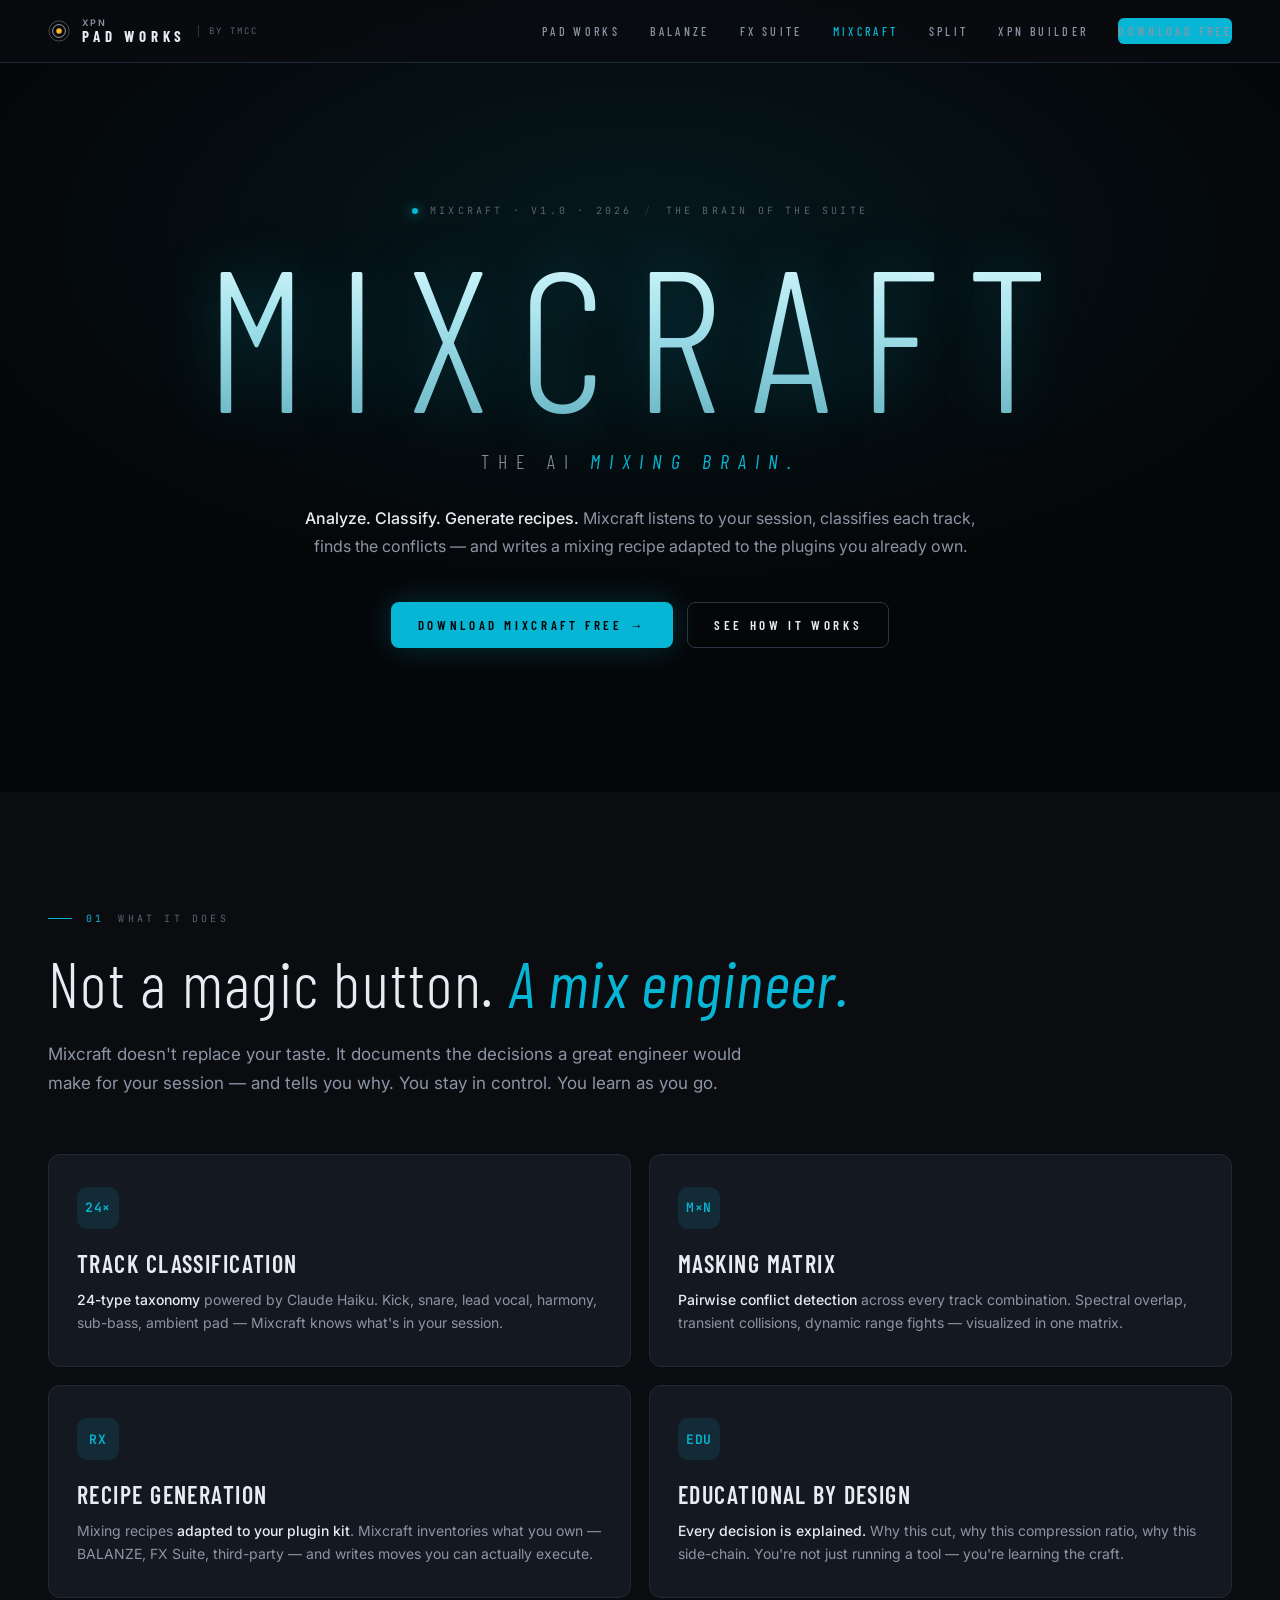
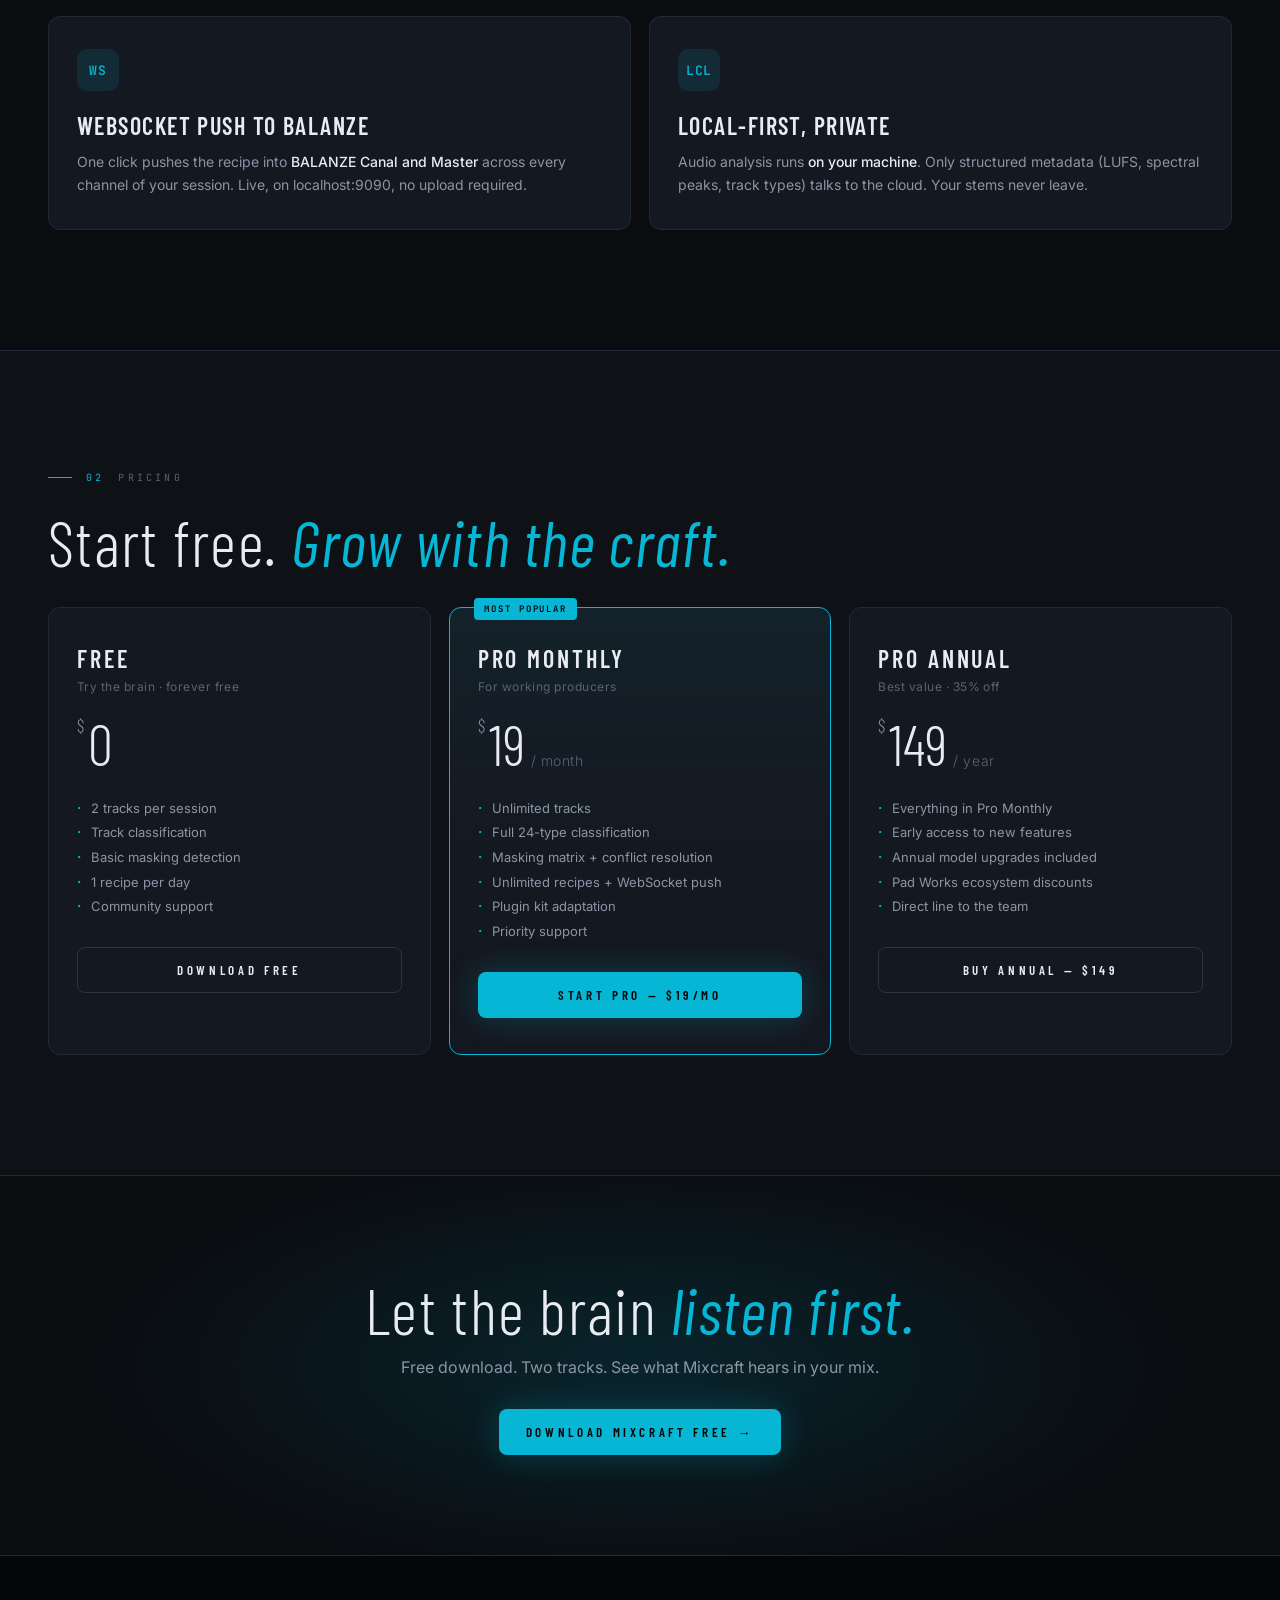
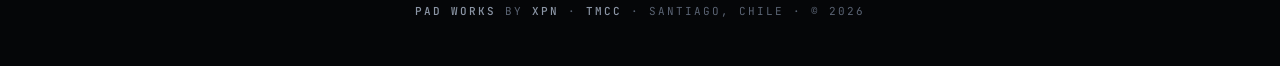
<file: mixcraft/index.html>
<!doctype html>
<html lang="en">
<head>
<meta charset="utf-8" />
<title>Mixcraft — The AI Mixing Brain · Pad Works</title>
<meta name="viewport" content="width=1280" />
<meta name="description" content="Mixcraft — The AI mixing brain. Analyze. Classify. Generate recipes. By Pad Works / XPN / TMCC." />
<link rel="preconnect" href="https://fonts.googleapis.com" />
<link rel="preconnect" href="https://fonts.gstatic.com" crossorigin />
<link href="https://fonts.googleapis.com/css2?family=Barlow+Condensed:wght@200;300;400;500;600;700;800&family=Inter:wght@300;400;500;600;700&family=JetBrains+Mono:wght@400;500;600&display=swap" rel="stylesheet" />
<style>
  :root{
    --void:#050608; --bg:#0A0C10; --bg-2:#0E1116;
    --panel:#141820; --panel-2:#1B2029;
    --line:#222936; --line-2:#2C3543;
    --text:#E8ECF2; --text-2:#8B95A5; --text-3:#5A6373; --text-4:#3D4554;
    --gold:#FFB627; --cyan:#06B6D4;
    --accent: var(--cyan);
  }
  *{box-sizing:border-box}
  html,body{margin:0;padding:0;background:var(--bg);color:var(--text);font-family:'Inter',sans-serif;-webkit-font-smoothing:antialiased}
  body{overflow-x:hidden}
  a{color:inherit;text-decoration:none}

  .nav{position:fixed;top:0;left:0;right:0;z-index:60;display:flex;justify-content:space-between;align-items:center;padding:18px 48px;background:rgba(10,12,16,.72);backdrop-filter:blur(14px);-webkit-backdrop-filter:blur(14px);border-bottom:1px solid var(--line)}
  .nav-brand{display:flex;align-items:center;gap:12px}
  .nav-brand .gly{width:22px;height:22px}
  .nav-brand .word{font-family:'Barlow Condensed',sans-serif;font-weight:700;font-size:15px;letter-spacing:.32em;text-transform:uppercase;color:var(--text)}
  .nav-brand .by{font-family:'JetBrains Mono',monospace;font-size:9px;letter-spacing:.22em;text-transform:uppercase;color:var(--text-3);padding-left:10px;border-left:1px solid var(--line-2)}
  .nav-links{display:flex;gap:30px;align-items:center}
  .nav-links a{font-family:'Barlow Condensed',sans-serif;font-weight:500;font-size:12px;letter-spacing:.28em;text-transform:uppercase;color:var(--text-2);transition:color .2s ease;padding:6px 0}
  .nav-links a:hover{color:var(--text)}
  .nav-links a.active{color:var(--accent)}
  .nav-cta{font-family:'Barlow Condensed',sans-serif;font-weight:600;font-size:12px;letter-spacing:.28em;text-transform:uppercase;color:var(--void);background:var(--accent);padding:10px 18px;border-radius:6px;transition:transform .2s ease, box-shadow .2s ease}
  .nav-cta:hover{transform:translateY(-1px);box-shadow:0 8px 24px rgba(6,182,212,.35)}

  .hero{position:relative;min-height:88vh;display:flex;flex-direction:column;align-items:center;justify-content:center;padding:160px 48px 100px;text-align:center;overflow:hidden;background:radial-gradient(1200px 600px at 50% 30%, rgba(6,182,212,.10), transparent 60%), var(--void)}
  .hero-meta{display:flex;align-items:center;gap:12px;font-family:'JetBrains Mono',monospace;font-size:10px;letter-spacing:.32em;text-transform:uppercase;color:var(--text-3);margin-bottom:28px}
  .hero-meta .dot{width:6px;height:6px;border-radius:50%;background:var(--accent);box-shadow:0 0 12px var(--accent)}
  .hero h1{
    font-family:'Barlow Condensed',sans-serif;font-weight:300;font-size:200px;line-height:.88;letter-spacing:.14em;text-transform:uppercase;margin:0;
    background:linear-gradient(180deg, #E0FBFF 0%, #B5E8F0 40%, #6FB8C6 100%);
    -webkit-background-clip:text;background-clip:text;-webkit-text-fill-color:transparent;
    text-shadow:0 0 60px rgba(6,182,212,.3)
  }
  .hero-tag{font-family:'Barlow Condensed',sans-serif;font-weight:300;font-size:20px;letter-spacing:.45em;text-transform:uppercase;color:var(--text-2);margin:28px 0 0}
  .hero-tag em{font-style:italic;color:var(--accent);font-weight:400}
  .hero-sub{max-width:680px;margin:32px auto 0;font-size:16px;line-height:1.7;color:var(--text-2)}
  .hero-sub b{color:var(--text);font-weight:500}
  .hero-ctas{display:flex;gap:14px;justify-content:center;margin-top:42px}
  .btn{display:inline-flex;align-items:center;gap:10px;padding:14px 26px;border-radius:8px;font-family:'Barlow Condensed',sans-serif;font-weight:600;font-size:13px;letter-spacing:.28em;text-transform:uppercase;cursor:pointer;border:1px solid transparent;transition:transform .2s ease, box-shadow .2s ease, background .2s ease, border-color .2s ease}
  .btn.primary{background:var(--accent);color:var(--void);box-shadow:0 0 32px rgba(6,182,212,.25)}
  .btn.primary:hover{transform:translateY(-2px);box-shadow:0 12px 40px rgba(6,182,212,.4)}
  .btn.ghost{background:transparent;color:var(--text);border-color:var(--line-2)}
  .btn.ghost:hover{border-color:var(--text-2);background:rgba(255,255,255,.02)}

  section{padding:120px 48px;position:relative}
  .container{max-width:1200px;margin:0 auto}
  .sec-tag{display:flex;align-items:center;gap:14px;font-family:'JetBrains Mono',monospace;font-size:10px;letter-spacing:.32em;text-transform:uppercase;color:var(--text-3);margin-bottom:24px}
  .sec-tag .dash{width:24px;height:1px;background:var(--accent)}
  .sec-tag .num{color:var(--accent)}
  h2{font-family:'Barlow Condensed',sans-serif;font-weight:300;font-size:64px;line-height:1.05;letter-spacing:.02em;margin:0 0 24px;color:var(--text)}
  h2 em{font-style:italic;color:var(--accent);font-weight:400}
  .lead{max-width:720px;font-size:17px;line-height:1.7;color:var(--text-2);margin:0 0 56px}

  .features{display:grid;grid-template-columns:repeat(2, 1fr);gap:18px}
  .feat{background:var(--panel);border:1px solid var(--line);border-radius:12px;padding:32px 28px;transition:border-color .2s ease, transform .2s ease, box-shadow .2s ease}
  .feat:hover{border-color:var(--accent);transform:translateY(-3px);box-shadow:0 16px 40px rgba(6,182,212,.12)}
  .feat .ic{width:42px;height:42px;border-radius:10px;background:rgba(6,182,212,.12);color:var(--accent);display:flex;align-items:center;justify-content:center;font-family:'JetBrains Mono',monospace;font-size:13px;font-weight:600;margin-bottom:20px;letter-spacing:.06em}
  .feat h3{font-family:'Barlow Condensed',sans-serif;font-weight:600;font-size:24px;letter-spacing:.06em;text-transform:uppercase;margin:0 0 10px;color:var(--text)}
  .feat p{margin:0;font-size:14px;line-height:1.65;color:var(--text-2)}
  .feat p b{color:var(--text);font-weight:500}

  #pricing{background:var(--bg-2);border-top:1px solid var(--line);border-bottom:1px solid var(--line)}
  .pricing{display:grid;grid-template-columns:repeat(3, 1fr);gap:18px;margin-top:32px}
  .price{background:var(--panel);border:1px solid var(--line);border-radius:12px;padding:36px 28px;position:relative}
  .price.featured{border-color:var(--accent);background:linear-gradient(180deg, rgba(6,182,212,.06), transparent 60%), var(--panel)}
  .price .badge{position:absolute;top:-10px;left:24px;background:var(--accent);color:var(--void);font-family:'JetBrains Mono',monospace;font-size:9px;letter-spacing:.22em;text-transform:uppercase;padding:5px 10px;border-radius:4px;font-weight:600}
  .price .nm{font-family:'Barlow Condensed',sans-serif;font-weight:600;font-size:24px;letter-spacing:.12em;text-transform:uppercase;color:var(--text);margin:0 0 6px}
  .price .sub{font-size:12px;color:var(--text-3);margin:0 0 22px;letter-spacing:.04em}
  .price .amt{font-family:'Barlow Condensed',sans-serif;font-weight:300;font-size:56px;line-height:1;color:var(--text)}
  .price .amt span{font-size:18px;color:var(--text-2);vertical-align:top;margin-right:4px}
  .price .amt small{font-size:14px;color:var(--text-3);font-family:'Inter',sans-serif;letter-spacing:.04em;margin-left:6px}
  .price ul{list-style:none;padding:0;margin:24px 0 28px;font-size:13px;color:var(--text-2);line-height:1.9}
  .price ul li::before{content:"·";color:var(--accent);margin-right:10px;font-weight:700}
  .price .btn{width:100%;justify-content:center}

  .cta-band{padding:100px 48px;text-align:center;background:radial-gradient(800px 320px at 50% 50%, rgba(6,182,212,.14), transparent 70%)}
  .cta-band h2{margin-bottom:14px}
  .cta-band p{color:var(--text-2);margin:0 0 32px}

  footer{padding:48px;border-top:1px solid var(--line);background:var(--void);color:var(--text-3);font-family:'JetBrains Mono',monospace;font-size:11px;letter-spacing:.18em;text-transform:uppercase;text-align:center}
  footer b{color:var(--text-2);font-weight:500}
</style>
</head>
<body>

<nav class="nav">
  <a class="nav-brand" href="/">
    <svg class="gly" viewBox="0 0 24 24" fill="none">
      <circle cx="12" cy="12" r="3" fill="#FFB627"/>
      <circle cx="12" cy="12" r="7" stroke="#E8ECF2" stroke-width="1" opacity=".7"/>
      <circle cx="12" cy="12" r="11" stroke="#E8ECF2" stroke-width="1" opacity=".3"/>
    </svg>
    <span style="display:flex;flex-direction:column;line-height:1;gap:2px">
      <span style="font-size:9px;letter-spacing:.22em;color:var(--text-2);font-weight:600">XPN</span>
      <span class="word">Pad Works</span>
    </span>
    <span class="by">by TMCC</span>
  </a>
  <div class="nav-links">
    <a href="/">Pad Works</a>
    <a href="/balanze">BALANZE</a>
    <a href="/fx">FX Suite</a>
    <a href="/mixcraft" class="active">Mixcraft</a>
    <a href="/split">SPLIT</a>
    <a href="/xpn-builder">XPN Builder</a>
    <a class="nav-cta" href="#download">Download Free</a>
  </div>
</nav>

<header class="hero">
  <div class="hero-meta">
    <span class="dot"></span>
    <span>MIXCRAFT · v1.0 · 2026</span>
    <span style="opacity:.4">/</span>
    <span>The brain of the suite</span>
  </div>
  <h1>MIXCRAFT</h1>
  <div class="hero-tag">The AI <em>mixing brain.</em></div>
  <p class="hero-sub">
    <b>Analyze. Classify. Generate recipes.</b>
    Mixcraft listens to your session, classifies each track, finds the conflicts — and writes a mixing recipe adapted to the plugins you already own.
  </p>
  <div class="hero-ctas">
    <a class="btn primary" id="download" href="#pricing">Download Mixcraft Free →</a>
    <a class="btn ghost" href="#features">See How It Works</a>
  </div>
</header>

<section id="features">
  <div class="container">
    <div class="sec-tag"><span class="dash"></span><span class="num">01</span><span>What it does</span></div>
    <h2>Not a magic button. <em>A mix engineer.</em></h2>
    <p class="lead">Mixcraft doesn't replace your taste. It documents the decisions a great engineer would make for your session — and tells you why. You stay in control. You learn as you go.</p>

    <div class="features">
      <div class="feat">
        <div class="ic">24×</div>
        <h3>Track Classification</h3>
        <p><b>24-type taxonomy</b> powered by Claude Haiku. Kick, snare, lead vocal, harmony, sub-bass, ambient pad — Mixcraft knows what's in your session.</p>
      </div>
      <div class="feat">
        <div class="ic">M×N</div>
        <h3>Masking Matrix</h3>
        <p><b>Pairwise conflict detection</b> across every track combination. Spectral overlap, transient collisions, dynamic range fights — visualized in one matrix.</p>
      </div>
      <div class="feat">
        <div class="ic">RX</div>
        <h3>Recipe Generation</h3>
        <p>Mixing recipes <b>adapted to your plugin kit</b>. Mixcraft inventories what you own — BALANZE, FX Suite, third-party — and writes moves you can actually execute.</p>
      </div>
      <div class="feat">
        <div class="ic">EDU</div>
        <h3>Educational by Design</h3>
        <p><b>Every decision is explained.</b> Why this cut, why this compression ratio, why this side-chain. You're not just running a tool — you're learning the craft.</p>
      </div>
      <div class="feat">
        <div class="ic">WS</div>
        <h3>WebSocket Push to BALANZE</h3>
        <p>One click pushes the recipe into <b>BALANZE Canal and Master</b> across every channel of your session. Live, on localhost:9090, no upload required.</p>
      </div>
      <div class="feat">
        <div class="ic">LCL</div>
        <h3>Local-First, Private</h3>
        <p>Audio analysis runs <b>on your machine</b>. Only structured metadata (LUFS, spectral peaks, track types) talks to the cloud. Your stems never leave.</p>
      </div>
    </div>
  </div>
</section>

<section id="pricing">
  <div class="container">
    <div class="sec-tag"><span class="dash"></span><span class="num">02</span><span>Pricing</span></div>
    <h2>Start free. <em>Grow with the craft.</em></h2>
    <div class="pricing">
      <div class="price">
        <div class="nm">Free</div>
        <p class="sub">Try the brain · forever free</p>
        <div class="amt"><span>$</span>0</div>
        <ul>
          <li>2 tracks per session</li>
          <li>Track classification</li>
          <li>Basic masking detection</li>
          <li>1 recipe per day</li>
          <li>Community support</li>
        </ul>
        <a class="btn ghost" href="#">Download Free</a>
      </div>
      <div class="price featured">
        <div class="badge">Most Popular</div>
        <div class="nm">Pro Monthly</div>
        <p class="sub">For working producers</p>
        <div class="amt"><span>$</span>19<small>/ month</small></div>
        <ul>
          <li>Unlimited tracks</li>
          <li>Full 24-type classification</li>
          <li>Masking matrix + conflict resolution</li>
          <li>Unlimited recipes + WebSocket push</li>
          <li>Plugin kit adaptation</li>
          <li>Priority support</li>
        </ul>
        <a class="btn primary" href="#">Start Pro — $19/mo</a>
      </div>
      <div class="price">
        <div class="nm">Pro Annual</div>
        <p class="sub">Best value · 35% off</p>
        <div class="amt"><span>$</span>149<small>/ year</small></div>
        <ul>
          <li>Everything in Pro Monthly</li>
          <li>Early access to new features</li>
          <li>Annual model upgrades included</li>
          <li>Pad Works ecosystem discounts</li>
          <li>Direct line to the team</li>
        </ul>
        <a class="btn ghost" href="#">Buy Annual — $149</a>
      </div>
    </div>
  </div>
</section>

<section class="cta-band">
  <div class="container">
    <h2>Let the brain <em>listen first.</em></h2>
    <p>Free download. Two tracks. See what Mixcraft hears in your mix.</p>
    <a class="btn primary" href="#pricing">Download Mixcraft Free →</a>
  </div>
</section>

<footer>
  <b>Pad Works</b> by <b>XPN</b> · <b>TMCC</b> · Santiago, Chile · © 2026
</footer>

</body>
</html>
</file>
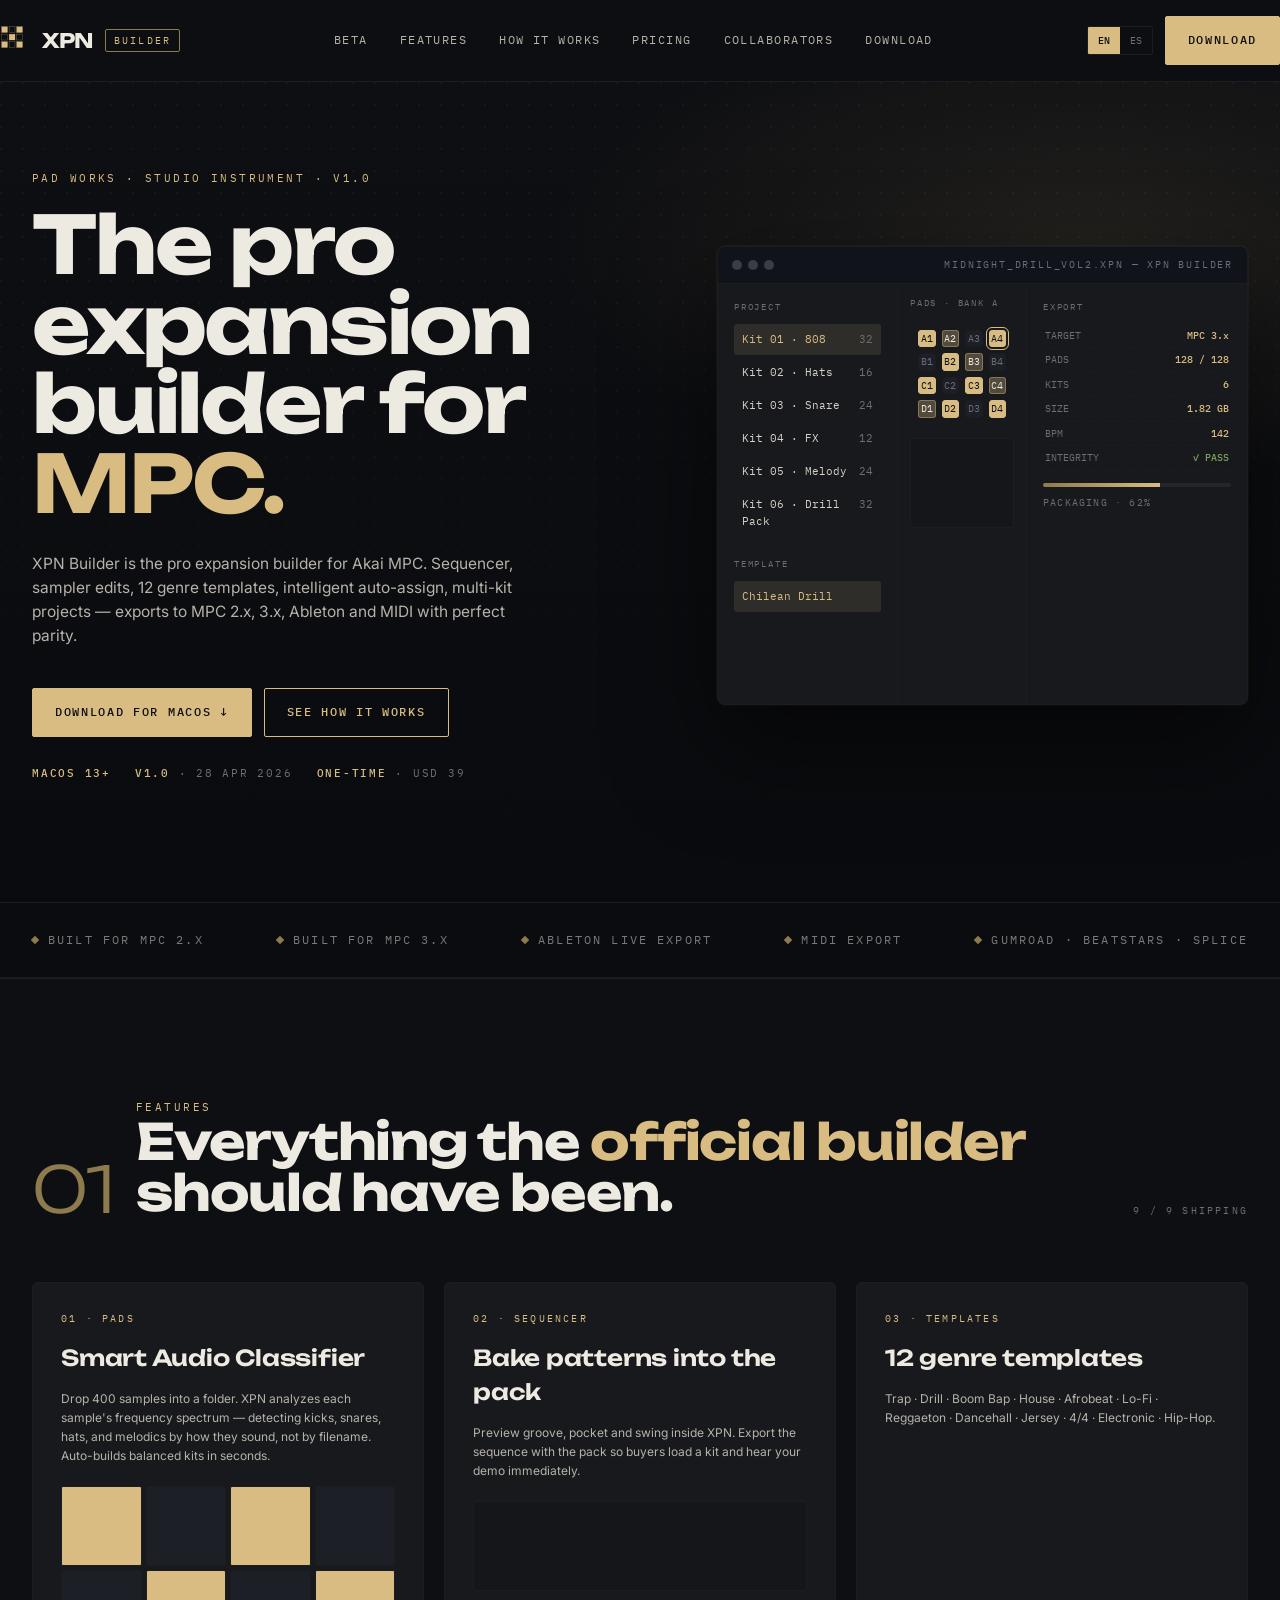
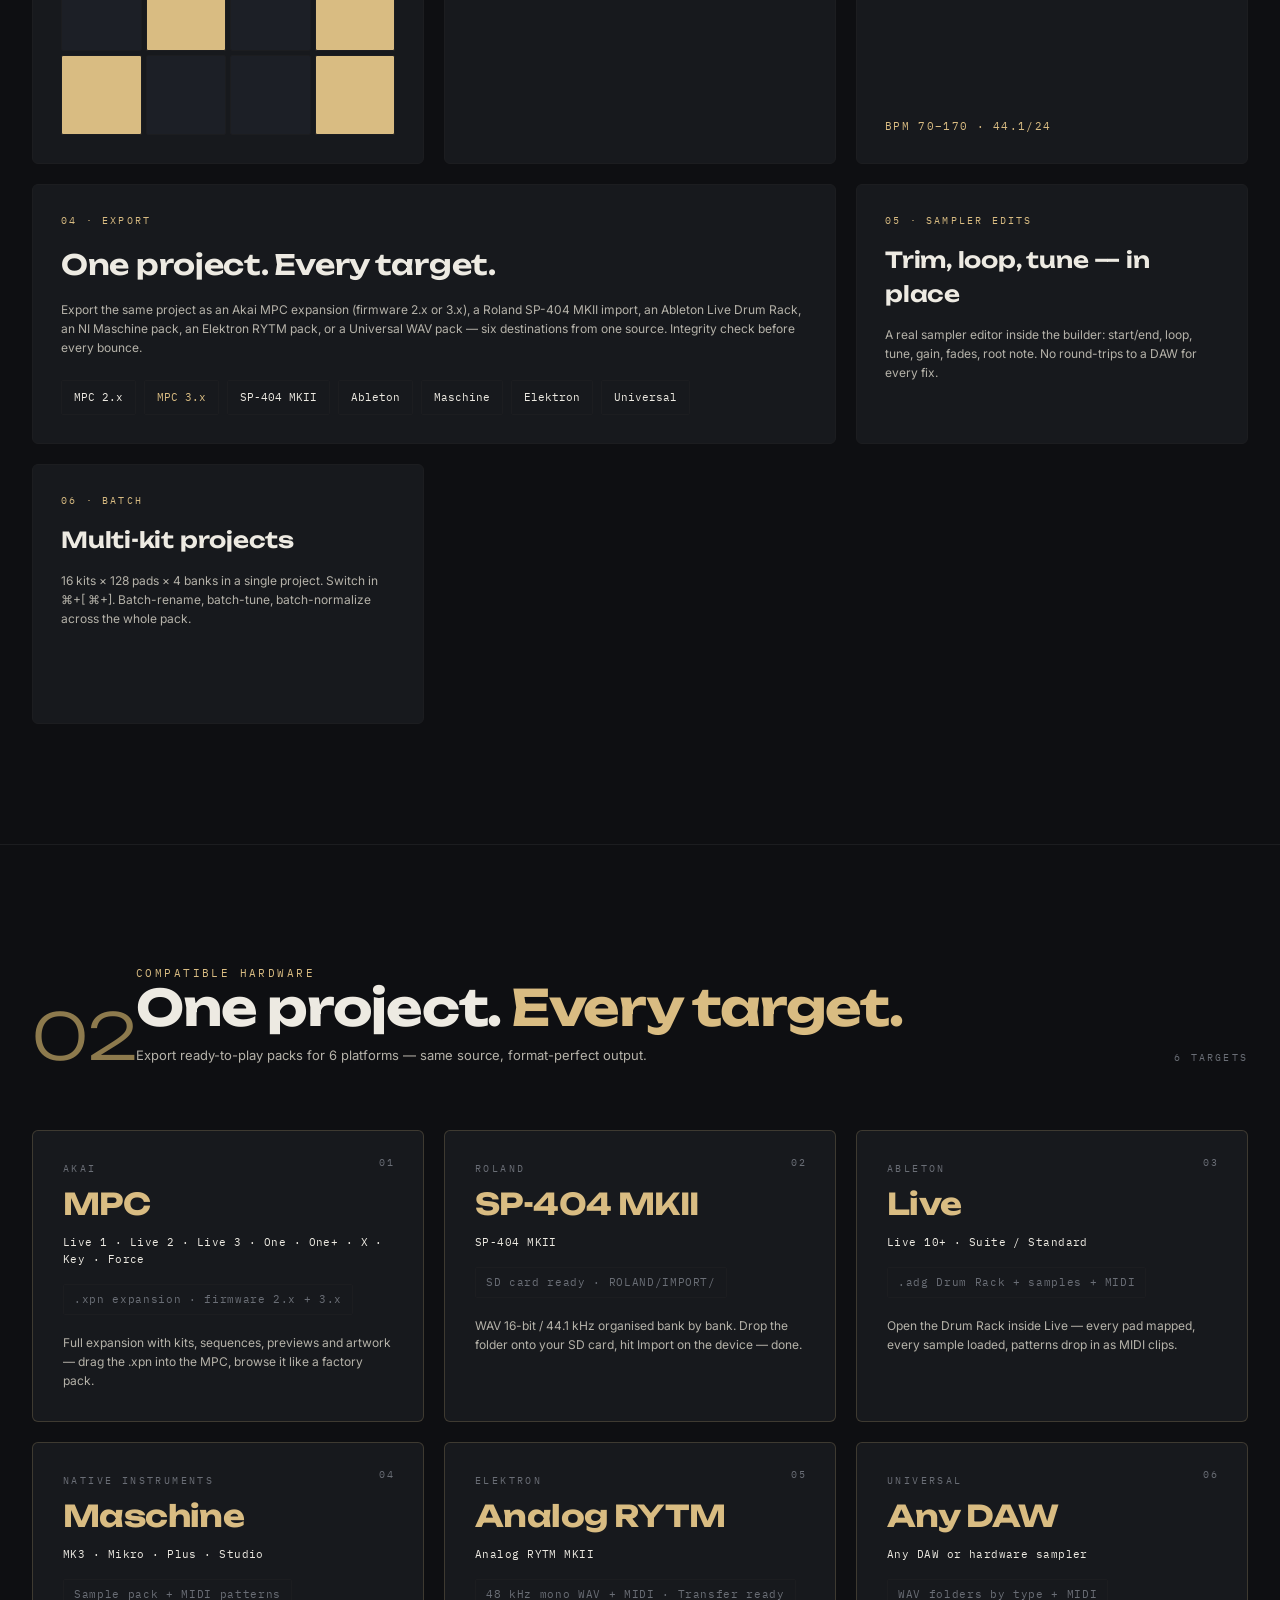
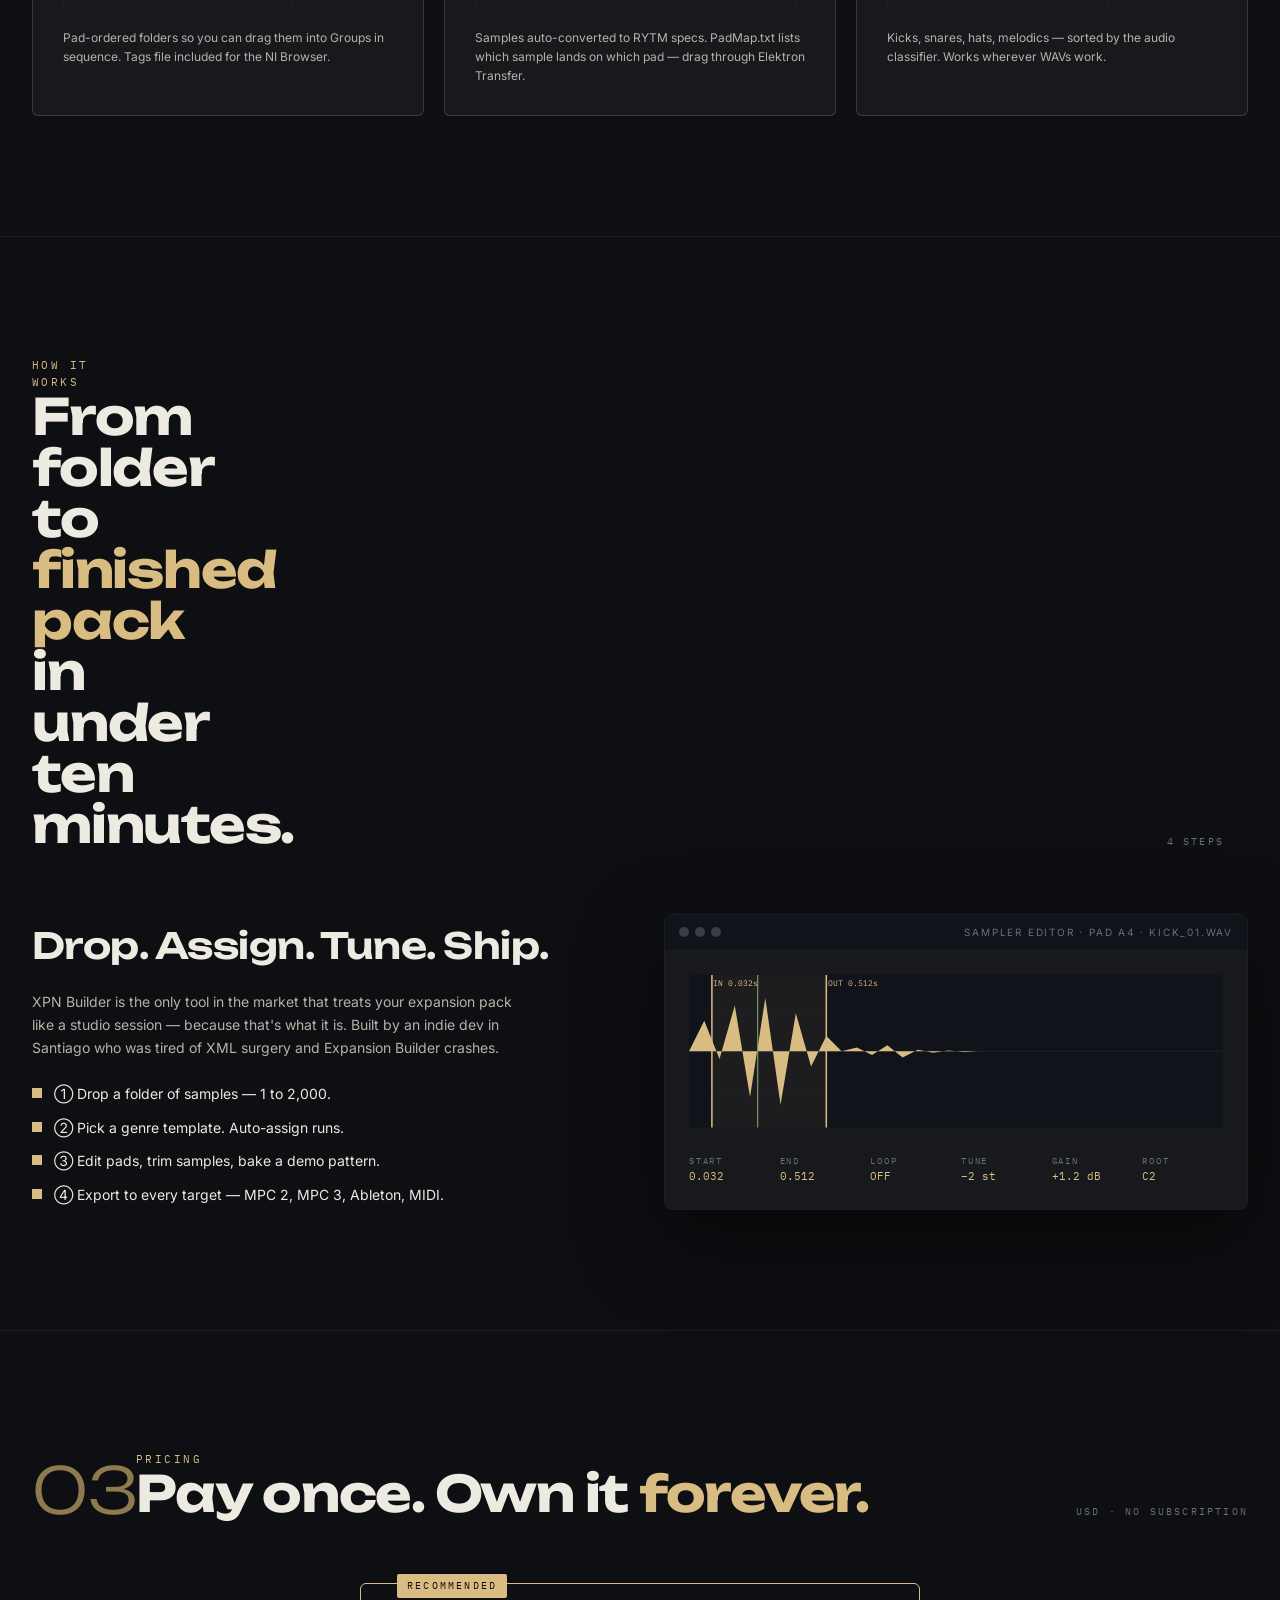
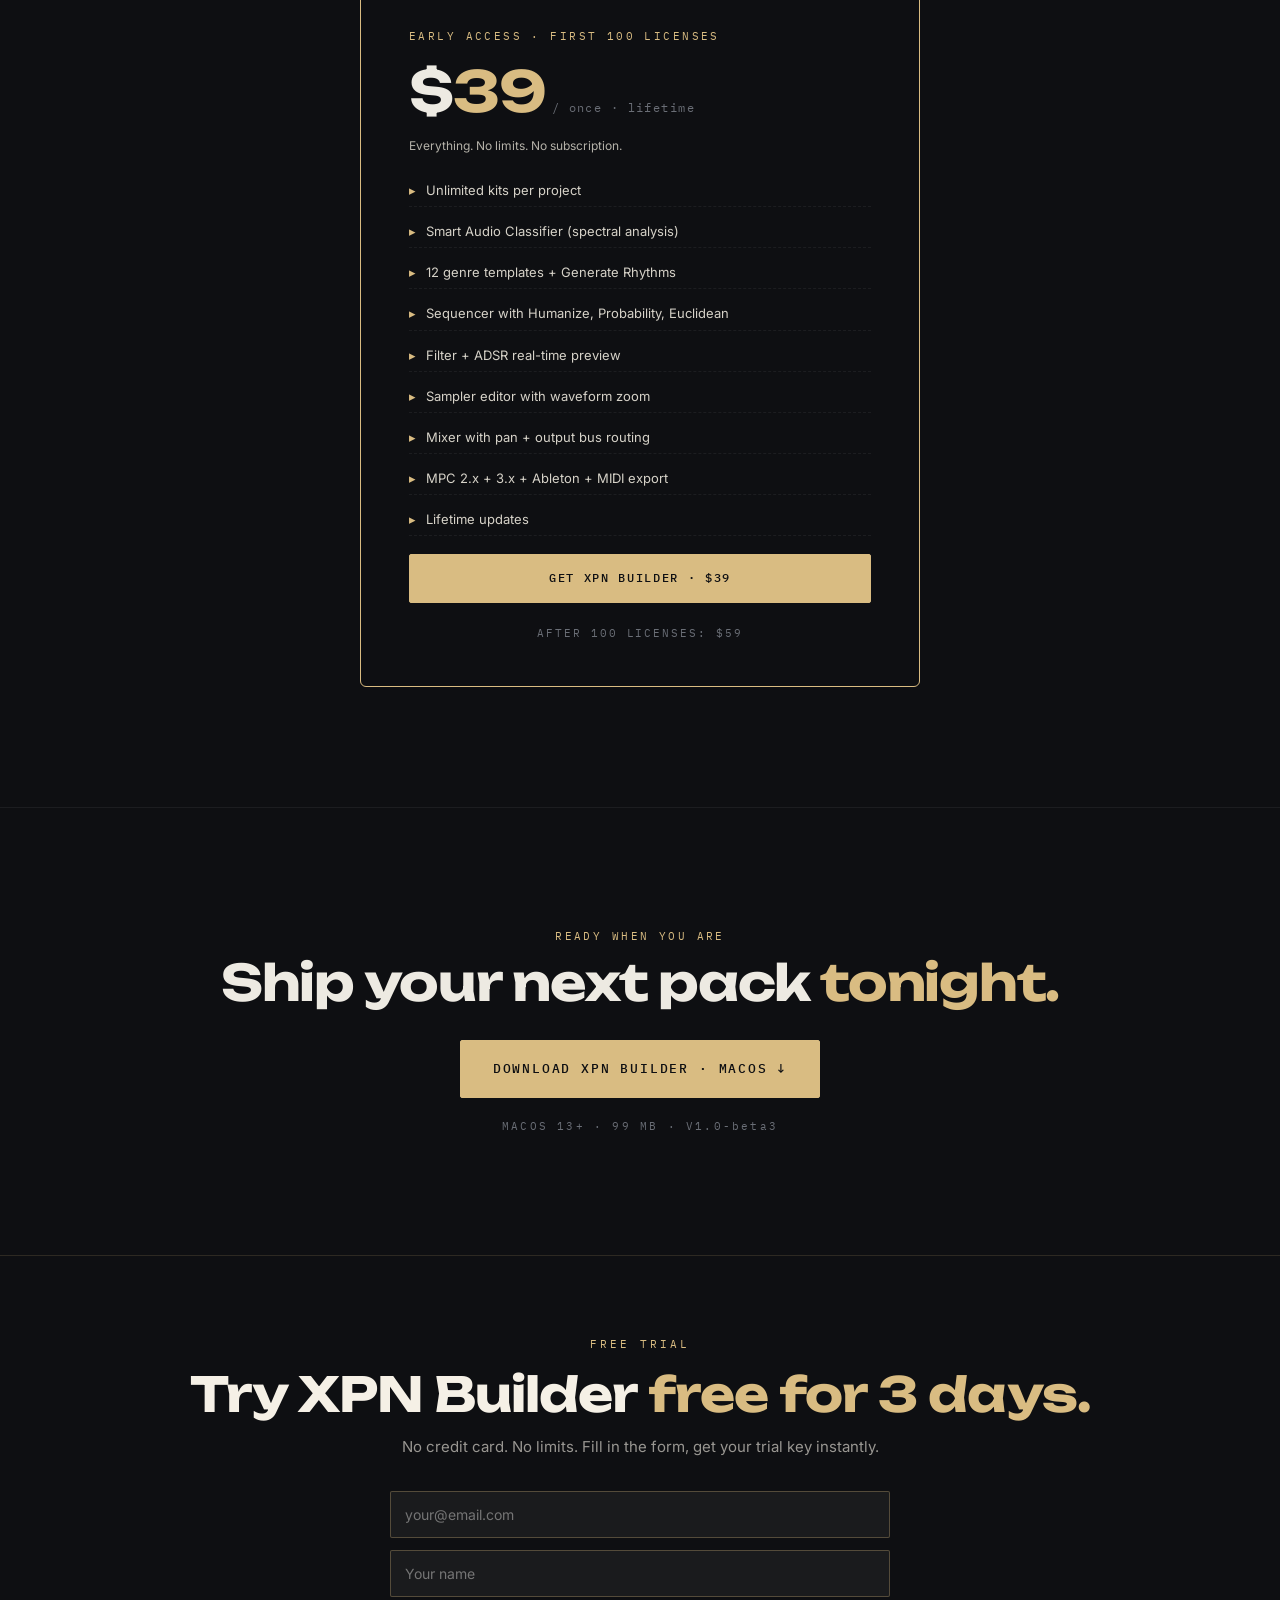
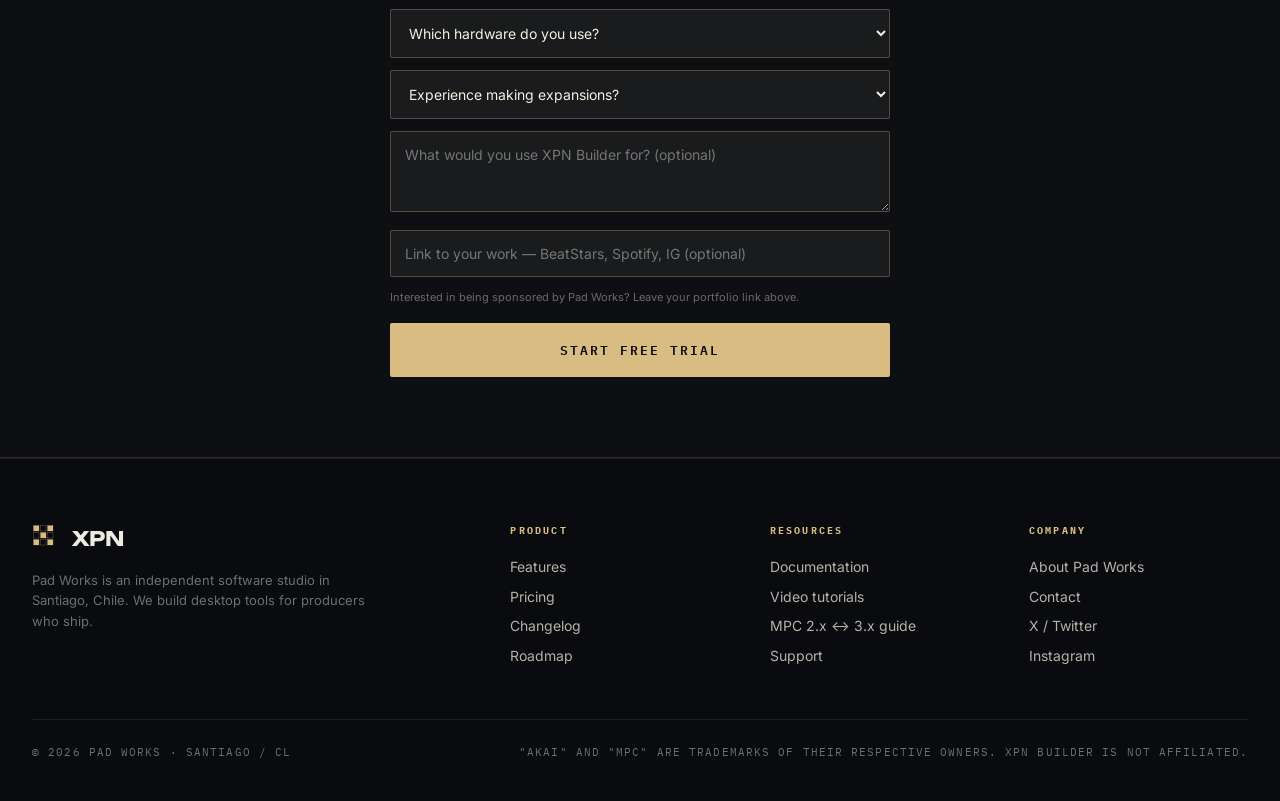
<file: xpn-builder/index.html>
<!doctype html>
<html lang="en">
<head>
<meta charset="utf-8"/>
<meta name="viewport" content="width=device-width, initial-scale=1"/>
<title>Pad Works — XPN Builder | Pro Expansion Builder for MPC</title>
<meta name="description" content="The pro expansion builder for Akai MPC, SP-404, Ableton, Maschine and Elektron. Smart audio classifier, sequencer, 12 genre templates. $39 lifetime."/>
<meta property="og:title" content="Pad Works — XPN Builder"/>
<meta property="og:description" content="The pro expansion builder for MPC. Sequencer, classifier, 12 genres. $39 lifetime."/>
<meta property="og:url" content="https://padworks.io"/>
<meta property="og:type" content="website"/>
<link rel="icon" type="image/x-icon" href="assets/favicon.ico"/>
<link rel="icon" sizes="16x16" href="assets/favicon.ico"/>
<link rel="icon" sizes="32x32" href="assets/favicon.ico"/>
<link rel="preconnect" href="https://fonts.googleapis.com">
<link rel="preconnect" href="https://fonts.gstatic.com" crossorigin>
<link href="https://fonts.googleapis.com/css2?family=Unbounded:wght@400;500;600;700;800&family=IBM+Plex+Mono:wght@400;500;600&family=Inter:wght@400;500;600&display=swap" rel="stylesheet">
<style>
  :root {
    --ink:#0E0F12; --ink-2:#14161A; --graphite:#17191D; --slate:#24262B; --iron:#3A3D44;
    --dust:#6A6E76; --bone:#EDEAE2; --champagne:#D9BC82; --champ-hi:#D9BC82; --antique:#8D7A4D;
    --line:#1c1d20;
  }
  *,*::before,*::after{box-sizing:border-box}
  html{scroll-behavior:smooth}
  html,body{margin:0;padding:0}
  body{
    background:var(--ink); color:var(--bone);
    font-family:"Inter",system-ui,sans-serif; font-size:16px; line-height:1.55;
    -webkit-font-smoothing:antialiased; overflow-x:hidden;
  }
  a{color:inherit;text-decoration:none}
  .mono{font-family:"IBM Plex Mono",ui-monospace,monospace}
  .eyebrow{font-family:"IBM Plex Mono",monospace;font-size:11px;letter-spacing:0.22em;text-transform:uppercase;color:var(--champagne)}
  .h1,.h2,.h3{font-family:"Unbounded",sans-serif;font-weight:700;letter-spacing:-0.02em;line-height:1}
  .wrap{max-width:1280px;margin:0 auto;padding:0 32px}
  .btn{
    display:inline-flex; align-items:center; gap:10px;
    font-family:"IBM Plex Mono",monospace; font-size:12px; letter-spacing:0.14em;
    text-transform:uppercase; padding:14px 22px; border-radius:2px;
    border:1px solid var(--champagne); background:var(--champagne); color:var(--ink);
    font-weight:500; cursor:pointer; transition:.18s;
  }
  .btn:hover{background:var(--champ-hi); border-color:var(--champ-hi)}
  .btn.ghost{background:transparent; color:var(--champagne)}
  .btn.ghost:hover{background:rgba(217,188,130,0.08); color:var(--champ-hi)}

  .topbar{position:sticky;top:0;z-index:50;backdrop-filter:blur(14px) saturate(120%);background:rgba(14,15,18,0.78);border-bottom:1px solid var(--line)}
  .topbar .row{display:flex;align-items:center;justify-content:space-between;padding:16px 0}
  .brand{display:flex;align-items:center;gap:12px}
  .brand .w{font-family:"Unbounded";font-weight:700;font-size:20px;letter-spacing:-0.02em}
  .brand .k{font-family:"IBM Plex Mono";font-size:10px;letter-spacing:0.22em;color:var(--champagne);text-transform:uppercase;padding:3px 8px;border:1px solid var(--antique);border-radius:2px}
  nav.menu{display:flex;gap:32px;font-family:"IBM Plex Mono";font-size:12px;letter-spacing:0.12em;text-transform:uppercase;color:#b5b2a9}
  nav.menu a:hover{color:var(--champagne)}
  .lang{display:flex;gap:0;border:1px solid var(--line);border-radius:2px;overflow:hidden;font-family:"IBM Plex Mono";font-size:10px;letter-spacing:0.18em}
  .lang button{background:transparent;border:0;color:var(--dust);padding:6px 10px;cursor:pointer;font:inherit;text-transform:uppercase}
  .lang button.on{background:var(--champagne);color:var(--ink);font-weight:500}

  .hero{position:relative;padding:88px 0 120px;
    background:radial-gradient(900px 400px at 85% 20%, rgba(217,188,130,0.10), transparent 60%),linear-gradient(180deg,#0E0F12 0%, #0a0b0e 100%);
    overflow:hidden}
  .hero::after{content:"";position:absolute;inset:0;pointer-events:none;
    background-image:radial-gradient(circle at 1px 1px, rgba(217,188,130,0.10) 1px, transparent 0);
    background-size:22px 22px;opacity:0.5;
    mask-image:linear-gradient(180deg,#000 20%, transparent 100%);
    -webkit-mask-image:linear-gradient(180deg,#000 20%, transparent 100%)}
  .hero .grid{display:grid;grid-template-columns:1.1fr 0.9fr;gap:56px;align-items:center;position:relative;z-index:2}
  /* Headline scale 78% (final design choice from the prototype's Tweaks). */
  .hero h1{font-size:clamp(44px,6.24vw,87px);letter-spacing:-0.028em}
  .hero h1 em{font-style:normal;color:var(--champagne)}
  /* Lede scale 86%. */
  .hero .lede{max-width:520px;margin:28px 0 40px;color:#b5b2a9;font-size:15.5px;line-height:1.55}
  .hero .ctas{display:flex;gap:12px;flex-wrap:wrap}
  .hero .meta{display:flex;gap:24px;margin-top:28px;color:var(--dust);font-family:"IBM Plex Mono";font-size:11px;letter-spacing:0.16em;text-transform:uppercase;flex-wrap:wrap}
  .hero .meta b{color:var(--champagne);font-weight:500}
  .mock{background:var(--graphite);border:1px solid var(--line);border-radius:8px;
    box-shadow:0 40px 100px rgba(0,0,0,0.5), 0 0 0 1px rgba(217,188,130,0.04);
    overflow:hidden;font-family:"IBM Plex Mono";font-size:11px}
  .mock-bar{display:flex;align-items:center;gap:6px;padding:10px 14px;border-bottom:1px solid var(--line);background:#11131a}
  .dot{width:10px;height:10px;border-radius:50%;background:#3a3d44}
  .mock-title{margin-left:auto;color:var(--dust);font-size:10px;letter-spacing:0.18em;text-transform:uppercase}
  .mock-body{display:grid;grid-template-columns:180px 1fr 220px;min-height:420px;color:#b5b2a9}
  .mock-col{padding:16px;border-right:1px solid var(--line)}
  .mock-col:last-child{border-right:0}
  .mock-col .sec{font-size:9px;letter-spacing:0.2em;text-transform:uppercase;color:var(--dust);margin:0 0 10px}
  .mock-col .item{padding:7px 8px;border-radius:3px;display:flex;justify-content:space-between;gap:8px;margin-bottom:2px;color:#d6d2c8}
  .mock-col .item.active{background:rgba(217,188,130,0.12);color:var(--champagne)}
  .mock-col .item .c{color:var(--dust)}
  .pads{display:grid;grid-template-columns:repeat(4,1fr);gap:6px;padding:8px;margin-top:12px}
  .pad{aspect-ratio:1/1;background:#1c1f26;border:1px solid var(--line);border-radius:3px;display:flex;align-items:center;justify-content:center;color:var(--dust);font-size:10px}
  .pad.on{background:var(--champagne);color:var(--ink);border-color:var(--champagne)}
  .pad.half{background:rgba(217,188,130,0.3);border-color:rgba(217,188,130,0.4);color:var(--bone)}
  .pad.active{outline:1.5px solid var(--champ-hi);outline-offset:2px}
  .mrow{display:flex;justify-content:space-between;padding:4px 2px;border-bottom:1px dashed var(--line);font-size:10px}
  .mrow:last-child{border:0}
  .mrow .k{color:var(--dust)}
  .mrow .v{color:var(--champagne);font-weight:500}
  .progress{margin:12px 0 0;height:4px;background:#24262b;border-radius:2px;overflow:hidden}
  .progress::after{content:"";display:block;height:100%;width:62%;background:linear-gradient(90deg,var(--antique),var(--champagne))}

  .logos{border-top:1px solid var(--line);border-bottom:1px solid var(--line);padding:28px 0;background:#0b0c0f}
  .logos .list{display:flex;gap:48px;justify-content:space-between;align-items:center;flex-wrap:wrap}
  .logos .item{font-family:"IBM Plex Mono";font-size:12px;letter-spacing:0.18em;color:#7a7a7a;text-transform:uppercase;display:flex;align-items:center;gap:10px}
  .logos .item::before{content:"";display:inline-block;width:6px;height:6px;background:var(--antique);transform:rotate(45deg)}

  .section{padding:120px 0;border-top:1px solid var(--line)}
  .sec-head{display:grid;grid-template-columns:80px 1fr auto;gap:24px;align-items:end;margin-bottom:64px}
  .sec-num{font-family:"Unbounded";font-weight:300;font-size:64px;color:var(--antique);line-height:0.9}
  /* Section titles also scaled to 78% to honor the design's final headline scale. */
  .sec-title{font-family:"Unbounded";font-weight:700;font-size:clamp(28px,3.9vw,50px);letter-spacing:-0.025em;line-height:1.02;margin:0}
  .sec-title em{font-style:normal;color:var(--champagne)}
  .sec-meta{font-family:"IBM Plex Mono";font-size:10px;letter-spacing:0.22em;text-transform:uppercase;color:var(--dust);text-align:right}

  .features{display:grid;grid-template-columns:repeat(3,1fr);gap:20px}
  .feat{border:1px solid var(--line);background:var(--graphite);border-radius:6px;padding:28px;min-height:260px;display:flex;flex-direction:column;gap:14px;position:relative;overflow:hidden;transition:.22s}
  .feat:hover{border-color:var(--antique);transform:translateY(-2px)}
  .feat .n{font-family:"IBM Plex Mono";font-size:10px;letter-spacing:0.22em;color:var(--champagne);text-transform:uppercase}
  .feat h3{font-family:"Unbounded";font-weight:600;font-size:22px;letter-spacing:-0.01em;margin:0;color:var(--bone)}
  .feat p{margin:0;color:#b5b2a9;font-size:12px;line-height:1.6}
  .feat.wide{grid-column:span 2}

  /* ── HARDWARE CARDS ── */
  .hw-grid{display:grid;grid-template-columns:repeat(3,1fr);gap:20px}
  .hw-card{position:relative;border:1px solid rgba(217,188,130,0.2);background:var(--graphite);border-radius:6px;padding:30px;display:flex;flex-direction:column;gap:10px;transition:.22s;overflow:hidden}
  .hw-card:hover{border-color:var(--champagne);transform:translateY(-2px)}
  .hw-card::before{content:"";position:absolute;top:0;left:0;right:0;height:1px;background:linear-gradient(90deg,transparent,rgba(217,188,130,0.6),transparent);opacity:0;transition:opacity .22s}
  .hw-card:hover::before{opacity:1}
  .hw-num{position:absolute;top:24px;right:28px;font-family:"IBM Plex Mono";font-size:10px;letter-spacing:0.22em;color:var(--dust)}
  .hw-brand{font-family:"IBM Plex Mono";font-size:10px;letter-spacing:0.24em;text-transform:uppercase;color:var(--dust);margin-bottom:2px}
  .hw-name{font-family:"Unbounded";font-weight:700;font-size:30px;letter-spacing:-0.02em;line-height:1.05;margin:0;color:var(--champagne)}
  .hw-models{font-family:"IBM Plex Mono";font-size:11px;letter-spacing:0.04em;color:var(--bone);margin-top:4px;line-height:1.55}
  .hw-format{font-family:"IBM Plex Mono";font-size:11px;letter-spacing:0.06em;color:var(--dust);padding:6px 10px;border:1px solid var(--line);border-radius:2px;align-self:flex-start;margin-top:6px}
  .hw-desc{margin:8px 0 0;color:#b5b2a9;font-size:12px;line-height:1.6}
  @media (max-width: 900px){
    .hw-grid{grid-template-columns:repeat(2,1fr)}
  }
  @media (max-width: 560px){
    .hw-grid{grid-template-columns:1fr}
  }

  .padviz{display:grid;grid-template-columns:repeat(4,1fr);gap:4px;margin-top:6px}
  .padviz .p{aspect-ratio:1/1;background:#1c1f26;border:1px solid var(--line);border-radius:2px}
  .padviz .p.on{background:var(--champagne);animation:pulse 2.4s ease-in-out infinite}
  @keyframes pulse{0%,100%{filter:brightness(1)}50%{filter:brightness(1.3)}}
  .seqviz{margin-top:6px;height:90px;display:flex;align-items:flex-end;gap:2px;padding:8px;background:var(--ink-2);border:1px solid var(--line);border-radius:3px;overflow:hidden}
  .seqviz .bar{flex:1;background:linear-gradient(180deg,var(--champ-hi),var(--antique));border-radius:1px 1px 0 0;animation:eq 1.6s ease-in-out infinite}
  .seqviz .bar:nth-child(1){animation-delay:.0s}.seqviz .bar:nth-child(2){animation-delay:.15s}.seqviz .bar:nth-child(3){animation-delay:.3s}.seqviz .bar:nth-child(4){animation-delay:.45s}.seqviz .bar:nth-child(5){animation-delay:.6s}.seqviz .bar:nth-child(6){animation-delay:.25s}.seqviz .bar:nth-child(7){animation-delay:.1s}.seqviz .bar:nth-child(8){animation-delay:.35s}.seqviz .bar:nth-child(9){animation-delay:.55s}.seqviz .bar:nth-child(10){animation-delay:.2s}.seqviz .bar:nth-child(11){animation-delay:.4s}.seqviz .bar:nth-child(12){animation-delay:.5s}
  @keyframes eq{0%,100%{height:30%}50%{height:100%}}

  .showcase{display:grid;grid-template-columns:1fr 1fr;gap:48px;align-items:center}
  .showcase h3{font-family:"Unbounded";font-weight:600;font-size:36px;letter-spacing:-0.015em;margin:0 0 16px}
  .showcase p{color:#b5b2a9;font-size:14px;line-height:1.65;max-width:480px}
  .showcase ul{list-style:none;padding:0;margin:24px 0 0;display:grid;gap:12px}
  .showcase ul li{display:flex;gap:12px;align-items:flex-start;font-size:14px}
  .showcase ul li::before{content:"";width:10px;height:10px;background:var(--champagne);flex-shrink:0;margin-top:5px}
  .mock-lg{background:var(--graphite);border:1px solid var(--line);border-radius:8px;overflow:hidden;box-shadow:0 30px 80px rgba(0,0,0,0.5)}

  .pricing{display:grid;grid-template-columns:1fr 1.2fr 1fr;gap:20px;align-items:stretch}
  .price{border:1px solid var(--line);background:var(--graphite);border-radius:6px;padding:36px;display:flex;flex-direction:column;gap:18px}
  .price.main{background:var(--ink);border-color:var(--champ-hi);position:relative}
  .price.main::before{content:"RECOMMENDED";position:absolute;top:-10px;left:36px;
    font-family:"IBM Plex Mono";font-size:10px;letter-spacing:0.22em;background:var(--champagne);color:var(--ink);padding:4px 10px;border-radius:2px}
  .price .tier{font-family:"IBM Plex Mono";font-size:11px;letter-spacing:0.22em;color:var(--champagne);text-transform:uppercase}
  .price .amount{font-family:"Unbounded";font-weight:700;font-size:56px;letter-spacing:-0.02em;line-height:1}
  .price .amount .c{color:var(--champ-hi)}
  .price .amount .sub{font-family:"IBM Plex Mono";font-size:12px;color:var(--dust);font-weight:400;letter-spacing:0.12em;margin-left:6px}
  .price .lead{color:#b5b2a9;font-size:12px;line-height:1.55}
  .price ul{list-style:none;padding:0;margin:0;display:grid;gap:8px;font-size:13px}
  .price ul li{display:flex;gap:10px;padding:6px 0;border-bottom:1px dashed var(--line);color:#d6d2c8}
  .price ul li::before{content:"▸";color:var(--champagne)}
  .price ul li.no{color:var(--dust)}
  .price ul li.no::before{content:"—";color:var(--dust)}
  .price .btn{justify-content:center}

  footer{border-top:1px solid var(--line);padding:64px 0 40px;background:#0a0b0e}
  footer .frow{display:grid;grid-template-columns:2fr 1fr 1fr 1fr;gap:40px}
  footer h4{font-family:"IBM Plex Mono";font-size:10px;letter-spacing:0.22em;color:var(--champagne);text-transform:uppercase;margin:0 0 14px}
  footer a{display:block;color:#b5b2a9;font-size:14px;padding:4px 0}
  footer a:hover{color:var(--champagne)}
  footer .legal{margin-top:48px;padding-top:24px;border-top:1px solid var(--line);display:flex;justify-content:space-between;color:var(--dust);font-family:"IBM Plex Mono";font-size:11px;letter-spacing:0.1em;flex-wrap:wrap;gap:16px}

  @media (max-width:920px){
    .hero .grid{grid-template-columns:1fr}
    .showcase{grid-template-columns:1fr}
    .features{grid-template-columns:1fr}
    .feat.wide{grid-column:auto}
    .pricing{grid-template-columns:1fr}
    footer .frow{grid-template-columns:1fr 1fr}
    nav.menu{display:none}
    .sec-head{grid-template-columns:1fr;gap:10px}
    .sec-num{font-size:36px}
    .mock-body{grid-template-columns:1fr}
    .mock-col{border-right:0;border-bottom:1px solid var(--line)}
  }
</style>
</head>
<body>

<header class="topbar">
  <div class="wrap row">
    <a class="brand" href="#">
      <svg width="30" height="30" viewBox="0 0 72 72" aria-hidden="true">
        <g fill="none" stroke="#D9BC82" stroke-width="1.1" stroke-opacity="0.5">
          <rect x="4" y="4" width="14" height="14"/><rect x="22" y="4" width="14" height="14"/><rect x="40" y="4" width="14" height="14"/>
          <rect x="4" y="22" width="14" height="14"/><rect x="22" y="22" width="14" height="14"/><rect x="40" y="22" width="14" height="14"/>
          <rect x="4" y="40" width="14" height="14"/><rect x="22" y="40" width="14" height="14"/><rect x="40" y="40" width="14" height="14"/>
        </g>
        <rect x="4" y="4" width="14" height="14" fill="#D9BC82"/>
        <rect x="40" y="4" width="14" height="14" fill="#D9BC82"/>
        <rect x="22" y="22" width="14" height="14" fill="#D9BC82"/>
        <rect x="4" y="40" width="14" height="14" fill="#D9BC82"/>
        <rect x="40" y="40" width="14" height="14" fill="#D9BC82"/>
      </svg>
      <span class="w">XPN</span>
      <span class="k">Builder</span>
    </a>
    <nav class="menu">
      <a href="#collaborators" data-en="Beta" data-es="Beta">Beta</a>
      <a href="#features" data-en="Features" data-es="Features">Features</a>
      <a href="#how" data-en="How it works" data-es="Cómo funciona">How it works</a>
      <a href="#pricing" data-en="Pricing" data-es="Pricing">Pricing</a>
      <a href="#collaborators" data-en="Collaborators" data-es="Colaboradores">Collaborators</a>
      <a href="https://padworks.gumroad.com/l/xpn" data-en="Download" data-es="Descargar">Download</a>
    </nav>
    <div style="display:flex;gap:12px;align-items:center">
      <div class="lang">
        <button class="on" data-lang="en">EN</button>
        <button data-lang="es">ES</button>
      </div>
      <a href="https://padworks.gumroad.com/l/xpn" class="btn" data-en="Download" data-es="Descargar">Download</a>
    </div>
  </div>
</header>

<section class="hero">
  <div class="wrap grid">
    <div>
      <div class="eyebrow" data-en="Pad Works · Studio Instrument · V1.0" data-es="Pad Works · Studio Instrument · V1.0">Pad Works · Studio Instrument · V1.0</div>
      <h1 class="h1" style="margin:18px 0 0"
        data-en="The pro expansion<br/>builder for <em>MPC.</em>"
        data-es="El builder profesional<br/>para <em>MPC.</em>">The pro expansion<br/>builder for <em>MPC.</em></h1>
      <p class="lede"
        data-en="XPN Builder is the pro expansion builder for Akai MPC. Sequencer, sampler edits, 12 genre templates, intelligent auto-assign, multi-kit projects — exports to MPC 2.x, 3.x, Ableton and MIDI with perfect parity."
        data-es="XPN Builder es el builder profesional de expansion packs para Akai MPC. Secuenciador, editor de samples, 12 templates de género, auto-assign inteligente, proyectos multi-kit — exporta a MPC 2.x, 3.x, Ableton y MIDI sin reajustes.">
        XPN Builder is the pro expansion builder for Akai MPC.
      </p>
      <div class="ctas">
        <a href="https://padworks.gumroad.com/l/xpn" class="btn" data-en="Download for macOS ↓" data-es="Descargar para macOS ↓">Download for macOS ↓</a>
        <a href="#how" class="btn ghost" data-en="See how it works" data-es="Ver cómo funciona">See how it works</a>
      </div>
      <div class="meta">
        <span><b>macOS 13+</b></span>
        <span><b>V1.0</b> · 28 Apr 2026</span>
        <span><b data-en="One-time" data-es="Pago único">One-time</b> · USD 39</span>
      </div>
    </div>
    <div>
      <div class="mock">
        <div class="mock-bar">
          <span class="dot"></span><span class="dot"></span><span class="dot"></span>
          <span class="mock-title">midnight_drill_vol2.xpn — XPN Builder</span>
        </div>
        <div class="mock-body">
          <div class="mock-col">
            <div class="sec" data-en="Project" data-es="Proyecto">Project</div>
            <div class="item active">Kit 01 · 808 <span class="c">32</span></div>
            <div class="item">Kit 02 · Hats <span class="c">16</span></div>
            <div class="item">Kit 03 · Snare <span class="c">24</span></div>
            <div class="item">Kit 04 · FX <span class="c">12</span></div>
            <div class="item">Kit 05 · Melody <span class="c">24</span></div>
            <div class="item">Kit 06 · Drill Pack <span class="c">32</span></div>
            <div class="sec" style="margin-top:20px" data-en="Template" data-es="Template">Template</div>
            <div class="item active">Chilean Drill</div>
          </div>
          <div class="mock-col" style="padding:12px">
            <div class="sec" data-en="Pads · Bank A" data-es="Pads · Banco A">Pads · Bank A</div>
            <div class="pads">
              <div class="pad on">A1</div><div class="pad half">A2</div><div class="pad">A3</div><div class="pad on active">A4</div>
              <div class="pad">B1</div><div class="pad on">B2</div><div class="pad half">B3</div><div class="pad">B4</div>
              <div class="pad on">C1</div><div class="pad">C2</div><div class="pad on">C3</div><div class="pad half">C4</div>
              <div class="pad half">D1</div><div class="pad on">D2</div><div class="pad">D3</div><div class="pad on">D4</div>
            </div>
            <div class="seqviz" style="margin-top:12px">
              <div class="bar"></div><div class="bar"></div><div class="bar"></div><div class="bar"></div>
              <div class="bar"></div><div class="bar"></div><div class="bar"></div><div class="bar"></div>
              <div class="bar"></div><div class="bar"></div><div class="bar"></div><div class="bar"></div>
            </div>
          </div>
          <div class="mock-col">
            <div class="sec" data-en="Export" data-es="Export">Export</div>
            <div class="mrow"><span class="k">TARGET</span><span class="v">MPC 3.x</span></div>
            <div class="mrow"><span class="k">PADS</span><span class="v">128 / 128</span></div>
            <div class="mrow"><span class="k">KITS</span><span class="v">6</span></div>
            <div class="mrow"><span class="k">SIZE</span><span class="v">1.82 GB</span></div>
            <div class="mrow"><span class="k">BPM</span><span class="v">142</span></div>
            <div class="mrow"><span class="k">INTEGRITY</span><span class="v" style="color:#7BA05B">✓ PASS</span></div>
            <div class="progress"></div>
            <div style="font-size:10px;color:var(--dust);margin-top:8px;letter-spacing:0.12em">PACKAGING · 62%</div>
          </div>
        </div>
      </div>
    </div>
  </div>
</section>

<section class="logos">
  <div class="wrap list">
    <span class="item" data-en="Built for MPC 2.x" data-es="Para MPC 2.x">Built for MPC 2.x</span>
    <span class="item" data-en="Built for MPC 3.x" data-es="Para MPC 3.x">Built for MPC 3.x</span>
    <span class="item" data-en="Ableton Live export" data-es="Export a Ableton">Ableton Live export</span>
    <span class="item" data-en="MIDI export" data-es="Export MIDI">MIDI export</span>
    <span class="item">Gumroad · BeatStars · Splice</span>
  </div>
</section>

<section class="section" id="features">
  <div class="wrap">
    <header class="sec-head">
      <div class="sec-num">01</div>
      <div>
        <div class="eyebrow" data-en="Features" data-es="Características">Features</div>
        <h2 class="sec-title"
          data-en="Everything the <em>official builder</em><br/>should have been."
          data-es="Todo lo que el <em>builder oficial</em><br/>debió haber sido.">Everything the <em>official builder</em><br/>should have been.</h2>
      </div>
      <div class="sec-meta">9 / 9 shipping</div>
    </header>

    <div class="features">
      <div class="feat">
        <div class="n">01 · Pads</div>
        <h3 data-en="Smart Audio Classifier" data-es="Smart Audio Classifier">Smart Audio Classifier</h3>
        <p data-en="Drop 400 samples into a folder. XPN analyzes each sample's frequency spectrum — detecting kicks, snares, hats, and melodics by how they sound, not by filename. Auto-builds balanced kits in seconds." data-es="Arrastra 400 samples a una carpeta. XPN analiza el espectro de frecuencia de cada sample — detecta kicks, snares, hats y melodías por cómo suenan, no por el nombre del archivo. Arma kits balanceados en segundos.">Drop 400 samples into a folder. XPN analyzes each sample's frequency spectrum — detecting kicks, snares, hats, and melodics by how they sound, not by filename. Auto-builds balanced kits in seconds.</p>
        <div class="padviz">
          <div class="p on"></div><div class="p"></div><div class="p on"></div><div class="p"></div>
          <div class="p"></div><div class="p on"></div><div class="p"></div><div class="p on"></div>
          <div class="p on"></div><div class="p"></div><div class="p"></div><div class="p on"></div>
        </div>
      </div>

      <div class="feat">
        <div class="n">02 · Sequencer</div>
        <h3 data-en="Bake patterns into the pack" data-es="Graba patterns en el pack">Bake patterns into the pack</h3>
        <p data-en="Preview groove, pocket and swing inside XPN. Export the sequence with the pack so buyers load a kit and hear your demo immediately." data-es="Previsualiza groove, pocket y swing dentro de XPN. Exporta la secuencia con el pack.">Preview groove, pocket and swing inside XPN. Export the sequence with the pack so buyers load a kit and hear your demo immediately.</p>
        <div class="seqviz">
          <div class="bar"></div><div class="bar"></div><div class="bar"></div><div class="bar"></div>
          <div class="bar"></div><div class="bar"></div><div class="bar"></div><div class="bar"></div>
          <div class="bar"></div><div class="bar"></div><div class="bar"></div><div class="bar"></div>
        </div>
      </div>

      <div class="feat">
        <div class="n">03 · Templates</div>
        <h3 data-en="12 genre templates" data-es="12 templates de género">12 genre templates</h3>
        <p data-en="Trap · Drill · Boom Bap · House · Afrobeat · Lo-Fi · Reggaeton · Dancehall · Jersey · 4/4 · Electronic · Hip-Hop." data-es="Trap · Drill · Boom Bap · House · Afrobeat · Lo-Fi · Reggaeton · Dancehall · Jersey · 4/4 · Electronic · Hip-Hop.">Trap · Drill · Boom Bap · House · Afrobeat · Lo-Fi · Reggaeton · Dancehall · Jersey · 4/4 · Electronic · Hip-Hop.</p>
        <div class="mono" style="color:var(--champagne);font-size:11px;letter-spacing:0.12em;margin-top:auto">BPM 70–170 · 44.1/24</div>
      </div>

      <div class="feat wide">
        <div class="n">04 · Export</div>
        <h3 style="font-size:28px" data-en="One project. Every target." data-es="Un proyecto. Todos los destinos.">One project. Every target.</h3>
        <p data-en="Export the same project as an Akai MPC expansion (firmware 2.x or 3.x), a Roland SP-404 MKII import, an Ableton Live Drum Rack, an NI Maschine pack, an Elektron RYTM pack, or a Universal WAV pack — six destinations from one source. Integrity check before every bounce." data-es="Exporta el mismo proyecto como expansion Akai MPC (firmware 2.x o 3.x), import para Roland SP-404 MKII, Drum Rack de Ableton Live, pack para NI Maschine, pack para Elektron RYTM o pack Universal WAV — seis destinos desde una sola fuente. Integrity check antes de cada export.">Export the same project as an Akai MPC expansion (firmware 2.x or 3.x), a Roland SP-404 MKII import, an Ableton Live Drum Rack, an NI Maschine pack, an Elektron RYTM pack, or a Universal WAV pack — six destinations from one source. Integrity check before every bounce.</p>
        <div style="display:flex;gap:8px;margin-top:8px;flex-wrap:wrap">
          <div class="mono" style="padding:8px 12px;border:1px solid var(--line);border-radius:2px;font-size:11px">MPC 2.x</div>
          <div class="mono" style="padding:8px 12px;border:1px solid var(--line);border-radius:2px;font-size:11px;color:var(--champagne)">MPC 3.x</div>
          <div class="mono" style="padding:8px 12px;border:1px solid var(--line);border-radius:2px;font-size:11px">SP-404 MKII</div>
          <div class="mono" style="padding:8px 12px;border:1px solid var(--line);border-radius:2px;font-size:11px">Ableton</div>
          <div class="mono" style="padding:8px 12px;border:1px solid var(--line);border-radius:2px;font-size:11px">Maschine</div>
          <div class="mono" style="padding:8px 12px;border:1px solid var(--line);border-radius:2px;font-size:11px">Elektron</div>
          <div class="mono" style="padding:8px 12px;border:1px solid var(--line);border-radius:2px;font-size:11px">Universal</div>
        </div>
      </div>

      <div class="feat">
        <div class="n">05 · Sampler edits</div>
        <h3 data-en="Trim, loop, tune — in place" data-es="Trim, loop, tune — en vivo">Trim, loop, tune — in place</h3>
        <p data-en="A real sampler editor inside the builder: start/end, loop, tune, gain, fades, root note. No round-trips to a DAW for every fix." data-es="Editor de sampler completo dentro del builder: start/end, loop, tune, gain, fades, root note. Sin round-trips al DAW.">A real sampler editor inside the builder: start/end, loop, tune, gain, fades, root note. No round-trips to a DAW for every fix.</p>
      </div>

      <div class="feat">
        <div class="n">06 · Batch</div>
        <h3 data-en="Multi-kit projects" data-es="Proyectos multi-kit">Multi-kit projects</h3>
        <p data-en="16 kits × 128 pads × 4 banks in a single project. Switch in ⌘+[ ⌘+]. Batch-rename, batch-tune, batch-normalize across the whole pack." data-es="16 kits × 128 pads × 4 bancos en un solo proyecto. Batch-rename, batch-tune, batch-normalize.">16 kits × 128 pads × 4 banks in a single project. Switch in ⌘+[ ⌘+]. Batch-rename, batch-tune, batch-normalize across the whole pack.</p>
      </div>
    </div>
  </div>
</section>

<!-- ── COMPATIBLE HARDWARE ── -->
<section class="section" id="hardware">
  <div class="wrap">
    <header class="sec-head">
      <div class="sec-num">02</div>
      <div>
        <div class="eyebrow" data-en="Compatible hardware" data-es="Hardware compatible">Compatible hardware</div>
        <h2 class="sec-title"
          data-en="One project. <em>Every target.</em>"
          data-es="Un proyecto. <em>Todos los destinos.</em>">One project. <em>Every target.</em></h2>
        <p style="color:#b5b2a9;font-size:13px;line-height:1.6;margin:12px 0 0;max-width:540px"
          data-en="Export ready-to-play packs for 6 platforms — same source, format-perfect output."
          data-es="Exporta packs listos para 6 plataformas — misma fuente, formato perfecto.">Export ready-to-play packs for 6 platforms — same source, format-perfect output.</p>
      </div>
      <div class="sec-meta">6 targets</div>
    </header>

    <div class="hw-grid">
      <!-- 1. Akai MPC -->
      <div class="hw-card">
        <div class="hw-num">01</div>
        <div class="hw-brand" data-en="Akai" data-es="Akai">Akai</div>
        <h3 class="hw-name">MPC</h3>
        <div class="hw-models" data-en="Live 1 · Live 2 · Live 3 · One · One+ · X · Key · Force"
                                data-es="Live 1 · Live 2 · Live 3 · One · One+ · X · Key · Force">Live 1 · Live 2 · Live 3 · One · One+ · X · Key · Force</div>
        <div class="hw-format" data-en=".xpn expansion · firmware 2.x + 3.x"
                                 data-es=".xpn expansion · firmware 2.x + 3.x">.xpn expansion · firmware 2.x + 3.x</div>
        <p class="hw-desc"
           data-en="Full expansion with kits, sequences, previews and artwork — drag the .xpn into the MPC, browse it like a factory pack."
           data-es="Expansion completa con kits, secuencias, previews y artwork — arrastra el .xpn a la MPC, explóralo como un pack de fábrica.">Full expansion with kits, sequences, previews and artwork — drag the .xpn into the MPC, browse it like a factory pack.</p>
      </div>

      <!-- 2. Roland SP-404 MKII -->
      <div class="hw-card">
        <div class="hw-num">02</div>
        <div class="hw-brand" data-en="Roland" data-es="Roland">Roland</div>
        <h3 class="hw-name">SP-404 MKII</h3>
        <div class="hw-models" data-en="SP-404 MKII"
                                data-es="SP-404 MKII">SP-404 MKII</div>
        <div class="hw-format" data-en="SD card ready · ROLAND/IMPORT/"
                                 data-es="SD card listo · ROLAND/IMPORT/">SD card ready · ROLAND/IMPORT/</div>
        <p class="hw-desc"
           data-en="WAV 16-bit / 44.1 kHz organised bank by bank. Drop the folder onto your SD card, hit Import on the device — done."
           data-es="WAV 16-bit / 44.1 kHz organizados banco por banco. Pega la carpeta en la SD, presiona Import en el aparato — listo.">WAV 16-bit / 44.1 kHz organised bank by bank. Drop the folder onto your SD card, hit Import on the device — done.</p>
      </div>

      <!-- 3. Ableton Live -->
      <div class="hw-card">
        <div class="hw-num">03</div>
        <div class="hw-brand" data-en="Ableton" data-es="Ableton">Ableton</div>
        <h3 class="hw-name">Live</h3>
        <div class="hw-models" data-en="Live 10+ · Suite / Standard"
                                data-es="Live 10+ · Suite / Standard">Live 10+ · Suite / Standard</div>
        <div class="hw-format" data-en=".adg Drum Rack + samples + MIDI"
                                 data-es=".adg Drum Rack + samples + MIDI">.adg Drum Rack + samples + MIDI</div>
        <p class="hw-desc"
           data-en="Open the Drum Rack inside Live — every pad mapped, every sample loaded, patterns drop in as MIDI clips."
           data-es="Abre el Drum Rack en Live — cada pad mapeado, cada sample cargado, los patterns entran como clips MIDI.">Open the Drum Rack inside Live — every pad mapped, every sample loaded, patterns drop in as MIDI clips.</p>
      </div>

      <!-- 4. NI Maschine -->
      <div class="hw-card">
        <div class="hw-num">04</div>
        <div class="hw-brand" data-en="Native Instruments" data-es="Native Instruments">Native Instruments</div>
        <h3 class="hw-name">Maschine</h3>
        <div class="hw-models" data-en="MK3 · Mikro · Plus · Studio"
                                data-es="MK3 · Mikro · Plus · Studio">MK3 · Mikro · Plus · Studio</div>
        <div class="hw-format" data-en="Sample pack + MIDI patterns"
                                 data-es="Sample pack + patterns MIDI">Sample pack + MIDI patterns</div>
        <p class="hw-desc"
           data-en="Pad-ordered folders so you can drag them into Groups in sequence. Tags file included for the NI Browser."
           data-es="Carpetas ordenadas por pad para arrastrarlas a Groups en secuencia. Archivo de tags incluido para el NI Browser.">Pad-ordered folders so you can drag them into Groups in sequence. Tags file included for the NI Browser.</p>
      </div>

      <!-- 5. Elektron Analog RYTM -->
      <div class="hw-card">
        <div class="hw-num">05</div>
        <div class="hw-brand" data-en="Elektron" data-es="Elektron">Elektron</div>
        <h3 class="hw-name">Analog RYTM</h3>
        <div class="hw-models" data-en="Analog RYTM MKII"
                                data-es="Analog RYTM MKII">Analog RYTM MKII</div>
        <div class="hw-format" data-en="48 kHz mono WAV + MIDI · Transfer ready"
                                 data-es="48 kHz mono WAV + MIDI · listo para Transfer">48 kHz mono WAV + MIDI · Transfer ready</div>
        <p class="hw-desc"
           data-en="Samples auto-converted to RYTM specs. PadMap.txt lists which sample lands on which pad — drag through Elektron Transfer."
           data-es="Samples convertidos automáticamente a specs RYTM. PadMap.txt indica qué sample va a cada pad — arrastra con Elektron Transfer.">Samples auto-converted to RYTM specs. PadMap.txt lists which sample lands on which pad — drag through Elektron Transfer.</p>
      </div>

      <!-- 6. Universal -->
      <div class="hw-card">
        <div class="hw-num">06</div>
        <div class="hw-brand" data-en="Universal" data-es="Universal">Universal</div>
        <h3 class="hw-name" data-en="Any DAW" data-es="Cualquier DAW">Any DAW</h3>
        <div class="hw-models" data-en="Any DAW or hardware sampler"
                                data-es="Cualquier DAW o sampler de hardware">Any DAW or hardware sampler</div>
        <div class="hw-format" data-en="WAV folders by type + MIDI"
                                 data-es="Carpetas WAV por tipo + MIDI">WAV folders by type + MIDI</div>
        <p class="hw-desc"
           data-en="Kicks, snares, hats, melodics — sorted by the audio classifier. Works wherever WAVs work."
           data-es="Kicks, snares, hats, melodías — clasificados por el audio classifier. Funciona donde funcionen los WAVs.">Kicks, snares, hats, melodics — sorted by the audio classifier. Works wherever WAVs work.</p>
      </div>
    </div>
  </div>
</section>

<section class="section" id="how">
  <div class="wrap">
    <header class="sec-head">
      <div>
        <div class="eyebrow" data-en="How it works" data-es="Cómo funciona">How it works</div>
        <h2 class="sec-title"
          data-en="From folder to <em>finished pack</em><br/>in under ten minutes."
          data-es="De carpeta a <em>pack finalizado</em><br/>en menos de diez minutos.">From folder to <em>finished pack</em><br/>in under ten minutes.</h2>
      </div>
      <div class="sec-meta">4 steps</div>
    </header>

    <div class="showcase">
      <div>
        <h3 data-en="Drop. Assign. Tune. Ship." data-es="Arrastra. Asigna. Tune. Publica.">Drop. Assign. Tune. Ship.</h3>
        <p data-en="XPN Builder is the only tool in the market that treats your expansion pack like a studio session — because that's what it is. Built by an indie dev in Santiago who was tired of XML surgery and Expansion Builder crashes." data-es="XPN Builder es la única herramienta del mercado que trata tu expansion pack como una sesión de estudio. Hecho por un indie dev en Santiago.">XPN Builder is the only tool in the market that treats your expansion pack like a studio session — because that's what it is. Built by an indie dev in Santiago who was tired of XML surgery and Expansion Builder crashes.</p>
        <ul>
          <li data-en="① Drop a folder of samples — 1 to 2,000." data-es="① Arrastra una carpeta con samples — de 1 a 2.000.">① Drop a folder of samples — 1 to 2,000.</li>
          <li data-en="② Pick a genre template. Auto-assign runs." data-es="② Elige un template de género. Corre el auto-assign.">② Pick a genre template. Auto-assign runs.</li>
          <li data-en="③ Edit pads, trim samples, bake a demo pattern." data-es="③ Edita pads, recorta samples, graba un pattern demo.">③ Edit pads, trim samples, bake a demo pattern.</li>
          <li data-en="④ Export to every target — MPC 2, MPC 3, Ableton, MIDI." data-es="④ Exporta a cada target — MPC 2, MPC 3, Ableton, MIDI.">④ Export to every target — MPC 2, MPC 3, Ableton, MIDI.</li>
        </ul>
      </div>
      <div class="mock-lg">
        <div class="mock-bar">
          <span class="dot"></span><span class="dot"></span><span class="dot"></span>
          <span class="mock-title">Sampler Editor · pad A4 · kick_01.wav</span>
        </div>
        <div style="padding:24px">
          <svg viewBox="0 0 700 200" style="width:100%;height:auto">
            <rect width="700" height="200" fill="#11131a"/>
            <g stroke="#24262B" stroke-width="1">
              <line x1="0" y1="100" x2="700" y2="100"/>
              <line x1="0" y1="50" x2="700" y2="50" stroke-dasharray="2,4"/>
              <line x1="0" y1="150" x2="700" y2="150" stroke-dasharray="2,4"/>
            </g>
            <g fill="#D9BC82">
              <path d="M0 100 L20 60 L40 110 L60 40 L80 160 L100 30 L120 170 L140 50 L160 120 L180 80 L200 100 L220 95 L240 105 L260 92 L280 108 L300 98 L320 102 L340 99 L360 101 L380 100 L700 100 Z"/>
            </g>
            <line x1="30" y1="0" x2="30" y2="200" stroke="#D9BC82" stroke-width="2"/>
            <line x1="180" y1="0" x2="180" y2="200" stroke="#D9BC82" stroke-width="2"/>
            <rect x="30" y="0" width="150" height="200" fill="#D9BC82" opacity="0.06"/>
            <line x1="90" y1="0" x2="90" y2="200" stroke="#7BA05B" stroke-width="1.5"/>
            <text x="32" y="14" font-family="IBM Plex Mono" font-size="10" fill="#D9BC82">IN 0.032s</text>
            <text x="182" y="14" font-family="IBM Plex Mono" font-size="10" fill="#D9BC82">OUT 0.512s</text>
          </svg>
          <div style="display:grid;grid-template-columns:repeat(6,1fr);gap:10px;margin-top:20px;font-family:'IBM Plex Mono';font-size:11px">
            <div><div style="color:var(--dust);font-size:9px;letter-spacing:0.2em">START</div><div style="color:var(--champagne)">0.032</div></div>
            <div><div style="color:var(--dust);font-size:9px;letter-spacing:0.2em">END</div><div style="color:var(--champagne)">0.512</div></div>
            <div><div style="color:var(--dust);font-size:9px;letter-spacing:0.2em">LOOP</div><div style="color:var(--champagne)">OFF</div></div>
            <div><div style="color:var(--dust);font-size:9px;letter-spacing:0.2em">TUNE</div><div style="color:var(--champagne)">−2 st</div></div>
            <div><div style="color:var(--dust);font-size:9px;letter-spacing:0.2em">GAIN</div><div style="color:var(--champagne)">+1.2 dB</div></div>
            <div><div style="color:var(--dust);font-size:9px;letter-spacing:0.2em">ROOT</div><div style="color:var(--champagne)">C2</div></div>
          </div>
        </div>
      </div>
    </div>
  </div>
</section>

<section class="section" id="pricing">
  <div class="wrap">
    <header class="sec-head">
      <div class="sec-num">03</div>
      <div>
        <div class="eyebrow" data-en="Pricing" data-es="Precio">Pricing</div>
        <h2 class="sec-title" data-en="Pay once. Own it <em>forever.</em>" data-es="Pago único. Tuyo para <em>siempre.</em>">Pay once. Own it <em>forever.</em></h2>
      </div>
      <div class="sec-meta">USD · no subscription</div>
    </header>

    <!-- Single early-access plan. Replaced the old 3-tier (Solo/Studio/Label)
         scheme for launch — one offer, no subscriptions, lifetime updates. -->
    <div class="pricing" style="grid-template-columns:minmax(0,560px);justify-content:center">
      <div class="price main" style="padding:44px 48px">
        <div class="tier" data-en="Early Access · First 100 Licenses" data-es="Early Access · Primeras 100 Licencias">Early Access · First 100 Licenses</div>
        <div class="amount">$<span class="c">39</span><span class="sub" data-en="/ once · lifetime" data-es="/ único · lifetime">/ once · lifetime</span></div>
        <div class="lead" data-en="Everything. No limits. No subscription." data-es="Todo. Sin límites. Sin suscripción.">Everything. No limits. No subscription.</div>
        <ul>
          <li data-en="Unlimited kits per project" data-es="Kits ilimitados por proyecto">Unlimited kits per project</li>
          <li data-en="Smart Audio Classifier (spectral analysis)" data-es="Smart Audio Classifier (análisis espectral)">Smart Audio Classifier (spectral analysis)</li>
          <li data-en="12 genre templates + Generate Rhythms" data-es="12 templates de género + Generate Rhythms">12 genre templates + Generate Rhythms</li>
          <li data-en="Sequencer with Humanize, Probability, Euclidean" data-es="Secuenciador con Humanize, Probability, Euclidean">Sequencer with Humanize, Probability, Euclidean</li>
          <li data-en="Filter + ADSR real-time preview" data-es="Filter + ADSR preview en tiempo real">Filter + ADSR real-time preview</li>
          <li data-en="Sampler editor with waveform zoom" data-es="Sampler editor con waveform zoom">Sampler editor with waveform zoom</li>
          <li data-en="Mixer with pan + output bus routing" data-es="Mixer con pan + output bus routing">Mixer with pan + output bus routing</li>
          <li data-en="MPC 2.x + 3.x + Ableton + MIDI export" data-es="Export MPC 2.x + 3.x + Ableton + MIDI">MPC 2.x + 3.x + Ableton + MIDI export</li>
          <li data-en="Lifetime updates" data-es="Updates de por vida">Lifetime updates</li>
        </ul>
        <a href="https://padworks.gumroad.com/l/xpn" class="btn" data-en="Get XPN Builder · $39" data-es="Comprar XPN Builder · $39">Get XPN Builder · $39</a>
        <p class="mono" style="text-align:center;color:var(--dust);font-size:11px;letter-spacing:0.18em;margin:4px 0 0;text-transform:uppercase" data-en="After 100 licenses: $59" data-es="Después de 100 licencias: $59">After 100 licenses: $59</p>
      </div>
    </div>
  </div>
</section>

<section class="section" id="download">
  <div class="wrap" style="text-align:center">
    <div class="eyebrow" data-en="Ready when you are" data-es="Cuando estés listo">Ready when you are</div>
    <h2 class="sec-title" style="margin:12px 0 32px" data-en="Ship your next pack <em>tonight.</em>" data-es="Publica tu próximo pack <em>esta noche.</em>">Ship your next pack <em>tonight.</em></h2>
    <a href="https://padworks.gumroad.com/l/xpn" class="btn" style="padding:18px 32px;font-size:13px" data-en="Download XPN Builder · macOS ↓" data-es="Descargar XPN Builder · macOS ↓">Download XPN Builder · macOS ↓</a>
    <div class="mono" style="margin-top:20px;color:var(--dust);font-size:11px;letter-spacing:0.2em">MACOS 13+ · 99 MB · V1.0-beta3</div>
  </div>
</section>

<section id="collaborators" style="padding:80px 0;text-align:center;border-top:1px solid rgba(217,188,130,0.15);border-bottom:1px solid rgba(217,188,130,0.15)">
  <div class="wrap">
    <p style="color:#D9BC82;font-family:'IBM Plex Mono',monospace;font-size:11px;letter-spacing:3px;margin:0" data-en="FREE TRIAL" data-es="PRUEBA GRATIS">FREE TRIAL</p>
    <h2 style="font-family:'Unbounded',sans-serif;font-weight:700;font-size:clamp(28px,4vw,48px);color:#F5F0E6;margin:16px 0;line-height:1.05;letter-spacing:-0.02em"
      data-en="Try XPN Builder <span style='color:#D9BC82'>free for 3 days.</span>"
      data-es="Prueba XPN Builder <span style='color:#D9BC82'>gratis por 3 días.</span>">
      Try XPN Builder <span style="color:#D9BC82">free for 3 days.</span>
    </h2>
    <p style="color:rgba(245,240,230,0.6);max-width:500px;margin:0 auto 32px;font-size:15px;line-height:1.55"
      data-en="No credit card. No limits. Fill in the form, get your trial key instantly."
      data-es="Sin tarjeta de crédito. Sin límites. Llena el formulario y recibe tu clave al instante.">
      No credit card. No limits. Fill in the form, get your trial key instantly.
    </p>

    <form id="betaForm" onsubmit="submitBeta(event)"
      style="max-width:500px;margin:0 auto;text-align:left">

      <input type="email" name="email" required
        placeholder="your@email.com"
        style="width:100%;padding:14px;background:rgba(245,240,230,0.05);border:1px solid rgba(217,188,130,0.3);color:#F5F0E6;font-size:14px;margin-bottom:12px;font-family:inherit;border-radius:2px"/>

      <input type="text" name="name" required
        data-en-placeholder="Your name" data-es-placeholder="Tu nombre"
        placeholder="Your name"
        style="width:100%;padding:14px;background:rgba(245,240,230,0.05);border:1px solid rgba(217,188,130,0.3);color:#F5F0E6;font-size:14px;margin-bottom:12px;font-family:inherit;border-radius:2px"/>

      <select name="hardware" required
        style="width:100%;padding:14px;background:rgba(245,240,230,0.05);border:1px solid rgba(217,188,130,0.3);color:#F5F0E6;font-size:14px;margin-bottom:12px;font-family:inherit;border-radius:2px">
        <option value="" data-en="Which hardware do you use?" data-es="¿Qué hardware usas?">Which hardware do you use?</option>
        <option>Akai MPC (Live, One, One+, X, Key, Force)</option>
        <option>Roland SP-404 MKII</option>
        <option>Native Instruments Maschine (MK3, Mikro, Plus, Studio)</option>
        <option>Elektron Analog RYTM MKII</option>
        <option data-en="Software only (Ableton, FL Studio, other DAW)" data-es="Solo software (Ableton, FL Studio, otro DAW)">Software only (Ableton, FL Studio, other DAW)</option>
        <option data-en="Other" data-es="Otro">Other</option>
      </select>

      <select name="experience" required
        style="width:100%;padding:14px;background:rgba(245,240,230,0.05);border:1px solid rgba(217,188,130,0.3);color:#F5F0E6;font-size:14px;margin-bottom:12px;font-family:inherit;border-radius:2px">
        <option value="" data-en="Experience making expansions?" data-es="¿Experiencia haciendo expansions?">Experience making expansions?</option>
        <option data-en="Never made one" data-es="Nunca hice una">Never made one</option>
        <option data-en="Tried Akai Expansion Builder" data-es="Probé Akai Expansion Builder">Tried Akai Expansion Builder</option>
        <option data-en="Sell packs on Gumroad/BeatStars" data-es="Vendo packs en Gumroad/BeatStars">Sell packs on Gumroad/BeatStars</option>
        <option data-en="Professional sound designer" data-es="Sound designer profesional">Professional sound designer</option>
      </select>

      <textarea name="feedback_interest" rows="3"
        placeholder="What would you use XPN Builder for? (optional)"
        style="width:100%;padding:14px;background:rgba(245,240,230,0.05);border:1px solid rgba(217,188,130,0.3);color:#F5F0E6;font-size:14px;margin-bottom:12px;resize:vertical;font-family:inherit;border-radius:2px"></textarea>

      <input type="url" name="portfolio"
        placeholder="Link to your work — BeatStars, Spotify, IG (optional)"
        style="width:100%;padding:14px;background:rgba(245,240,230,0.05);border:1px solid rgba(217,188,130,0.3);color:#F5F0E6;font-size:14px;margin-bottom:12px;font-family:inherit;border-radius:2px"/>

      <p style="color:rgba(245,240,230,0.4);font-size:11px;margin:0 0 16px"
        data-en="Interested in being sponsored by Pad Works? Leave your portfolio link above."
        data-es="¿Interés en ser sponsoreado por Pad Works? Deja tu portfolio arriba.">
        Interested in being sponsored by Pad Works? Leave your portfolio link above.
      </p>

      <button type="submit"
        style="width:100%;padding:16px;background:#D9BC82;color:#0D0F14;font-family:'IBM Plex Mono',monospace;font-weight:600;font-size:13px;letter-spacing:2px;border:none;cursor:pointer;border-radius:2px"
        data-en="START FREE TRIAL" data-es="EMPEZAR PRUEBA GRATIS">START FREE TRIAL</button>
    </form>

    <script>
      window.submitBeta = async function(e) {
        e.preventDefault();
        var form = e.target;
        var btn = form.querySelector('button[type=submit]');
        var originalLabel = btn.textContent;
        btn.textContent = 'SENDING...';
        btn.disabled = true;
        try {
          await fetch('https://formspree.io/f/mjgjngkj', {
            method: 'POST',
            body: new FormData(form),
            headers: { 'Accept': 'application/json' }
          });
          window.location.href = 'https://padworks.gumroad.com/l/xpn';
        } catch (err) {
          btn.textContent = 'ERROR — TRY AGAIN';
          btn.disabled = false;
          setTimeout(function(){ btn.textContent = originalLabel; }, 3000);
        }
      };
    </script>
  </div>
</section>

<footer>
  <div class="wrap">
    <div class="frow">
      <div>
        <div style="display:flex;align-items:center;gap:12px">
          <svg width="28" height="28" viewBox="0 0 72 72">
            <g fill="none" stroke="#D9BC82" stroke-width="1.1" stroke-opacity="0.5">
              <rect x="4" y="4" width="14" height="14"/><rect x="22" y="4" width="14" height="14"/><rect x="40" y="4" width="14" height="14"/>
              <rect x="4" y="22" width="14" height="14"/><rect x="22" y="22" width="14" height="14"/><rect x="40" y="22" width="14" height="14"/>
              <rect x="4" y="40" width="14" height="14"/><rect x="22" y="40" width="14" height="14"/><rect x="40" y="40" width="14" height="14"/>
            </g>
            <rect x="4" y="4" width="14" height="14" fill="#D9BC82"/>
            <rect x="40" y="4" width="14" height="14" fill="#D9BC82"/>
            <rect x="22" y="22" width="14" height="14" fill="#D9BC82"/>
            <rect x="4" y="40" width="14" height="14" fill="#D9BC82"/>
            <rect x="40" y="40" width="14" height="14" fill="#D9BC82"/>
          </svg>
          <span style="font-family:Unbounded;font-weight:700;font-size:20px">XPN</span>
        </div>
        <p style="color:var(--dust);font-size:13px;line-height:1.6;max-width:340px;margin:16px 0 0"
          data-en="Pad Works is an independent software studio in Santiago, Chile. We build desktop tools for producers who ship."
          data-es="Pad Works es un estudio independiente en Santiago, Chile. Hacemos tools de escritorio para productores que publican.">Pad Works is an independent software studio in Santiago, Chile. We build desktop tools for producers who ship.</p>
      </div>
      <div>
        <h4 data-en="Product" data-es="Producto">Product</h4>
        <a href="#features" data-en="Features" data-es="Características">Features</a>
        <a href="#pricing" data-en="Pricing" data-es="Precio">Pricing</a>
        <a href="#" data-en="Changelog" data-es="Changelog">Changelog</a>
        <a href="#" data-en="Roadmap" data-es="Roadmap">Roadmap</a>
      </div>
      <div>
        <h4 data-en="Resources" data-es="Recursos">Resources</h4>
        <a href="#" data-en="Documentation" data-es="Documentación">Documentation</a>
        <a href="#" data-en="Video tutorials" data-es="Video tutoriales">Video tutorials</a>
        <a href="#" data-en="MPC 2.x ↔ 3.x guide" data-es="Guía MPC 2.x ↔ 3.x">MPC 2.x ↔ 3.x guide</a>
        <a href="#" data-en="Support" data-es="Soporte">Support</a>
      </div>
      <div>
        <h4 data-en="Company" data-es="Empresa">Company</h4>
        <a href="#" data-en="About Pad Works" data-es="Sobre Pad Works">About Pad Works</a>
        <a href="#" data-en="Contact" data-es="Contacto">Contact</a>
        <a href="#">X / Twitter</a>
        <a href="#">Instagram</a>
      </div>
    </div>
    <div class="legal">
      <span>© 2026 PAD WORKS · SANTIAGO / CL</span>
      <span>"AKAI" AND "MPC" ARE TRADEMARKS OF THEIR RESPECTIVE OWNERS. XPN BUILDER IS NOT AFFILIATED.</span>
    </div>
  </div>
</footer>

<script>
// EN/ES toggle with localStorage persistence. Reads `xpn_landing_lang`,
// falls back to 'en'. Each translatable element carries data-en / data-es;
// we swap innerHTML when the user clicks the chip and persist the choice.
(function() {
  var STORAGE_KEY = 'xpn_landing_lang';
  function applyLang(lang) {
    document.querySelectorAll('[data-en]').forEach(function(el) {
      var val = el.getAttribute('data-' + lang);
      if (val != null) el.innerHTML = val;
    });
    document.querySelectorAll('.lang button').forEach(function(b) {
      b.classList.toggle('on', b.dataset.lang === lang);
    });
    document.documentElement.lang = lang;
    try { localStorage.setItem(STORAGE_KEY, lang); } catch (e) {}
  }
  document.querySelectorAll('.lang button').forEach(function(b) {
    b.addEventListener('click', function() { applyLang(b.dataset.lang); });
  });
  var stored = null;
  try { stored = localStorage.getItem(STORAGE_KEY); } catch (e) {}
  applyLang(stored === 'es' ? 'es' : 'en');
})();
</script>
</body>
</html>
<!-- rebuild -->
</file>
